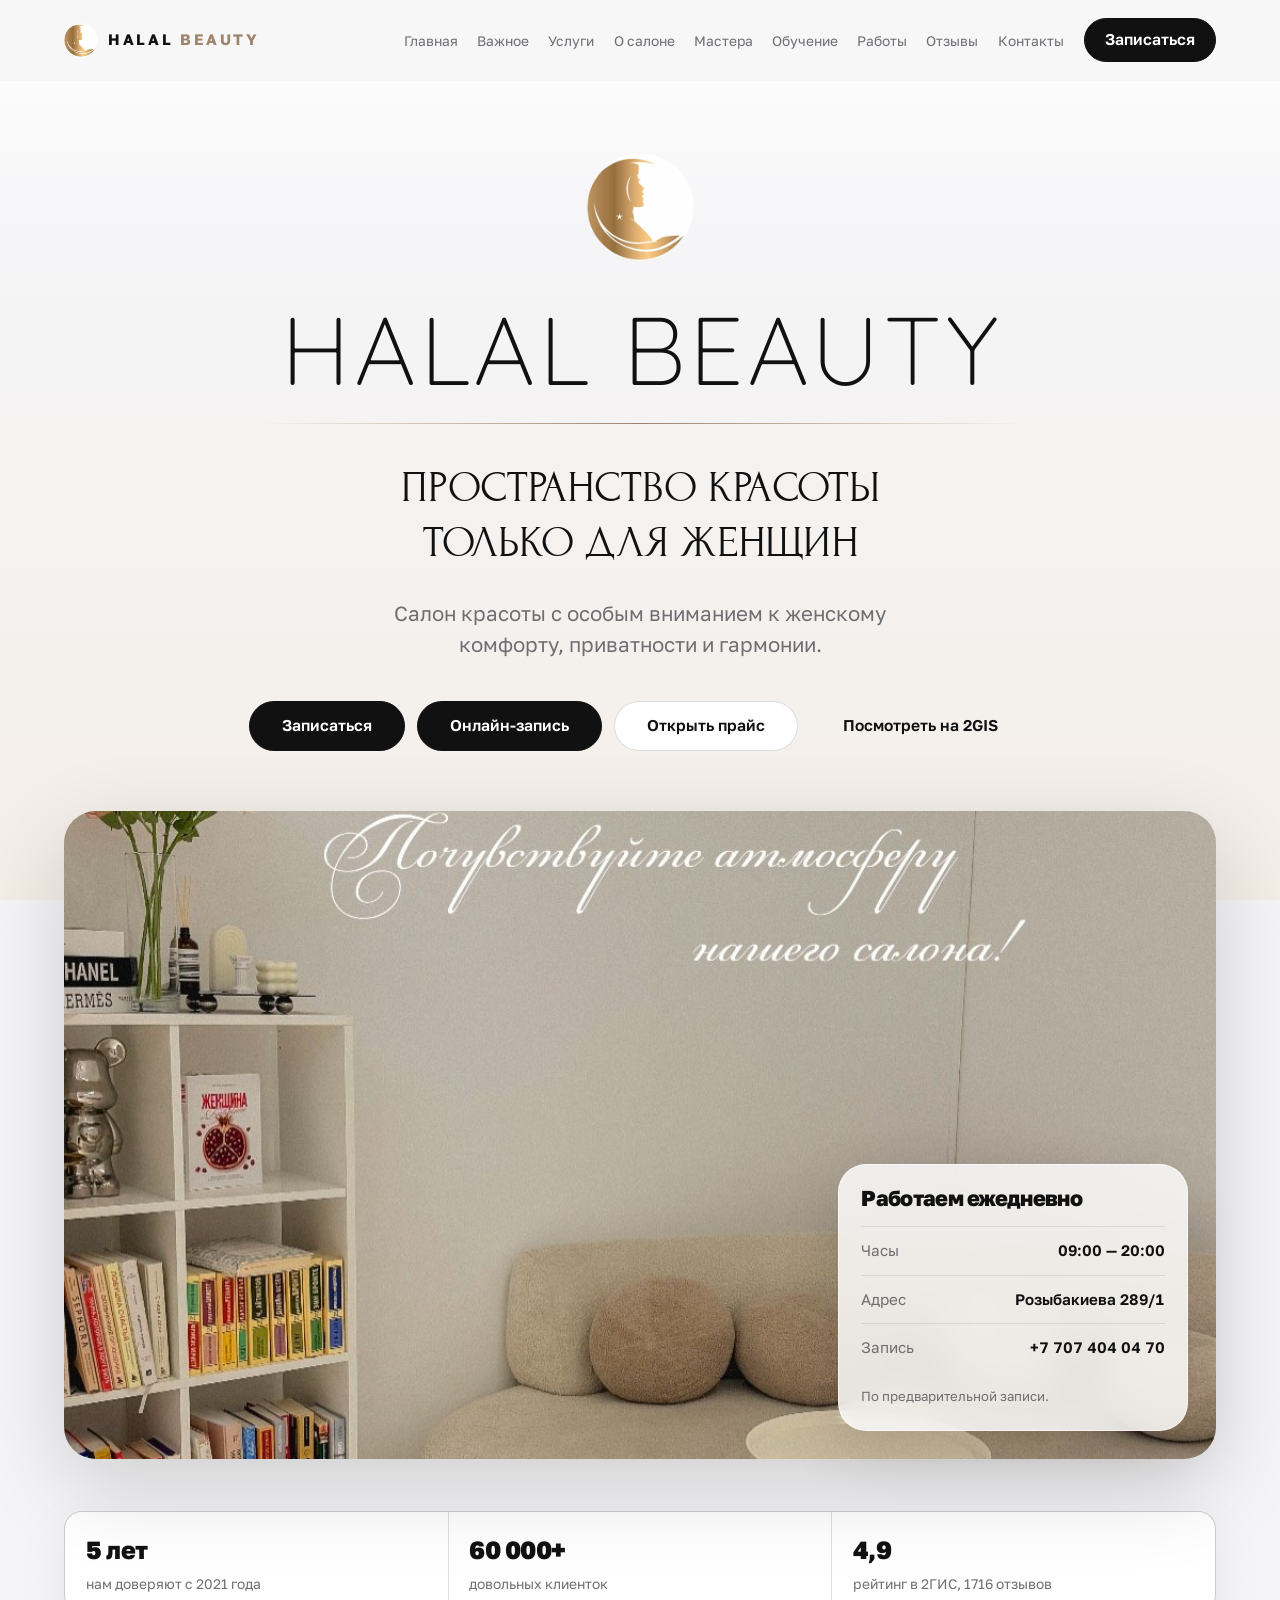
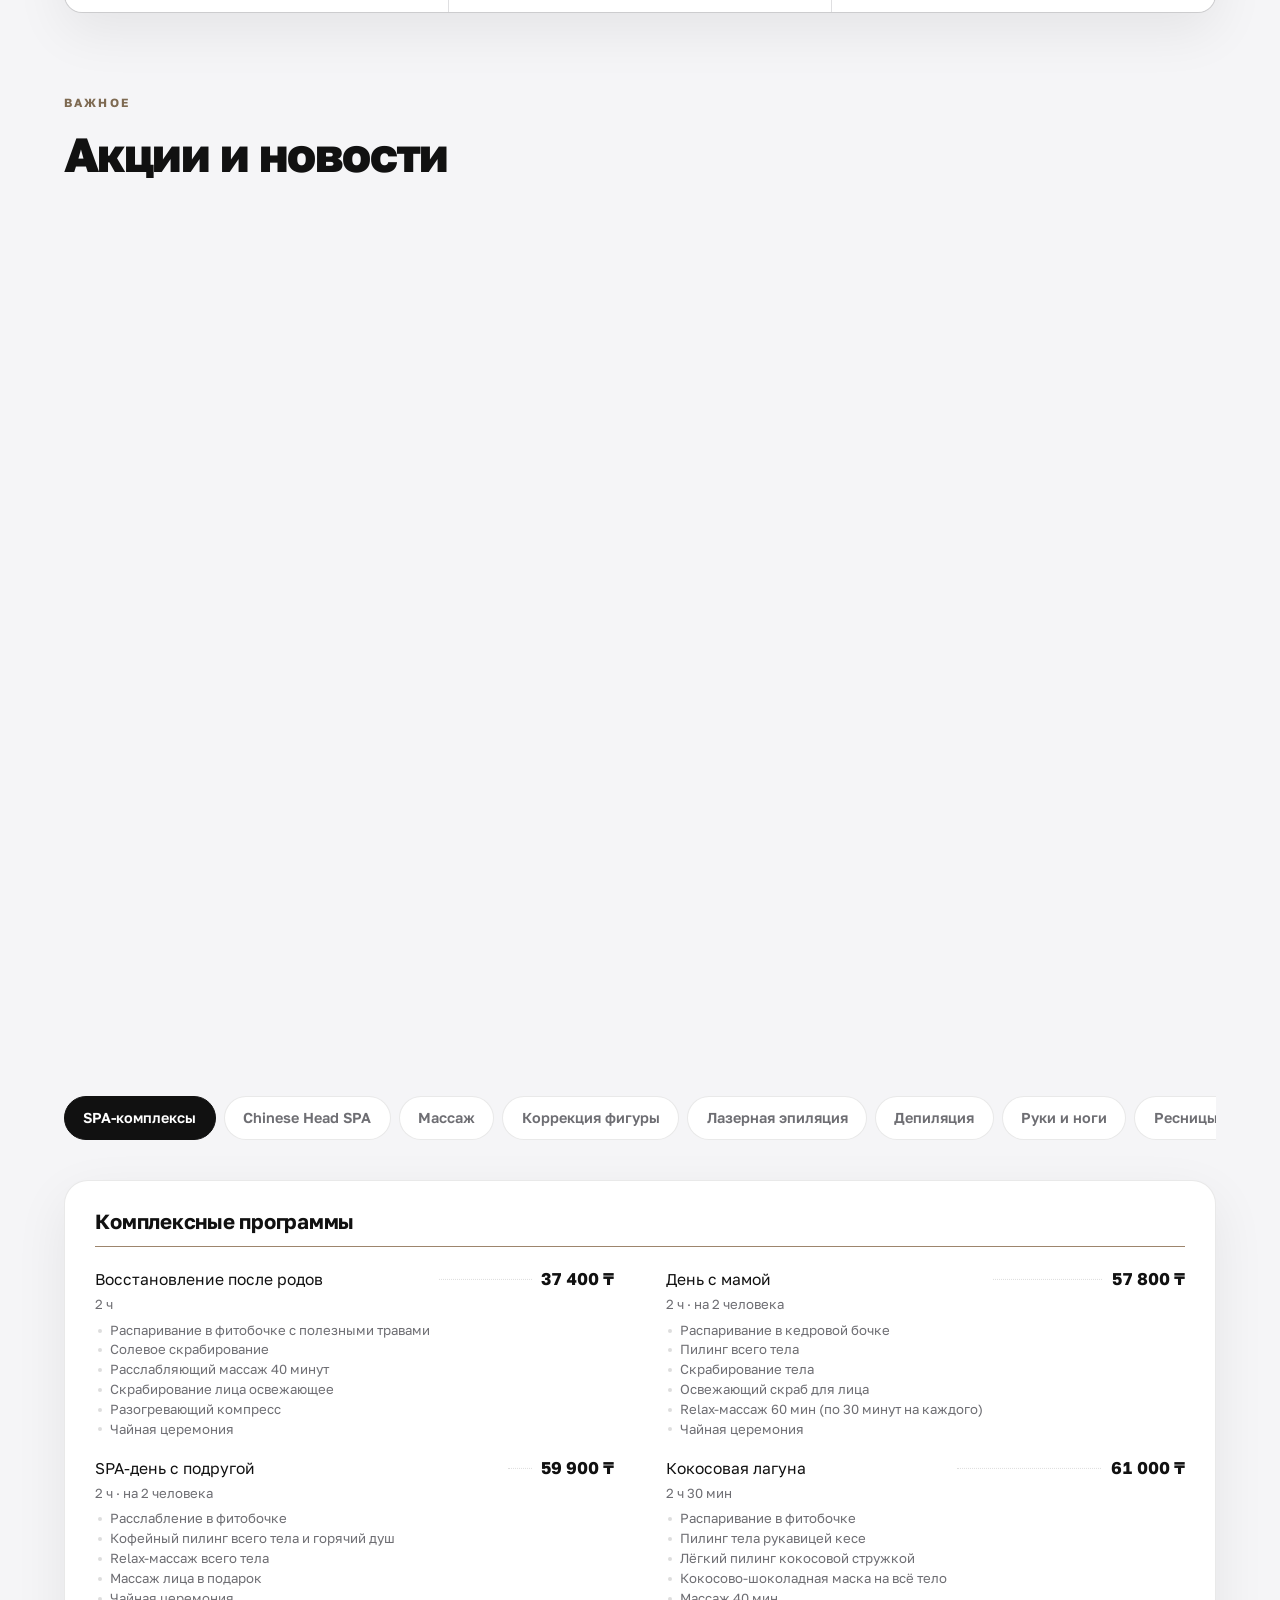
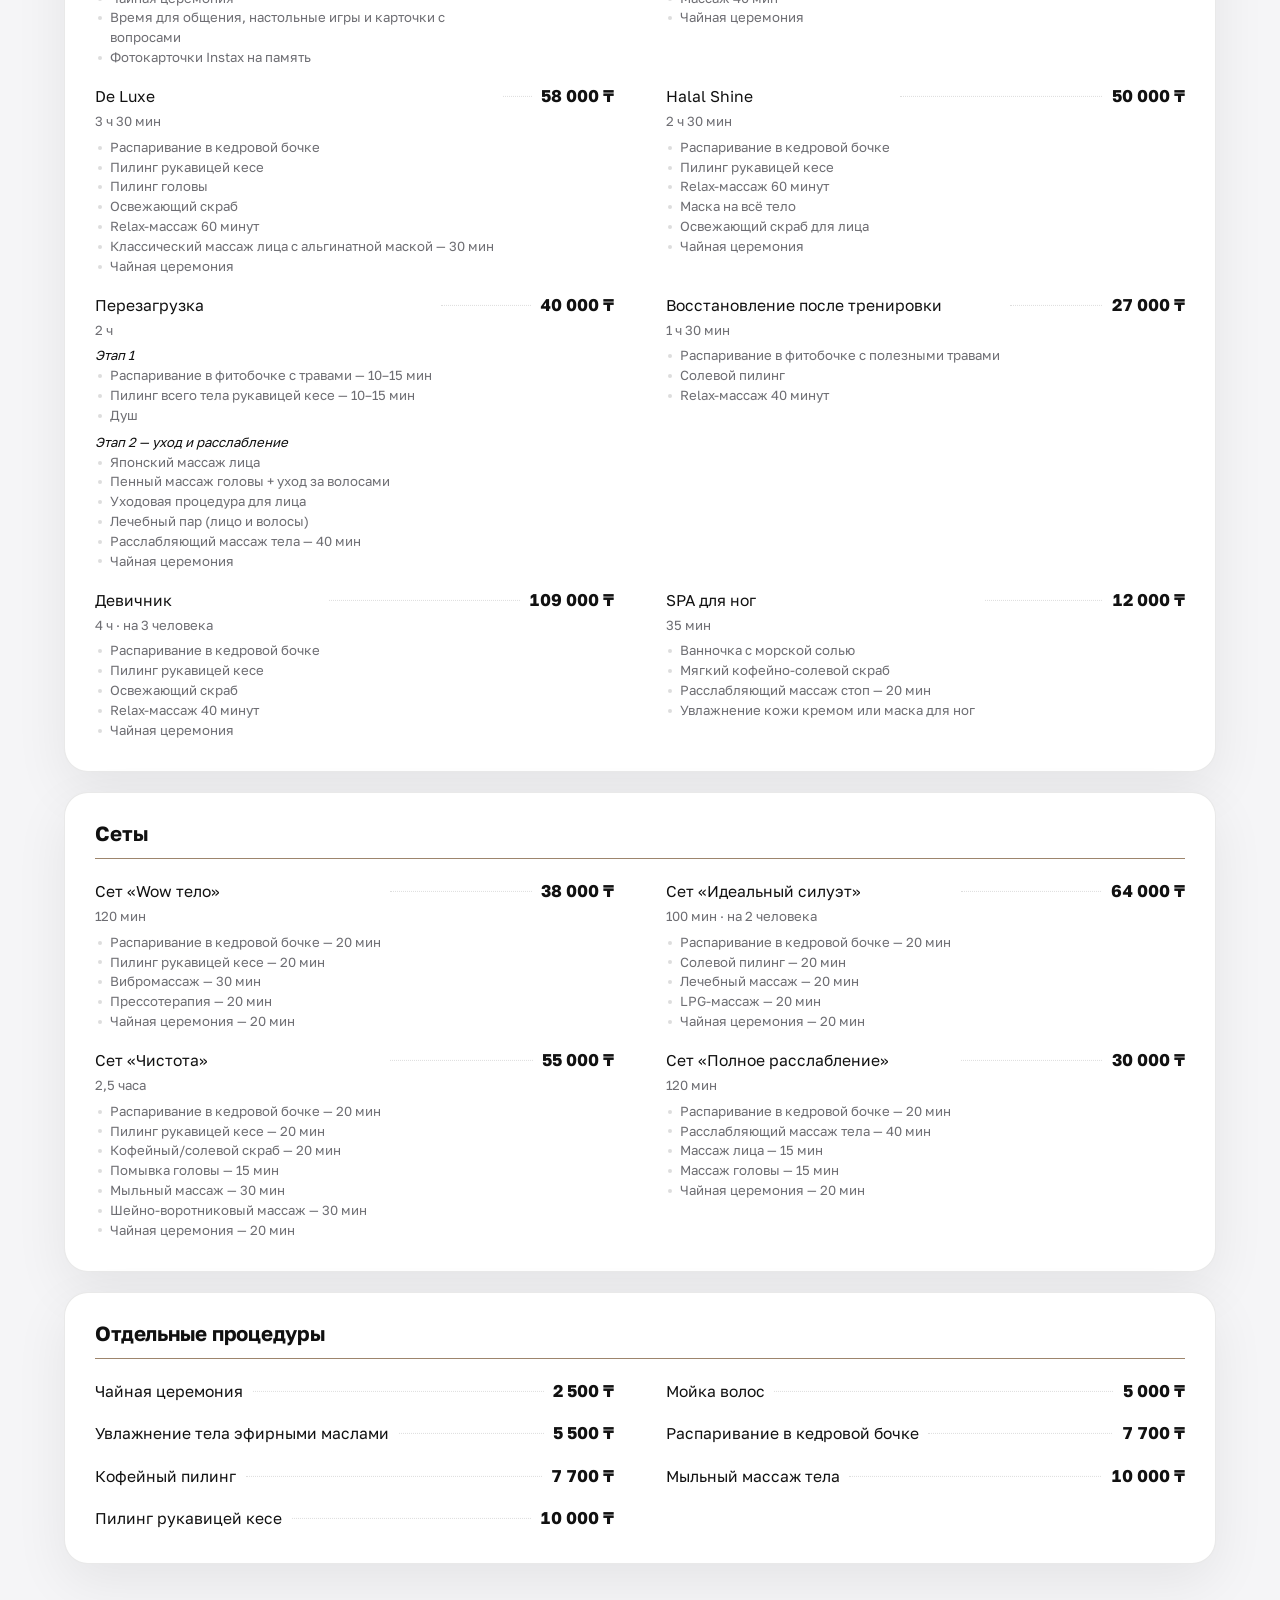
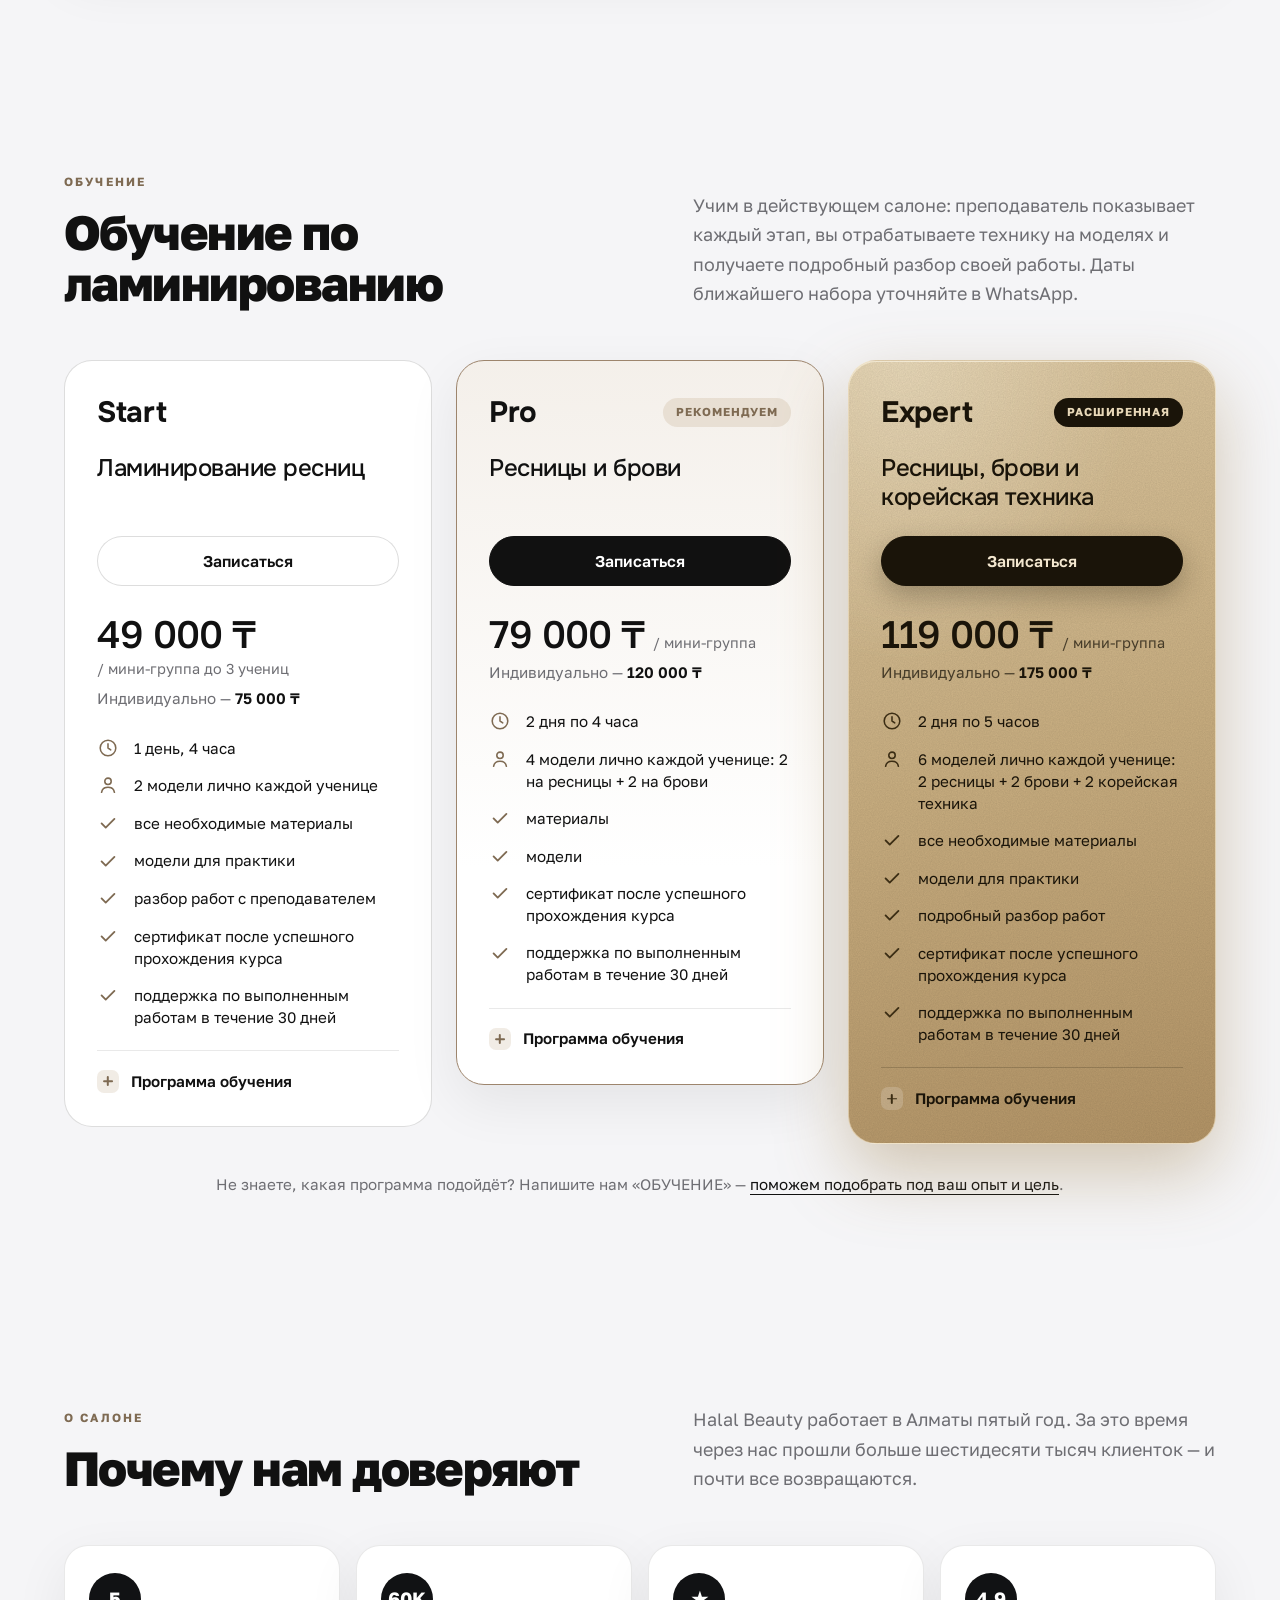
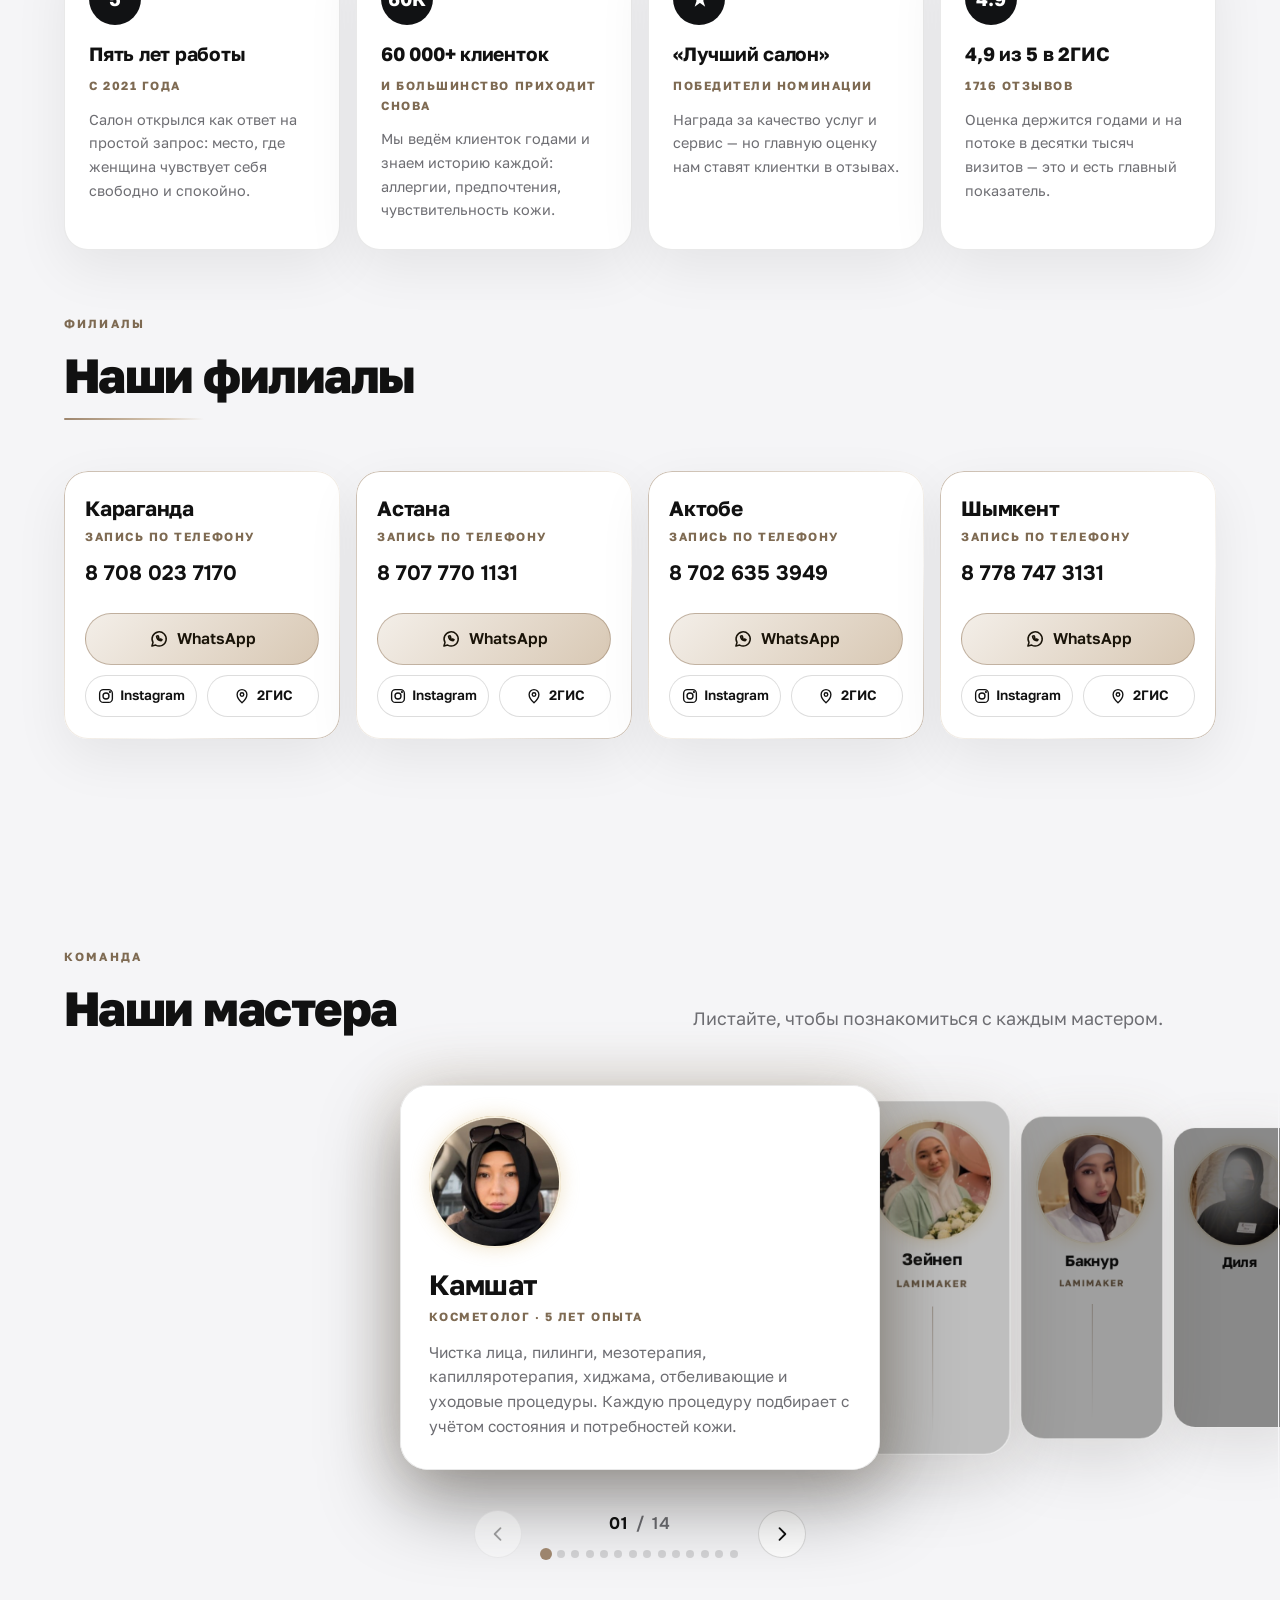
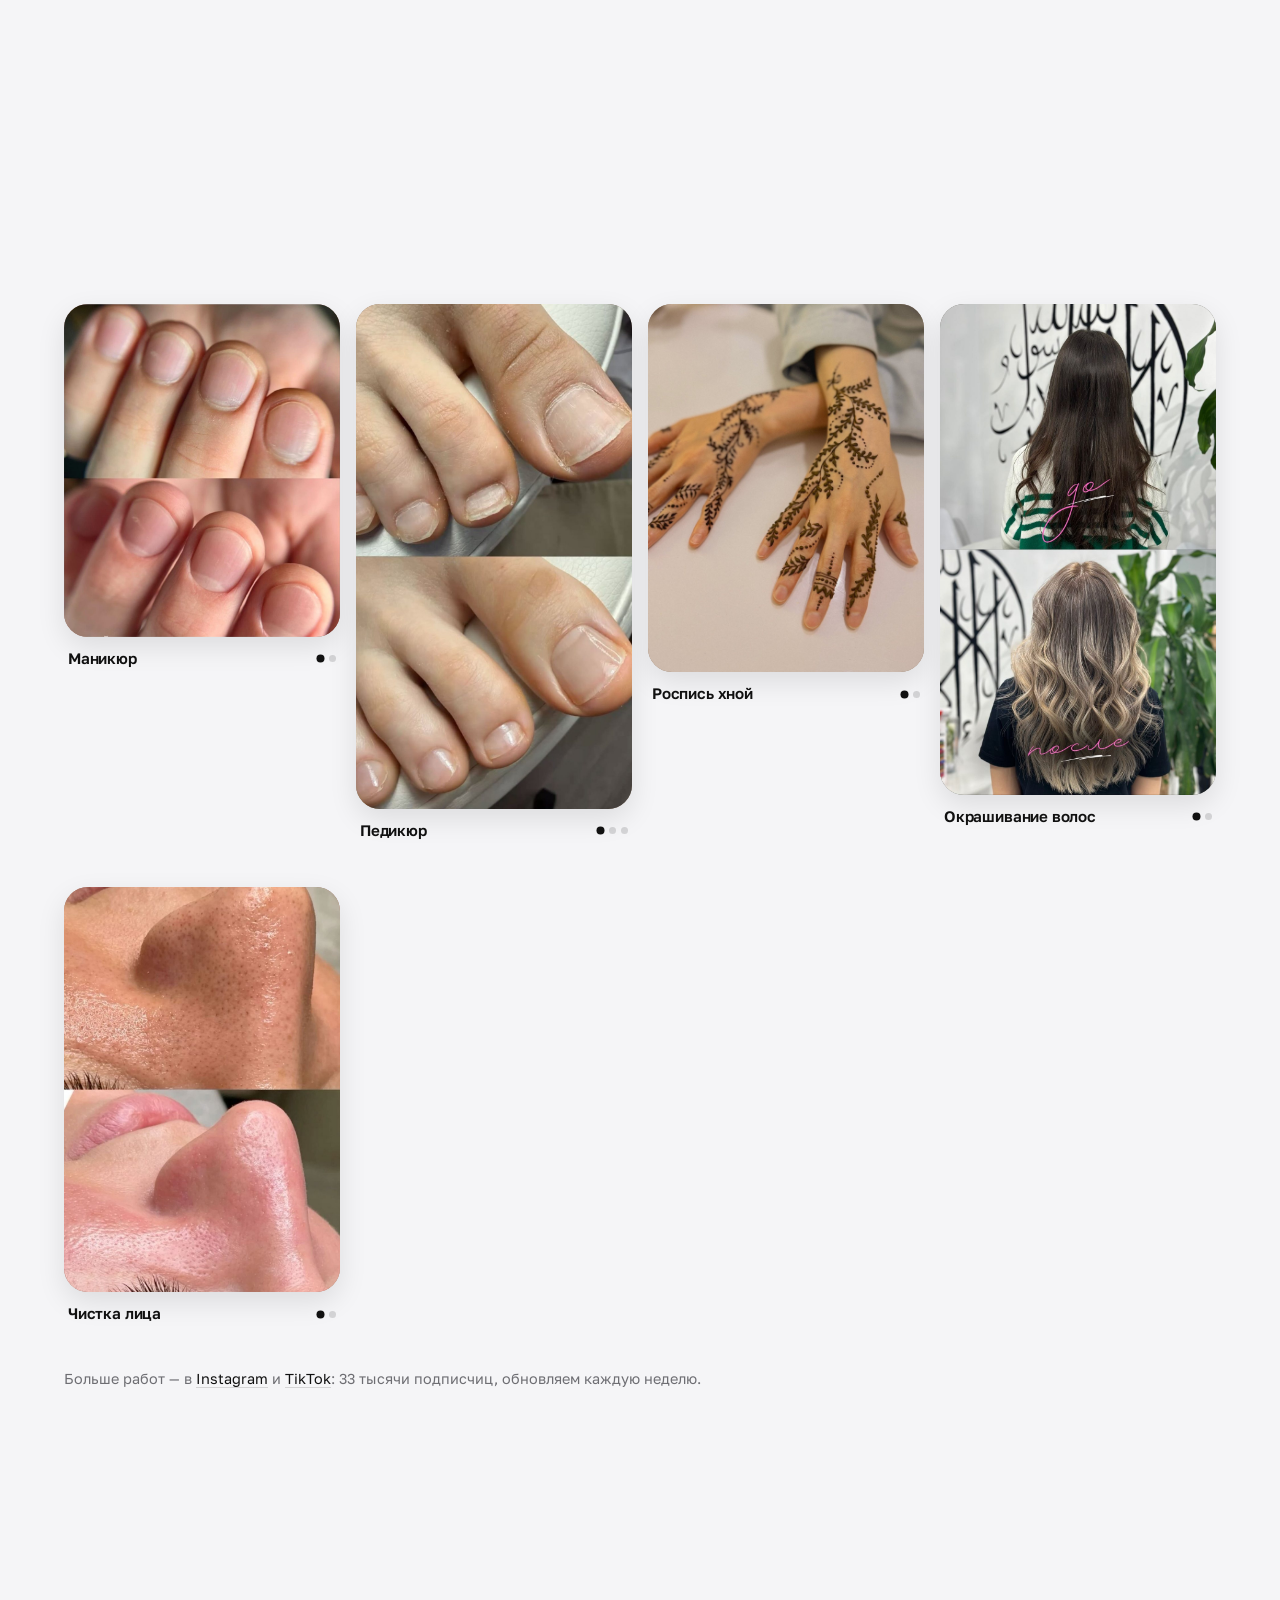
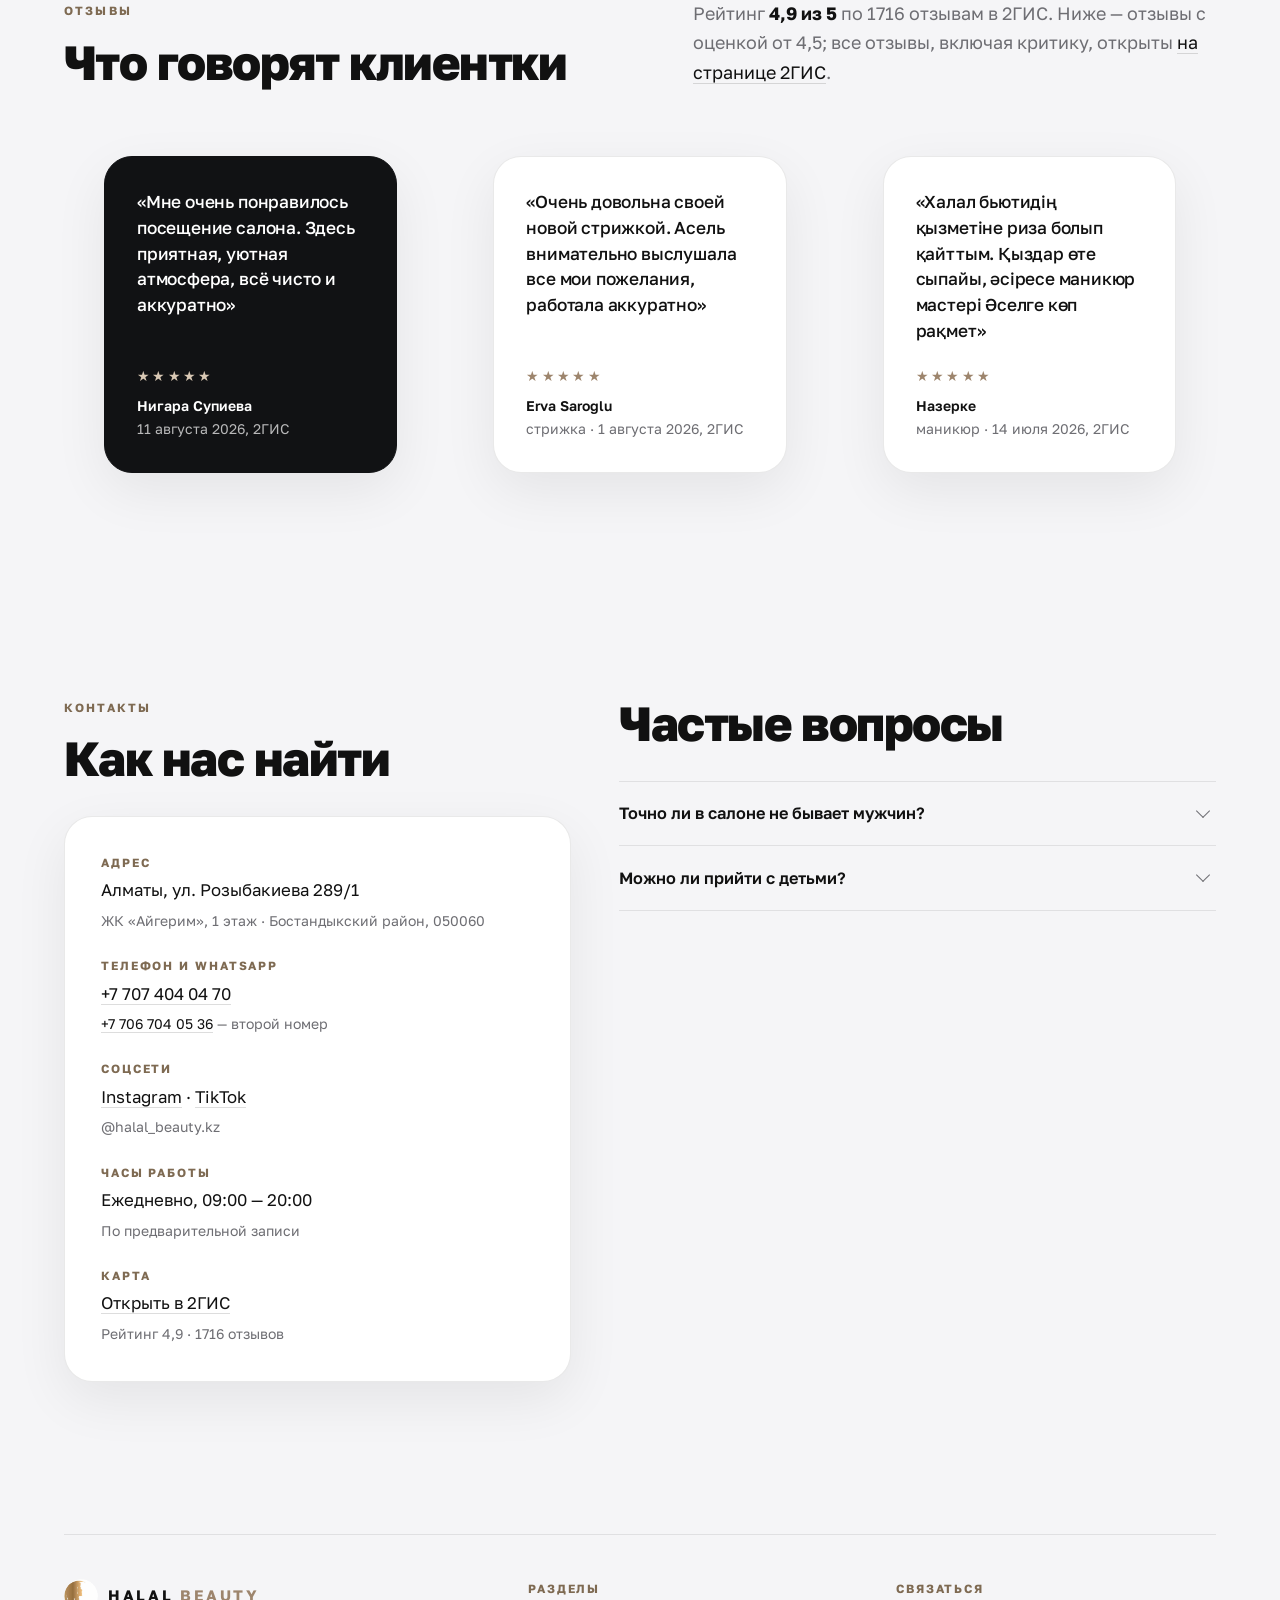
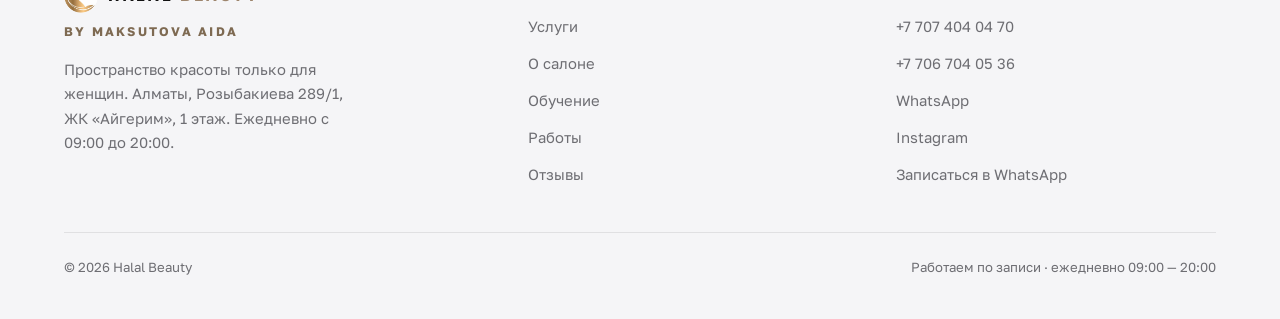
<file: index.html>
<!doctype html>
<html lang="ru">
<head>
<meta charset="utf-8">
<meta name="viewport" content="width=device-width, initial-scale=1, viewport-fit=cover">
<title>Halal Beauty — женский салон красоты в Алматы</title>
<meta name="description" content="Женский салон красоты Halal Beauty в Алматы: лазерная эпиляция, SPA, массаж, маникюр, ресницы и брови, хиджама. Только женский коллектив, 5 лет работы, 60 000+ клиенток.">
<meta name="theme-color" content="#F5F5F7">

<link rel="icon" type="image/png" sizes="64x64" href="favicon.png">
<link rel="icon" type="image/png" sizes="512x512" href="logo.png">
<link rel="apple-touch-icon" sizes="180x180" href="apple-touch-icon.png">

<link rel="preconnect" href="https://fonts.googleapis.com">
<link rel="preconnect" href="https://fonts.gstatic.com" crossorigin>
<link rel="stylesheet" href="https://fonts.googleapis.com/css2?family=Golos+Text:wght@400;500;600;700;800;900&family=Onest:wght@300;400;500;600&family=Forum&family=Quicksand:wght@300&display=swap">
<link rel="stylesheet" href="styles.css?v=20261125d">
<script>document.documentElement.classList.add('js');</script>
</head>
<body>
<!-- BUILD:START -->

<!-- Якорь «наверх». На самой шапке он не работал: она sticky и всегда
     в зоне видимости, поэтому браузер считал цель достигнутой и не скроллил. -->
<span id="top" class="anchor-top"></span>

<header class="header">
  <div class="wrap header-inner">
    <a class="brand" href="#top">
      <img class="brand-mark" src="logo.png" width="512" height="512" alt="Halal Beauty">
      <span>Halal <em>Beauty</em></span>
    </a>

    <button class="burger" type="button" aria-label="Меню" aria-expanded="false" aria-controls="nav">
      <i></i><i></i><i></i>
    </button>

    <nav class="nav" id="nav">
      <ul class="nav-links">
        <li class="nav-home"><a href="#top">Главная</a></li>
        <li data-news-link hidden><a href="#news">Важное</a></li>
        <li><a href="#services">Услуги</a></li>
        <li><a href="#trust">О салоне</a></li>
        <li><a href="#masters">Мастера</a></li>
        <li><a href="#training">Обучение</a></li>
        <li><a href="#works">Работы</a></li>
        <li><a href="#reviews">Отзывы</a></li>
        <li><a href="#contacts">Контакты</a></li>
      </ul>
      <a class="btn btn-primary" data-c-href="wa" href="https://wa.me/77074040470" target="_blank" rel="noopener">Записаться</a>
    </nav>
  </div>
</header>

<main>
  <!-- ---------- Первый экран ---------- -->
  <section class="hero">
    <div class="wrap">
      <div class="hero-copy reveal">
        <img class="hero-logo" src="logo.png" width="512" height="512" alt="Halal Beauty">
        <h1>
          <span class="hero-title">Halal Beauty</span>
          <span class="hero-sub">Пространство красоты <span>только для женщин</span></span>
        </h1>
        <p class="hero-lead">
          Салон красоты с особым вниманием к женскому комфорту, приватности и гармонии.
        </p>
        <div class="hero-actions">
          <a class="btn btn-primary" data-c-href="wa" href="https://wa.me/77074040470" target="_blank" rel="noopener">Записаться</a>
          <a class="btn btn-primary" data-c-href="booking" data-c-if="booking" href="https://widget.sonline.su/ru/services/?placeid=999961112" target="_blank" rel="noopener">Онлайн-запись</a>
          <a class="btn btn-ghost" href="#services">Открыть прайс</a>
          <a class="btn btn-plain" data-c-href="gis" data-c-if="gis" href="https://2gis.kz/almaty/geo/70000001045331437">Посмотреть на 2GIS</a>
        </div>
      </div>

      <!-- Замените на фото интерьера: <img src="..." alt="Интерьер салона" loading="lazy"> -->
      <div class="hero-frame reveal">
        <div class="hero-photo"></div>

        <aside class="hero-glass">
          <h2 data-c="work_days">Работаем ежедневно</h2>
          <ul class="glass-lines">
            <li><span>Часы</span><b data-c="hours">09:00 — 20:00</b></li>
            <li><span>Адрес</span><b data-c="street">Розыбакиева 289/1</b></li>
            <li><span>Запись</span><b data-c="phone">+7 707 404 04 70</b></li>
          </ul>
          <small>По предварительной записи.</small>
        </aside>
      </div>

      <ul class="hero-facts reveal">
        <li><b>5 лет</b><span>нам доверяют с 2021 года</span></li>
        <li><b>60 000+</b><span>довольных клиенток</span></li>
        <li><b data-c="rating">4,9</b><span data-c="rating_fact">рейтинг в 2ГИС, 1716 отзывов</span></li>
      </ul>
    </div>
  </section>

  <!-- ---------- Важное: акции, поздравления, объявления ---------- -->
  <!-- NEWS:START — сгенерировано render.py из data/news.json, руками не править -->
  <section id="news" class="news" hidden>
    <div class="wrap">
      <div class="sec-head reveal">
        <div>
          <p class="eyebrow">Важное</p>
          <h2>Акции и новости</h2>
        </div>
      </div>
      <div class="news-grid reveal">
        <article class="news-card is-promo" data-from="2026-11-25" data-to="2026-11-25" hidden>
          <div class="news-body">
            <p class="news-tag">Акция<span class="news-term"></span></p>
            <h3>Ламинирование комбо+окрашивание бровей хной</h3>
            <p class="news-text">Ламинирование комбо<br>Окрашивание бровей хной</p>
            <p class="news-price"><b>17 500 ₸</b> <s aria-label="Старая цена">21 900 ₸</s></p>
            <a class="btn btn-primary" href="https://wa.me/77074040470?text=%D0%97%D0%B4%D1%80%D0%B0%D0%B2%D1%81%D1%82%D0%B2%D1%83%D0%B9%D1%82%D0%B5%21%20%D0%A5%D0%BE%D1%87%D1%83%20%D0%B7%D0%B0%D0%BF%D0%B8%D1%81%D0%B0%D1%82%D1%8C%D1%81%D1%8F%20%D0%BF%D0%BE%20%D0%B0%D0%BA%D1%86%D0%B8%D0%B8%20%C2%AB%D0%9B%D0%B0%D0%BC%D0%B8%D0%BD%D0%B8%D1%80%D0%BE%D0%B2%D0%B0%D0%BD%D0%B8%D0%B5%20%D0%BA%D0%BE%D0%BC%D0%B1%D0%BE%2B%D0%BE%D0%BA%D1%80%D0%B0%D1%88%D0%B8%D0%B2%D0%B0%D0%BD%D0%B8%D0%B5%20%D0%B1%D1%80%D0%BE%D0%B2%D0%B5%D0%B9%20%D1%85%D0%BD%D0%BE%D0%B9%C2%BB" target="_blank" rel="noopener">Записаться</a>
          </div>
        </article>
        <article class="news-card is-promo">
          <div class="news-body">
            <p class="news-tag">Акция<span class="news-term"></span></p>
            <h3>Сет «Забота о себе»</h3>
            <p class="news-text">Всё, что нужно для красоты, лёгкости и приятного отдыха.<br>— Маникюр<br>— Педикюр<br>— Шейно-воротниковый массаж<br>— Массаж стоп<br>Продолжительность: 2 часа</p>
            <p class="news-price"><b>27 500 ₸</b> <s aria-label="Старая цена">34 400 ₸</s></p>
            <a class="btn btn-primary" href="https://wa.me/77074040470?text=%D0%97%D0%B4%D1%80%D0%B0%D0%B2%D1%81%D1%82%D0%B2%D1%83%D0%B9%D1%82%D0%B5%21%20%D0%A5%D0%BE%D1%87%D1%83%20%D0%B7%D0%B0%D0%BF%D0%B8%D1%81%D0%B0%D1%82%D1%8C%D1%81%D1%8F%20%D0%BF%D0%BE%20%D0%B0%D0%BA%D1%86%D0%B8%D0%B8%20%C2%AB%D0%A1%D0%B5%D1%82%20%C2%AB%D0%97%D0%B0%D0%B1%D0%BE%D1%82%D0%B0%20%D0%BE%20%D1%81%D0%B5%D0%B1%D0%B5%C2%BB%C2%BB" target="_blank" rel="noopener">Записаться</a>
          </div>
        </article>
        <article class="news-card is-promo">
          <div class="news-body">
            <p class="news-tag">Акция<span class="news-term"></span></p>
            <h3>Сет «Гармония»</h3>
            <p class="news-text">Красота, уход и расслабление в одном сете.<br>— Распаривание в кедровой бочке<br>— Пилинг рукавицей кесе<br>— Массаж тела, 30 минут<br>— Маникюр<br>— Ламинирование ресниц или бровей<br>Продолжительность: 2,5 часа</p>
            <p class="news-price"><b>34 000 ₸</b></p>
            <a class="btn btn-primary" href="https://wa.me/77074040470?text=%D0%97%D0%B4%D1%80%D0%B0%D0%B2%D1%81%D1%82%D0%B2%D1%83%D0%B9%D1%82%D0%B5%21%20%D0%A5%D0%BE%D1%87%D1%83%20%D0%B7%D0%B0%D0%BF%D0%B8%D1%81%D0%B0%D1%82%D1%8C%D1%81%D1%8F%20%D0%BF%D0%BE%20%D0%B0%D0%BA%D1%86%D0%B8%D0%B8%20%C2%AB%D0%A1%D0%B5%D1%82%20%C2%AB%D0%93%D0%B0%D1%80%D0%BC%D0%BE%D0%BD%D0%B8%D1%8F%C2%BB%C2%BB" target="_blank" rel="noopener">Записаться</a>
          </div>
        </article>
        <article class="news-card is-promo">
          <div class="news-body">
            <p class="news-tag">Акция<span class="news-term"></span></p>
            <h3>Сет «Полное обновление»</h3>
            <p class="news-text">— Японский массаж лица<br>— Пенный массаж головы<br>— Массаж головы<br>— Уходовая процедура для волос<br>— Расслабляющий мыльный массаж шейно-воротниковой зоны<br>— Уходовая процедура для лица<br>— Лечебный пар<br>— Маникюр<br>— Педикюр<br>Продолжительность: 3 часа</p>
            <p class="news-price"><b>35 000 ₸</b> <s aria-label="Старая цена">43 900 ₸</s></p>
            <a class="btn btn-primary" href="https://wa.me/77074040470?text=%D0%97%D0%B4%D1%80%D0%B0%D0%B2%D1%81%D1%82%D0%B2%D1%83%D0%B9%D1%82%D0%B5%21%20%D0%A5%D0%BE%D1%87%D1%83%20%D0%B7%D0%B0%D0%BF%D0%B8%D1%81%D0%B0%D1%82%D1%8C%D1%81%D1%8F%20%D0%BF%D0%BE%20%D0%B0%D0%BA%D1%86%D0%B8%D0%B8%20%C2%AB%D0%A1%D0%B5%D1%82%20%C2%AB%D0%9F%D0%BE%D0%BB%D0%BD%D0%BE%D0%B5%20%D0%BE%D0%B1%D0%BD%D0%BE%D0%B2%D0%BB%D0%B5%D0%BD%D0%B8%D0%B5%C2%BB%C2%BB" target="_blank" rel="noopener">Записаться</a>
          </div>
        </article>
      </div>
    </div>
  </section>
  <!-- NEWS:END -->

  <!-- ---------- Услуги ---------- -->
  <section id="services">
    <div class="wrap">
      <div class="sec-head reveal">
        <div>
          <p class="eyebrow">Прайс-лист</p>
          <h2>Услуги и цены</h2>
        </div>
        <p class="lead">
          Полный уход в одном месте — от SPA-комплексов и лазерной эпиляции до косметологии
          и хиджамы.
        </p>
      </div>

      <!-- SERVICES:START — сгенерировано render.py из data/services.json, руками не править -->
      <div class="cat-nav reveal" role="tablist" aria-label="Категории услуг">
        <button type="button" role="tab" id="tab-spa" aria-controls="panel-spa" aria-selected="true">SPA-комплексы</button>
        <button type="button" role="tab" id="tab-headspa" aria-controls="panel-headspa" aria-selected="false">Chinese Head SPA</button>
        <button type="button" role="tab" id="tab-massage" aria-controls="panel-massage" aria-selected="false">Массаж</button>
        <button type="button" role="tab" id="tab-figure" aria-controls="panel-figure" aria-selected="false">Коррекция фигуры</button>
        <button type="button" role="tab" id="tab-laser" aria-controls="panel-laser" aria-selected="false">Лазерная эпиляция</button>
        <button type="button" role="tab" id="tab-depil" aria-controls="panel-depil" aria-selected="false">Депиляция</button>
        <button type="button" role="tab" id="tab-hands" aria-controls="panel-hands" aria-selected="false">Руки и ноги</button>
        <button type="button" role="tab" id="tab-lashes" aria-controls="panel-lashes" aria-selected="false">Ресницы и брови</button>
        <button type="button" role="tab" id="tab-hair" aria-controls="panel-hair" aria-selected="false">Волосы</button>
        <button type="button" role="tab" id="tab-cosmo" aria-controls="panel-cosmo" aria-selected="false">Косметология и хиджама</button>
        <button type="button" role="tab" id="tab-other" aria-controls="panel-other" aria-selected="false">Хна, макияж, прокол ушей</button>
      </div>

      <div class="menu cat-panel" id="panel-spa" role="tabpanel" aria-labelledby="tab-spa">
        <div class="menu-group split">
          <h3>Комплексные программы</h3>
          <ul>
            <li class="menu-row">
              <span class="name">Восстановление после родов<small class="meta">2 ч</small><span class="incl">
                <span>Распаривание в фитобочке с полезными травами</span>
                <span>Солевое скрабирование</span>
                <span>Расслабляющий массаж 40 минут</span>
                <span>Скрабирование лица освежающее</span>
                <span>Разогревающий компресс</span>
                <span>Чайная церемония</span>
              </span></span>
              <span class="dots"></span><span class="price">37 400 ₸</span>
            </li>
            <li class="menu-row">
              <span class="name">День с мамой<small class="meta">2 ч · на 2 человека</small><span class="incl">
                <span>Распаривание в кедровой бочке</span>
                <span>Пилинг всего тела</span>
                <span>Скрабирование тела</span>
                <span>Освежающий скраб для лица</span>
                <span>Relax-массаж 60 мин (по 30 минут на каждого)</span>
                <span>Чайная церемония</span>
              </span></span>
              <span class="dots"></span><span class="price">57 800 ₸</span>
            </li>
            <li class="menu-row">
              <span class="name">SPA-день с подругой<small class="meta">2 ч · на 2 человека</small><span class="incl">
                <span>Расслабление в фитобочке</span>
                <span>Кофейный пилинг всего тела и горячий душ</span>
                <span>Relax-массаж всего тела</span>
                <span>Массаж лица в подарок</span>
                <span>Чайная церемония</span>
                <span>Время для общения, настольные игры и карточки с вопросами</span>
                <span>Фотокарточки Instax на память</span>
              </span></span>
              <span class="dots"></span><span class="price">59 900 ₸</span>
            </li>
            <li class="menu-row">
              <span class="name">Кокосовая лагуна<small class="meta">2 ч 30 мин</small><span class="incl">
                <span>Распаривание в фитобочке</span>
                <span>Пилинг тела рукавицей кесе</span>
                <span>Лёгкий пилинг кокосовой стружкой</span>
                <span>Кокосово-шоколадная маска на всё тело</span>
                <span>Массаж 40 мин</span>
                <span>Чайная церемония</span>
              </span></span>
              <span class="dots"></span><span class="price">61 000 ₸</span>
            </li>
            <li class="menu-row">
              <span class="name">De Luxe<small class="meta">3 ч 30 мин</small><span class="incl">
                <span>Распаривание в кедровой бочке</span>
                <span>Пилинг рукавицей кесе</span>
                <span>Пилинг головы</span>
                <span>Освежающий скраб</span>
                <span>Relax-массаж 60 минут</span>
                <span>Классический массаж лица с альгинатной маской — 30 мин</span>
                <span>Чайная церемония</span>
              </span></span>
              <span class="dots"></span><span class="price">58 000 ₸</span>
            </li>
            <li class="menu-row">
              <span class="name">Halal Shine<small class="meta">2 ч 30 мин</small><span class="incl">
                <span>Распаривание в кедровой бочке</span>
                <span>Пилинг рукавицей кесе</span>
                <span>Relax-массаж 60 минут</span>
                <span>Маска на всё тело</span>
                <span>Освежающий скраб для лица</span>
                <span>Чайная церемония</span>
              </span></span>
              <span class="dots"></span><span class="price">50 000 ₸</span>
            </li>
            <li class="menu-row">
              <span class="name">Перезагрузка<small class="meta">2 ч</small><span class="incl">
                <span class="stage">Этап 1</span>
                <span>Распаривание в фитобочке с травами — 10–15 мин</span>
                <span>Пилинг всего тела рукавицей кесе — 10–15 мин</span>
                <span>Душ</span>
                <span class="stage">Этап 2 — уход и расслабление</span>
                <span>Японский массаж лица</span>
                <span>Пенный массаж головы + уход за волосами</span>
                <span>Уходовая процедура для лица</span>
                <span>Лечебный пар (лицо и волосы)</span>
                <span>Расслабляющий массаж тела — 40 мин</span>
                <span>Чайная церемония</span>
              </span></span>
              <span class="dots"></span><span class="price">40 000 ₸</span>
            </li>
            <li class="menu-row">
              <span class="name">Восстановление после тренировки<small class="meta">1 ч 30 мин</small><span class="incl">
                <span>Распаривание в фитобочке с полезными травами</span>
                <span>Солевой пилинг</span>
                <span>Relax-массаж 40 минут</span>
              </span></span>
              <span class="dots"></span><span class="price">27 000 ₸</span>
            </li>
            <li class="menu-row">
              <span class="name">Девичник<small class="meta">4 ч · на 3 человека</small><span class="incl">
                <span>Распаривание в кедровой бочке</span>
                <span>Пилинг рукавицей кесе</span>
                <span>Освежающий скраб</span>
                <span>Relax-массаж 40 минут</span>
                <span>Чайная церемония</span>
              </span></span>
              <span class="dots"></span><span class="price">109 000 ₸</span>
            </li>
            <li class="menu-row">
              <span class="name">SPA для ног<small class="meta">35 мин</small><span class="incl">
                <span>Ванночка с морской солью</span>
                <span>Мягкий кофейно-солевой скраб</span>
                <span>Расслабляющий массаж стоп — 20 мин</span>
                <span>Увлажнение кожи кремом или маска для ног</span>
              </span></span>
              <span class="dots"></span><span class="price">12 000 ₸</span>
            </li>
          </ul>
        </div>
        <div class="menu-group split">
          <h3>Сеты</h3>
          <ul>
            <li class="menu-row">
              <span class="name">Сет «Wow тело»<small class="meta">120 мин</small><span class="incl">
                <span>Распаривание в кедровой бочке — 20 мин</span>
                <span>Пилинг рукавицей кесе — 20 мин</span>
                <span>Вибромассаж — 30 мин</span>
                <span>Прессотерапия — 20 мин</span>
                <span>Чайная церемония — 20 мин</span>
              </span></span>
              <span class="dots"></span><span class="price">38 000 ₸</span>
            </li>
            <li class="menu-row">
              <span class="name">Сет «Идеальный силуэт»<small class="meta">100 мин · на 2 человека</small><span class="incl">
                <span>Распаривание в кедровой бочке — 20 мин</span>
                <span>Солевой пилинг — 20 мин</span>
                <span>Лечебный массаж — 20 мин</span>
                <span>LPG-массаж — 20 мин</span>
                <span>Чайная церемония — 20 мин</span>
              </span></span>
              <span class="dots"></span><span class="price">64 000 ₸</span>
            </li>
            <li class="menu-row">
              <span class="name">Сет «Чистота»<small class="meta">2,5 часа</small><span class="incl">
                <span>Распаривание в кедровой бочке — 20 мин</span>
                <span>Пилинг рукавицей кесе — 20 мин</span>
                <span>Кофейный/солевой скраб — 20 мин</span>
                <span>Помывка головы — 15 мин</span>
                <span>Мыльный массаж — 30 мин</span>
                <span>Шейно-воротниковый массаж — 30 мин</span>
                <span>Чайная церемония — 20 мин</span>
              </span></span>
              <span class="dots"></span><span class="price">55 000 ₸</span>
            </li>
            <li class="menu-row">
              <span class="name">Сет «Полное расслабление»<small class="meta">120 мин</small><span class="incl">
                <span>Распаривание в кедровой бочке — 20 мин</span>
                <span>Расслабляющий массаж тела — 40 мин</span>
                <span>Массаж лица — 15 мин</span>
                <span>Массаж головы — 15 мин</span>
                <span>Чайная церемония — 20 мин</span>
              </span></span>
              <span class="dots"></span><span class="price">30 000 ₸</span>
            </li>
          </ul>
        </div>
        <div class="menu-group split">
          <h3>Отдельные процедуры</h3>
          <ul>
            <li class="menu-row">
              <span class="name">Чайная церемония</span>
              <span class="dots"></span><span class="price">2 500 ₸</span>
            </li>
            <li class="menu-row">
              <span class="name">Мойка волос</span>
              <span class="dots"></span><span class="price">5 000 ₸</span>
            </li>
            <li class="menu-row">
              <span class="name">Увлажнение тела эфирными маслами</span>
              <span class="dots"></span><span class="price">5 500 ₸</span>
            </li>
            <li class="menu-row">
              <span class="name">Распаривание в кедровой бочке</span>
              <span class="dots"></span><span class="price">7 700 ₸</span>
            </li>
            <li class="menu-row">
              <span class="name">Кофейный пилинг</span>
              <span class="dots"></span><span class="price">7 700 ₸</span>
            </li>
            <li class="menu-row">
              <span class="name">Мыльный массаж тела</span>
              <span class="dots"></span><span class="price">10 000 ₸</span>
            </li>
            <li class="menu-row">
              <span class="name">Пилинг рукавицей кесе</span>
              <span class="dots"></span><span class="price">10 000 ₸</span>
            </li>
          </ul>
        </div>
      </div>
      <div class="menu cat-panel" id="panel-headspa" role="tabpanel" aria-labelledby="tab-headspa" hidden>
        <div class="menu-group split">
          <h3>Комплексы</h3>
          <ul>
            <li class="menu-row">
              <span class="name">Обновление<small class="meta">1 ч 30 мин</small><span class="incl">
                <span>Японский массаж лица</span>
                <span>Пенный массаж головы</span>
                <span>Уход за волосами</span>
                <span>Мыльный массаж шейно-воротниковой зоны</span>
                <span>Уход за лицом</span>
                <span>Лечебный пар</span>
              </span></span>
              <span class="dots"></span><span class="price">18 000 ₸</span>
            </li>
            <li class="menu-row">
              <span class="name">Relax<small class="meta">2 ч</small><span class="incl">
                <span>Точечный массаж рук и ног с эфирным маслом</span>
                <span>Японский массаж лица</span>
                <span>Пенный массаж головы</span>
                <span>Уход за волосами</span>
                <span>Уход за лицом</span>
                <span>Лечебный пар</span>
              </span></span>
              <span class="dots"></span><span class="price">25 000 ₸</span>
            </li>
            <li class="menu-row">
              <span class="name">Эйфория<small class="meta">2 ч 30 мин</small><span class="incl">
                <span>Relax-массаж тела — 60 мин</span>
                <span>Пенный массаж головы</span>
                <span>Витаминный комплекс для волос</span>
                <span>Массаж лица с увлажняющей маской — 30 мин</span>
                <span>Лечебный пар</span>
              </span></span>
              <span class="dots"></span><span class="price">37 000 ₸</span>
            </li>
          </ul>
        </div>
      </div>
      <div class="menu cat-panel" id="panel-massage" role="tabpanel" aria-labelledby="tab-massage" hidden>
        <div class="menu-group split">
          <h3>Массаж</h3>
          <ul>
            <li class="menu-row">
              <span class="name">Массаж головы</span>
              <span class="dots"></span><span class="price">9 500 ₸</span>
            </li>
            <li class="menu-row">
              <span class="name">Массаж ног и ступней</span>
              <span class="dots"></span><span class="price">9 500 ₸</span>
            </li>
            <li class="menu-row">
              <span class="name">Шейно-воротниковая зона и спина<small>30 минут</small></span>
              <span class="dots"></span><span class="price">9 500 ₸</span>
            </li>
            <li class="menu-row">
              <span class="name">Массаж лица<small>30 минут</small></span>
              <span class="dots"></span><span class="price">11 000 ₸</span>
            </li>
            <li class="menu-row">
              <span class="name">Массаж для беременных<small>40 минут</small></span>
              <span class="dots"></span><span class="price">13 500 ₸</span>
            </li>
            <li class="menu-row">
              <span class="name">Скульптурный массаж</span>
              <span class="dots"></span><span class="price">16 000 ₸</span>
            </li>
            <li class="menu-row">
              <span class="name">Relax-массаж<small>60 минут</small></span>
              <span class="dots"></span><span class="price">17 000 ₸</span>
            </li>
            <li class="menu-row">
              <span class="name">Стоун-терапия<small>Массаж горячими камнями, 60 минут</small></span>
              <span class="dots"></span><span class="price">17 000 ₸</span>
            </li>
            <li class="menu-row">
              <span class="name">Точечный массаж</span>
              <span class="dots"></span><span class="price">17 000 ₸</span>
            </li>
            <li class="menu-row">
              <span class="name">Комбо: тело и лицо<small>1 час 20 минут</small></span>
              <span class="dots"></span><span class="price">20 000 ₸</span>
            </li>
            <li class="menu-row">
              <span class="name">Огненный массаж<small>30 минут</small></span>
              <span class="dots"></span><span class="price">20 000 ₸</span>
            </li>
            <li class="menu-row">
              <span class="name">Лечебный массаж<small>60 минут</small></span>
              <span class="dots"></span><span class="price">20 000 ₸</span>
            </li>
            <li class="menu-row">
              <span class="name">Антицеллюлитный массаж<small>60 минут</small></span>
              <span class="dots"></span><span class="price">20 000 ₸</span>
            </li>
            <li class="menu-row">
              <span class="name">Мануальная терапия</span>
              <span class="dots"></span><span class="price">20 000 ₸</span>
            </li>
          </ul>
        </div>
        <div class="menu-group split">
          <h3>Массаж у топ-мастера</h3>
          <ul>
            <li class="menu-row">
              <span class="name">Массаж головы</span>
              <span class="dots"></span><span class="price">11 500 ₸</span>
            </li>
            <li class="menu-row">
              <span class="name">Массаж ног и ступней</span>
              <span class="dots"></span><span class="price">11 500 ₸</span>
            </li>
            <li class="menu-row">
              <span class="name">Шейно-воротниковая зона и спина<small>30 минут</small></span>
              <span class="dots"></span><span class="price">11 500 ₸</span>
            </li>
            <li class="menu-row">
              <span class="name">Массаж лица<small>30 минут</small></span>
              <span class="dots"></span><span class="price">13 200 ₸</span>
            </li>
            <li class="menu-row">
              <span class="name">Массаж для беременных<small>40 минут</small></span>
              <span class="dots"></span><span class="price">16 200 ₸</span>
            </li>
            <li class="menu-row">
              <span class="name">Скульптурный массаж</span>
              <span class="dots"></span><span class="price">19 200 ₸</span>
            </li>
            <li class="menu-row">
              <span class="name">Relax-массаж<small>60 минут</small></span>
              <span class="dots"></span><span class="price">20 500 ₸</span>
            </li>
            <li class="menu-row">
              <span class="name">Стоун-терапия<small>Массаж горячими камнями, 60 минут</small></span>
              <span class="dots"></span><span class="price">20 500 ₸</span>
            </li>
            <li class="menu-row">
              <span class="name">Точечный массаж</span>
              <span class="dots"></span><span class="price">20 500 ₸</span>
            </li>
            <li class="menu-row">
              <span class="name">Комбо: тело и лицо<small>1 час 20 минут</small></span>
              <span class="dots"></span><span class="price">24 000 ₸</span>
            </li>
            <li class="menu-row">
              <span class="name">Огненный массаж<small>30 минут</small></span>
              <span class="dots"></span><span class="price">24 000 ₸</span>
            </li>
            <li class="menu-row">
              <span class="name">Лечебный массаж<small>60 минут</small></span>
              <span class="dots"></span><span class="price">24 000 ₸</span>
            </li>
            <li class="menu-row">
              <span class="name">Антицеллюлитный массаж<small>60 минут</small></span>
              <span class="dots"></span><span class="price">24 000 ₸</span>
            </li>
          </ul>
        </div>
      </div>
      <div class="menu cat-panel" id="panel-figure" role="tabpanel" aria-labelledby="tab-figure" hidden>
        <div class="menu-group split">
          <h3>Аппаратные процедуры</h3>
          <ul>
            <li class="menu-row">
              <span class="name">Кавитация</span>
              <span class="dots"></span><span class="price">13 200 ₸</span>
            </li>
            <li class="menu-row">
              <span class="name">Лимфодренажный вибромассаж, 1 зона</span>
              <span class="dots"></span><span class="price">11 000 ₸</span>
            </li>
            <li class="menu-row">
              <span class="name">Лимфодренажный вибромассаж, всё тело</span>
              <span class="dots"></span><span class="price">22 000 ₸</span>
            </li>
            <li class="menu-row">
              <span class="name">LPG-эндермология, 1 зона</span>
              <span class="dots"></span><span class="price">11 000 ₸</span>
            </li>
            <li class="menu-row">
              <span class="name">LPG-эндермология, всё тело</span>
              <span class="dots"></span><span class="price">22 000 ₸</span>
            </li>
            <li class="menu-row">
              <span class="name">Прессотерапия с ИК</span>
              <span class="dots"></span><span class="price">8 000 ₸</span>
            </li>
            <li class="menu-row">
              <span class="name">Вакуумный массаж</span>
              <span class="dots"></span><span class="price">11 000 ₸</span>
            </li>
            <li class="menu-row">
              <span class="name">RF-лифтинг тела</span>
              <span class="dots"></span><span class="price">16 000 ₸</span>
            </li>
          </ul>
        </div>
        <div class="menu-group">
          <h3>Премиум антиотёк</h3>
          <ul>
            <li class="menu-row">
              <span class="name">1 сеанс<small>Прессотерапия с подогревом</small></span>
              <span class="dots"></span><span class="price">8 800 ₸</span>
            </li>
            <li class="menu-row">
              <span class="name">5 сеансов</span>
              <span class="dots"></span><span class="price">39 600 ₸</span>
            </li>
            <li class="menu-row">
              <span class="name">10 сеансов</span>
              <span class="dots"></span><span class="price">79 200 ₸</span>
            </li>
          </ul>
        </div>
        <div class="menu-group">
          <h3>Антицеллюлитный детокс</h3>
          <ul>
            <li class="menu-row">
              <span class="name">1 сеанс<small>Вибромассаж и прессотерапия, LPG можно заменить через сеанс</small></span>
              <span class="dots"></span><span class="price">19 800 ₸</span>
            </li>
            <li class="menu-row">
              <span class="name">5 сеансов<small>2 прессо + 5 вибро</small></span>
              <span class="dots"></span><span class="price">58 000 ₸</span>
            </li>
            <li class="menu-row">
              <span class="name">10 сеансов<small>5 прессо + 10 вибро</small></span>
              <span class="dots"></span><span class="price">123 200 ₸</span>
            </li>
          </ul>
        </div>
        <div class="menu-group">
          <h3>«Минус объёмы VIP»</h3>
          <ul>
            <li class="menu-row">
              <span class="name">1 процедура<small>Дренажный вибромассаж, кавитация, вакуумный массаж, прессотерапия · 60–90 мин</small></span>
              <span class="dots"></span><span class="price">44 000 ₸</span>
            </li>
            <li class="menu-row">
              <span class="name">5 процедур</span>
              <span class="dots"></span><span class="price">176 000 ₸</span>
            </li>
            <li class="menu-row">
              <span class="name">10 процедур</span>
              <span class="dots"></span><span class="price">352 000 ₸</span>
            </li>
          </ul>
        </div>
      </div>
      <div class="menu cat-panel" id="panel-laser" role="tabpanel" aria-labelledby="tab-laser" hidden>
        <div class="menu-group split">
          <h3>По зонам</h3>
          <ul>
            <li class="menu-row">
              <span class="name">Над губой</span>
              <span class="dots"></span><span class="price">3 300 ₸</span>
            </li>
            <li class="menu-row">
              <span class="name">Подбородок</span>
              <span class="dots"></span><span class="price">3 300 ₸</span>
            </li>
            <li class="menu-row">
              <span class="name">Бакенбарды</span>
              <span class="dots"></span><span class="price">3 300 ₸</span>
            </li>
            <li class="menu-row">
              <span class="name">Шея</span>
              <span class="dots"></span><span class="price">4 400 ₸</span>
            </li>
            <li class="menu-row">
              <span class="name">Подмышечные впадины</span>
              <span class="dots"></span><span class="price">6 600 ₸</span>
            </li>
            <li class="menu-row">
              <span class="name">Лицо</span>
              <span class="dots"></span><span class="price">7 700 ₸</span>
            </li>
            <li class="menu-row">
              <span class="name">Руки до локтя</span>
              <span class="dots"></span><span class="price">7 700 ₸</span>
            </li>
            <li class="menu-row">
              <span class="name">Живот</span>
              <span class="dots"></span><span class="price">8 800 ₸</span>
            </li>
            <li class="menu-row">
              <span class="name">Ягодицы</span>
              <span class="dots"></span><span class="price">8 800 ₸</span>
            </li>
            <li class="menu-row">
              <span class="name">Руки полностью</span>
              <span class="dots"></span><span class="price">9 900 ₸</span>
            </li>
            <li class="menu-row">
              <span class="name">Бикини</span>
              <span class="dots"></span><span class="price">9 900 ₸</span>
            </li>
            <li class="menu-row">
              <span class="name">Спина полностью</span>
              <span class="dots"></span><span class="price">11 000 ₸</span>
            </li>
            <li class="menu-row">
              <span class="name">Ноги до колен</span>
              <span class="dots"></span><span class="price">11 000 ₸</span>
            </li>
            <li class="menu-row">
              <span class="name">Ноги полностью</span>
              <span class="dots"></span><span class="price">15 500 ₸</span>
            </li>
          </ul>
        </div>
        <div class="menu-group split">
          <h3>Комплексы</h3>
          <ul>
            <li class="menu-row">
              <span class="name">Бикини и подмышки</span>
              <span class="dots"></span><span class="price">14 000 ₸</span>
            </li>
            <li class="menu-row">
              <span class="name">Подмышки, руки до локтя, ноги до колен</span>
              <span class="dots"></span><span class="price">21 500 ₸</span>
            </li>
            <li class="menu-row">
              <span class="name">Бикини, подмышки, ноги до колен</span>
              <span class="dots"></span><span class="price">23 500 ₸</span>
            </li>
            <li class="menu-row">
              <span class="name">Бикини, руки до локтя, ноги до колен, подмышки<small>Усики в подарок</small></span>
              <span class="dots"></span><span class="price">29 900 ₸</span>
            </li>
            <li class="menu-row">
              <span class="name">Бикини, руки и ноги полностью, подмышки<small>Усики в подарок</small></span>
              <span class="dots"></span><span class="price">35 500 ₸</span>
            </li>
          </ul>
        </div>
      </div>
      <div class="menu cat-panel" id="panel-depil" role="tabpanel" aria-labelledby="tab-depil" hidden>
        <div class="menu-group split">
          <h3>Шугаринг</h3>
          <ul>
            <li class="menu-row">
              <span class="name">Над губой</span>
              <span class="dots"></span><span class="price">1 650 ₸</span>
            </li>
            <li class="menu-row">
              <span class="name">Подбородок</span>
              <span class="dots"></span><span class="price">2 200 ₸</span>
            </li>
            <li class="menu-row">
              <span class="name">Подмышечные впадины</span>
              <span class="dots"></span><span class="price">2 750 ₸</span>
            </li>
            <li class="menu-row">
              <span class="name">Чистка вросших волос</span>
              <span class="dots"></span><span class="price">3 300 ₸</span>
            </li>
            <li class="menu-row">
              <span class="name">Лицо</span>
              <span class="dots"></span><span class="price">4 400 ₸</span>
            </li>
            <li class="menu-row">
              <span class="name">Руки до локтя</span>
              <span class="dots"></span><span class="price">4 400 ₸</span>
            </li>
            <li class="menu-row">
              <span class="name">Руки</span>
              <span class="dots"></span><span class="price">6 600 ₸</span>
            </li>
            <li class="menu-row">
              <span class="name">Ноги до колен</span>
              <span class="dots"></span><span class="price">6 600 ₸</span>
            </li>
            <li class="menu-row">
              <span class="name">Комбо<small>Руки полностью, ноги до колен, подмышечные впадины</small></span>
              <span class="dots"></span><span class="price">14 300 ₸</span>
            </li>
          </ul>
        </div>
        <div class="menu-group split">
          <h3>Депиляция ниткой</h3>
          <ul>
            <li class="menu-row">
              <span class="name">Над губой</span>
              <span class="dots"></span><span class="price">2 200 ₸</span>
            </li>
            <li class="menu-row">
              <span class="name">Щёки</span>
              <span class="dots"></span><span class="price">2 200 ₸</span>
            </li>
            <li class="menu-row">
              <span class="name">Подбородок</span>
              <span class="dots"></span><span class="price">2 200 ₸</span>
            </li>
            <li class="menu-row">
              <span class="name">Лоб</span>
              <span class="dots"></span><span class="price">2 200 ₸</span>
            </li>
            <li class="menu-row">
              <span class="name">Баки</span>
              <span class="dots"></span><span class="price">3 300 ₸</span>
            </li>
            <li class="menu-row">
              <span class="name">Лицо</span>
              <span class="dots"></span><span class="price">5 500 — 7 700 ₸</span>
            </li>
          </ul>
        </div>
      </div>
      <div class="menu cat-panel" id="panel-hands" role="tabpanel" aria-labelledby="tab-hands" hidden>
        <div class="menu-group">
          <h3>Маникюр и педикюр</h3>
          <ul>
            <li class="menu-row">
              <span class="name">Маникюр обрезной или комбинированный</span>
              <span class="dots"></span><span class="price">5 500 ₸</span>
            </li>
            <li class="menu-row">
              <span class="name">Детский педикюр</span>
              <span class="dots"></span><span class="price">5 500 ₸</span>
            </li>
            <li class="menu-row">
              <span class="name">Классический педикюр</span>
              <span class="dots"></span><span class="price">от 10 900 ₸</span>
            </li>
            <li class="menu-row">
              <span class="name">Смарт-педикюр</span>
              <span class="dots"></span><span class="price">от 10 900 ₸</span>
            </li>
            <li class="menu-row">
              <span class="name">Парафинотерапия рук / ног<small>Глубокое увлажнение кожи</small></span>
              <span class="dots"></span><span class="price">3 000 / 4 000 ₸</span>
            </li>
            <li class="menu-row">
              <span class="name">Снятие гель-лака</span>
              <span class="dots"></span><span class="price">3 300 ₸</span>
            </li>
            <li class="menu-row">
              <span class="name">Снятие нарощенных ногтей</span>
              <span class="dots"></span><span class="price">4 400 ₸</span>
            </li>
          </ul>
        </div>
        <div class="menu-group">
          <h3>Подология</h3>
          <ul>
            <li class="menu-row">
              <span class="name">Консультация подолога и диагностика</span>
              <span class="dots"></span><span class="price">5 500 ₸</span>
            </li>
            <li class="menu-row">
              <span class="name">Медицинский педикюр</span>
              <span class="dots"></span><span class="price">от 12 000 ₸</span>
            </li>
            <li class="menu-row">
              <span class="name">Зачистка одного ногтя<small>Работа с грибковыми поражениями</small></span>
              <span class="dots"></span><span class="price">от 5 500 ₸</span>
            </li>
            <li class="menu-row">
              <span class="name">Прижигание бородавки</span>
              <span class="dots"></span><span class="price">от 5 500 ₸</span>
            </li>
            <li class="menu-row">
              <span class="name">Удаление вросшего ногтя</span>
              <span class="dots"></span><span class="price">от 4 400 ₸</span>
            </li>
            <li class="menu-row">
              <span class="name">Стержневые мозоли</span>
              <span class="dots"></span><span class="price">от 4 400 ₸</span>
            </li>
            <li class="menu-row">
              <span class="name">Титановая нить<small>1 ноготь</small></span>
              <span class="dots"></span><span class="price">15 400 ₸</span>
            </li>
            <li class="menu-row">
              <span class="name">Инфинити титаниум<small>Новая методика</small></span>
              <span class="dots"></span><span class="price">16 500 ₸</span>
            </li>
          </ul>
        </div>
        <div class="menu-group split">
          <h3>Экспресс-услуги</h3>
          <ul>
            <li class="menu-row">
              <span class="name">Маникюр и смарт-педикюр<small>45–60 минут</small></span>
              <span class="dots"></span><span class="price">16 400 ₸</span>
            </li>
            <li class="menu-row">
              <span class="name">Маникюр, смарт-педикюр, ламинирование ресниц</span>
              <span class="dots"></span><span class="price">26 300 ₸</span>
            </li>
            <li class="menu-row">
              <span class="name">Маникюр, смарт-педикюр, ламинирование ресниц и бровей</span>
              <span class="dots"></span><span class="price">36 200 ₸</span>
            </li>
            <li class="menu-row">
              <span class="name">То же плюс окрашивание бровей</span>
              <span class="dots"></span><span class="price">40 600 ₸</span>
            </li>
          </ul>
        </div>
      </div>
      <div class="menu cat-panel" id="panel-lashes" role="tabpanel" aria-labelledby="tab-lashes" hidden>
        <div class="menu-group split">
          <h3>Ресницы и брови</h3>
          <ul>
            <li class="menu-row">
              <span class="name">Ламинирование бровей и ресниц</span>
              <span class="dots"></span><span class="price">17 500 ₸</span>
            </li>
            <li class="menu-row">
              <span class="name">Корейское ламинирование ресниц</span>
              <span class="dots"></span><span class="price">11 000 ₸</span>
            </li>
            <li class="menu-row">
              <span class="name">Ламинирование ресниц Elleebana</span>
              <span class="dots"></span><span class="price">9 900 ₸</span>
            </li>
            <li class="menu-row">
              <span class="name">Ламинирование нижних ресниц</span>
              <span class="dots"></span><span class="price">5 500 ₸</span>
            </li>
            <li class="menu-row">
              <span class="name">Долговременная укладка бровей</span>
              <span class="dots"></span><span class="price">9 900 ₸</span>
            </li>
            <li class="menu-row">
              <span class="name">Окрашивание бровей<small>Без осветления</small></span>
              <span class="dots"></span><span class="price">4 400 ₸</span>
            </li>
            <li class="menu-row">
              <span class="name">Снятие нарощенных ресниц</span>
              <span class="dots"></span><span class="price">3 300 ₸</span>
            </li>
          </ul>
        </div>
      </div>
      <div class="menu cat-panel" id="panel-hair" role="tabpanel" aria-labelledby="tab-hair" hidden>
        <div class="menu-group">
          <h3>Стрижка и укладка</h3>
          <ul>
            <li class="menu-row">
              <span class="name">Стрижка</span>
              <span class="dots"></span><span class="price">6 000 — 12 000 ₸</span>
            </li>
            <li class="menu-row">
              <span class="name">Детская стрижка</span>
              <span class="dots"></span><span class="price">4 000 — 11 000 ₸</span>
            </li>
            <li class="menu-row">
              <span class="name">Укладка</span>
              <span class="dots"></span><span class="price">5 500 — 11 000 ₸</span>
            </li>
          </ul>
        </div>
        <div class="menu-group">
          <h3>Окрашивание и уход</h3>
          <ul>
            <li class="menu-row">
              <span class="name">Окрашивание корней<small>Плюс расход материала</small></span>
              <span class="dots"></span><span class="price">от 13 000 ₸</span>
            </li>
            <li class="menu-row">
              <span class="name">Окрашивание полностью<small>Плюс расход материала</small></span>
              <span class="dots"></span><span class="price">от 20 000 ₸</span>
            </li>
            <li class="menu-row">
              <span class="name">Сложное окрашивание<small>Плюс расход материала</small></span>
              <span class="dots"></span><span class="price">от 40 000 ₸</span>
            </li>
            <li class="menu-row">
              <span class="name">Смывка<small>Плюс расход материала</small></span>
              <span class="dots"></span><span class="price">от 25 000 ₸</span>
            </li>
            <li class="menu-row">
              <span class="name">Осветление маслом<small>Плюс расход материала</small></span>
              <span class="dots"></span><span class="price">от 40 000 ₸</span>
            </li>
            <li class="menu-row">
              <span class="name">Лечение волос<small>Плюс расход материала</small></span>
              <span class="dots"></span><span class="price">от 18 000 ₸</span>
            </li>
            <li class="menu-row">
              <span class="name">Пилинг головы<small>Плюс расход материала</small></span>
              <span class="dots"></span><span class="price">от 11 000 ₸</span>
            </li>
          </ul>
        </div>
      </div>
      <div class="menu cat-panel" id="panel-cosmo" role="tabpanel" aria-labelledby="tab-cosmo" hidden>
        <div class="menu-group">
          <h3>Инъекционные методики</h3>
          <ul>
            <li class="menu-row">
              <span class="name">Биоревитализация</span>
              <span class="dots"></span><span class="price">от 45 000 ₸</span>
            </li>
            <li class="menu-row">
              <span class="name">Мезотерапия</span>
              <span class="dots"></span><span class="price">от 20 000 ₸</span>
            </li>
            <li class="menu-row">
              <span class="name">Капилляротерапия</span>
              <span class="dots"></span><span class="price">от 28 000 ₸</span>
            </li>
            <li class="menu-row">
              <span class="name">Капилляротерапия глубокая</span>
              <span class="dots"></span><span class="price">от 35 000 ₸</span>
            </li>
            <li class="menu-row">
              <span class="name">Капилляротерапия и мезотерапия</span>
              <span class="dots"></span><span class="price">40 000 ₸</span>
            </li>
            <li class="menu-row">
              <span class="name">Биоимпедансный анализ состава тела</span>
              <span class="dots"></span><span class="price">5 000 — 10 000 ₸</span>
            </li>
          </ul>
        </div>
        <div class="menu-group">
          <h3>Чистка лица и пилинги</h3>
          <ul>
            <li class="menu-row">
              <span class="name">Ультразвуковая чистка</span>
              <span class="dots"></span><span class="price">15 950 ₸</span>
            </li>
            <li class="menu-row">
              <span class="name">Механическая чистка</span>
              <span class="dots"></span><span class="price">18 700 ₸</span>
            </li>
            <li class="menu-row">
              <span class="name">Комбинированная чистка</span>
              <span class="dots"></span><span class="price">23 550 ₸</span>
            </li>
            <li class="menu-row">
              <span class="name">Пилинг</span>
              <span class="dots"></span><span class="price">35 000 ₸</span>
            </li>
            <li class="menu-row">
              <span class="name">Чистка и пилинг</span>
              <span class="dots"></span><span class="price">40 000 ₸</span>
            </li>
            <li class="menu-row">
              <span class="name">Пилинг PRX-T33 и чистка</span>
              <span class="dots"></span><span class="price">53 700 ₸</span>
            </li>
          </ul>
        </div>
        <div class="menu-group">
          <h3>Хиджама</h3>
          <ul>
            <li class="menu-row">
              <span class="name">Хиджама зональная</span>
              <span class="dots"></span><span class="price">9 000 ₸</span>
            </li>
            <li class="menu-row">
              <span class="name">Женские точки</span>
              <span class="dots"></span><span class="price">9 000 ₸</span>
            </li>
            <li class="menu-row">
              <span class="name">Хиджама на голову</span>
              <span class="dots"></span><span class="price">12 000 ₸</span>
            </li>
            <li class="menu-row">
              <span class="name">Хиджама спины</span>
              <span class="dots"></span><span class="price">15 000 ₸</span>
            </li>
            <li class="menu-row">
              <span class="name">Хиджама общая</span>
              <span class="dots"></span><span class="price">28 000 ₸</span>
            </li>
            <li class="menu-row">
              <span class="name">Фракционная банка и капилляротерапия</span>
              <span class="dots"></span><span class="price">40 000 ₸</span>
            </li>
          </ul>
        </div>
        <div class="menu-group">
          <h3>Аппаратные процедуры</h3>
          <ul>
            <li class="menu-row">
              <span class="name">Карбокситерапия</span>
              <span class="dots"></span><span class="price">от 15 000 ₸</span>
            </li>
            <li class="menu-row">
              <span class="name">Biomatrix Topaz</span>
              <span class="dots"></span><span class="price">80 000 ₸</span>
            </li>
          </ul>
        </div>
      </div>
      <div class="menu cat-panel" id="panel-other" role="tabpanel" aria-labelledby="tab-other" hidden>
        <div class="menu-group">
          <h3>Роспись хной</h3>
          <ul>
            <li class="menu-row">
              <span class="name">Мехенди на руки</span>
              <span class="dots"></span><span class="price">от 2 200 ₸</span>
            </li>
            <li class="menu-row">
              <span class="name">Мехенди на тело</span>
              <span class="dots"></span><span class="price">от 4 400 ₸</span>
            </li>
          </ul>
        </div>
        <div class="menu-group">
          <h3>Макияж</h3>
          <ul>
            <li class="menu-row">
              <span class="name">Дневной макияж</span>
              <span class="dots"></span><span class="price">от 13 000 ₸</span>
            </li>
            <li class="menu-row">
              <span class="name">Вечерний макияж</span>
              <span class="dots"></span><span class="price">от 17 000 ₸</span>
            </li>
            <li class="menu-row">
              <span class="name">Свадебный макияж</span>
              <span class="dots"></span><span class="price">от 19 000 ₸</span>
            </li>
          </ul>
        </div>
        <div class="menu-group">
          <h3>Пирсинг</h3>
          <ul>
            <li class="menu-row">
              <span class="name">Прокол мочек</span>
              <span class="dots"></span><span class="price">5 500 ₸</span>
            </li>
            <li class="menu-row">
              <span class="name">Прокол хряща</span>
              <span class="dots"></span><span class="price">6 600 ₸</span>
            </li>
          </ul>
        </div>
        <div class="menu-group">
          <h3>Удаление</h3>
          <ul>
            <li class="menu-row">
              <span class="name">Удаление татуировок</span>
              <span class="dots"></span><span class="price">от 11 000 ₸</span>
            </li>
            <li class="menu-row">
              <span class="name">Удаление перманента</span>
              <span class="dots"></span><span class="price">от 11 000 ₸</span>
            </li>
          </ul>
        </div>
      </div>
      <!-- SERVICES:END -->
    </div>
  </section>

  <!-- ---------- Обучение ---------- -->
  <section id="training">
    <div class="wrap">
      <!-- TRAINING:START — сгенерировано render.py из data/training.json, руками не править -->
      <div class="sec-head reveal">
        <div>
          <p class="eyebrow">Обучение</p>
          <h2>Обучение по ламинированию</h2>
        </div>
        <p class="lead">Учим в действующем салоне: преподаватель показывает каждый этап, вы отрабатываете технику на моделях и получаете подробный разбор своей работы. Даты ближайшего набора уточняйте в WhatsApp.</p>
      </div>

      <div class="plans">
        <article class="plan reveal">
          <div class="plan-top">
            <p class="plan-code">Start</p>
          </div>
          <h3 class="plan-name">Ламинирование ресниц</h3>
          <a class="btn btn-ghost plan-btn" href="https://wa.me/77074040470?text=%D0%97%D0%B4%D1%80%D0%B0%D0%B2%D1%81%D1%82%D0%B2%D1%83%D0%B9%D1%82%D0%B5%21%20%D0%A5%D0%BE%D1%87%D1%83%20%D0%B7%D0%B0%D0%BF%D0%B8%D1%81%D0%B0%D1%82%D1%8C%D1%81%D1%8F%20%D0%BD%D0%B0%20%D0%BE%D0%B1%D1%83%D1%87%D0%B5%D0%BD%D0%B8%D0%B5%20START" target="_blank" rel="noopener">Записаться</a>
          <p class="plan-price"><b>49 000 ₸</b><small>/ мини-группа до 3 учениц</small></p>
          <p class="plan-solo">Индивидуально — <b>75 000 ₸</b></p>
          <ul class="plan-facts">
            <li class="ic-time"><i aria-hidden="true"></i><span>1 день, 4 часа</span></li>
            <li class="ic-practice"><i aria-hidden="true"></i><span>2 модели лично каждой ученице</span></li>
            <li class="ic-check"><i aria-hidden="true"></i><span>все необходимые материалы</span></li>
            <li class="ic-check"><i aria-hidden="true"></i><span>модели для практики</span></li>
            <li class="ic-check"><i aria-hidden="true"></i><span>разбор работ с преподавателем</span></li>
            <li class="ic-check"><i aria-hidden="true"></i><span>сертификат после успешного прохождения курса</span></li>
            <li class="ic-check"><i aria-hidden="true"></i><span>поддержка по выполненным работам в течение 30 дней</span></li>
          </ul>
          <div class="plan-more">
            <div class="plan-more-wrap" id="more-start">
              <div class="plan-more-inner">
                <p class="plan-h">Вы изучите</p>
                <ul class="plan-list">
                  <li>подготовка к процедуре</li>
                  <li>подбор валика</li>
                  <li>правильная выкладка ресниц</li>
                  <li>работа с составами Elleebana</li>
                  <li>окрашивание ресниц</li>
                  <li>правила безопасности</li>
                  <li>рекомендации по уходу после процедуры</li>
                </ul>
                <p class="plan-note">Демонстративная модель — отдельно.</p>
              </div>
            </div>
            <button class="plan-toggle" type="button" aria-expanded="false" aria-controls="more-start">
              <i aria-hidden="true"></i><span>Программа обучения</span>
            </button>
          </div>
        </article>
        <article class="plan plan-hot reveal">
          <div class="plan-top">
            <p class="plan-code">Pro</p>
            <span class="plan-badge">Рекомендуем</span>
          </div>
          <h3 class="plan-name">Ресницы и брови</h3>
          <a class="btn btn-primary plan-btn" href="https://wa.me/77074040470?text=%D0%97%D0%B4%D1%80%D0%B0%D0%B2%D1%81%D1%82%D0%B2%D1%83%D0%B9%D1%82%D0%B5%21%20%D0%A5%D0%BE%D1%87%D1%83%20%D0%B7%D0%B0%D0%BF%D0%B8%D1%81%D0%B0%D1%82%D1%8C%D1%81%D1%8F%20%D0%BD%D0%B0%20%D0%BE%D0%B1%D1%83%D1%87%D0%B5%D0%BD%D0%B8%D0%B5%20PRO" target="_blank" rel="noopener">Записаться</a>
          <p class="plan-price"><b>79 000 ₸</b><small>/ мини-группа</small></p>
          <p class="plan-solo">Индивидуально — <b>120 000 ₸</b></p>
          <ul class="plan-facts">
            <li class="ic-time"><i aria-hidden="true"></i><span>2 дня по 4 часа</span></li>
            <li class="ic-practice"><i aria-hidden="true"></i><span>4 модели лично каждой ученице: 2 на ресницы + 2 на брови</span></li>
            <li class="ic-check"><i aria-hidden="true"></i><span>материалы</span></li>
            <li class="ic-check"><i aria-hidden="true"></i><span>модели</span></li>
            <li class="ic-check"><i aria-hidden="true"></i><span>сертификат после успешного прохождения курса</span></li>
            <li class="ic-check"><i aria-hidden="true"></i><span>поддержка по выполненным работам в течение 30 дней</span></li>
          </ul>
          <div class="plan-more">
            <div class="plan-more-wrap" id="more-pro">
              <div class="plan-more-inner">
                <p class="plan-h">Ресницы</p>
                <ul class="plan-list">
                  <li>подбор валиков</li>
                  <li>правильная выкладка</li>
                  <li>работа с составами</li>
                  <li>окрашивание</li>
                  <li>разбор частых ошибок</li>
                </ul>
                <p class="plan-h">Брови</p>
                <ul class="plan-list">
                  <li>укладка бровей</li>
                  <li>подбор составов</li>
                  <li>подбор оттенка</li>
                  <li>разбор частых ошибок</li>
                </ul>
                <p class="plan-note">Демонстративная модель — отдельно.</p>
              </div>
            </div>
            <button class="plan-toggle" type="button" aria-expanded="false" aria-controls="more-pro">
              <i aria-hidden="true"></i><span>Программа обучения</span>
            </button>
          </div>
        </article>
        <article class="plan plan-max reveal">
          <div class="plan-top">
            <p class="plan-code">Expert</p>
            <span class="plan-badge">Расширенная</span>
          </div>
          <h3 class="plan-name">Ресницы, брови и корейская техника</h3>
          <a class="btn btn-ghost plan-btn" href="https://wa.me/77074040470?text=%D0%97%D0%B4%D1%80%D0%B0%D0%B2%D1%81%D1%82%D0%B2%D1%83%D0%B9%D1%82%D0%B5%21%20%D0%A5%D0%BE%D1%87%D1%83%20%D0%B7%D0%B0%D0%BF%D0%B8%D1%81%D0%B0%D1%82%D1%8C%D1%81%D1%8F%20%D0%BD%D0%B0%20%D0%BE%D0%B1%D1%83%D1%87%D0%B5%D0%BD%D0%B8%D0%B5%20EXPERT" target="_blank" rel="noopener">Записаться</a>
          <p class="plan-price"><b>119 000 ₸</b><small>/ мини-группа</small></p>
          <p class="plan-solo">Индивидуально — <b>175 000 ₸</b></p>
          <ul class="plan-facts">
            <li class="ic-time"><i aria-hidden="true"></i><span>2 дня по 5 часов</span></li>
            <li class="ic-practice"><i aria-hidden="true"></i><span>6 моделей лично каждой ученице: 2 ресницы + 2 брови + 2 корейская техника</span></li>
            <li class="ic-check"><i aria-hidden="true"></i><span>все необходимые материалы</span></li>
            <li class="ic-check"><i aria-hidden="true"></i><span>модели для практики</span></li>
            <li class="ic-check"><i aria-hidden="true"></i><span>подробный разбор работ</span></li>
            <li class="ic-check"><i aria-hidden="true"></i><span>сертификат после успешного прохождения курса</span></li>
            <li class="ic-check"><i aria-hidden="true"></i><span>поддержка по выполненным работам в течение 30 дней</span></li>
          </ul>
          <div class="plan-more">
            <div class="plan-more-wrap" id="more-expert">
              <div class="plan-more-inner">
                <p class="plan-h">Вы изучите</p>
                <ul class="plan-list">
                  <li>ламинирование и окрашивание ресниц</li>
                  <li>подбор валиков и правильная выкладка</li>
                  <li>ламинирование бровей</li>
                  <li>подбор составов</li>
                  <li>разбор частых ошибок</li>
                  <li>корейская техника ламинирования</li>
                  <li>особенности материалов и этапов работы</li>
                  <li>отличия корейской техники от классической</li>
                </ul>
                <p class="plan-note">Демонстративная модель — отдельно.</p>
              </div>
            </div>
            <button class="plan-toggle" type="button" aria-expanded="false" aria-controls="more-expert">
              <i aria-hidden="true"></i><span>Программа обучения</span>
            </button>
          </div>
        </article>
      </div>

      <p class="plans-foot reveal">
        Не знаете, какая программа подойдёт? Напишите нам «ОБУЧЕНИЕ» —
        <a href="https://wa.me/77074040470?text=%D0%9E%D0%91%D0%A3%D0%A7%D0%95%D0%9D%D0%98%D0%95" target="_blank" rel="noopener">поможем подобрать под ваш опыт и цель</a>.
      </p>
      <!-- TRAINING:END -->
    </div>
  </section>

  <!-- ---------- О салоне ---------- -->
  <section id="trust">
    <div class="wrap">
      <div class="sec-head reveal">
        <div>
          <p class="eyebrow">О салоне</p>
          <h2>Почему нам доверяют</h2>
        </div>
        <p class="lead">
          Halal Beauty работает в Алматы пятый год. За это время через нас прошли больше
          шестидесяти тысяч клиенток — и почти все возвращаются.
        </p>
      </div>

      <div class="masters reveal">
        <article class="master">
          <div class="monogram" aria-hidden="true">5</div>
          <h3>Пять лет работы</h3>
          <p class="role">С 2021 года</p>
          <p>Салон открылся как ответ на простой запрос: место, где женщина чувствует себя свободно и спокойно.</p>
        </article>
        <article class="master">
          <div class="monogram" aria-hidden="true">60K</div>
          <h3>60 000+ клиенток</h3>
          <p class="role">И большинство приходит снова</p>
          <p>Мы ведём клиенток годами и знаем историю каждой: аллергии, предпочтения, чувствительность кожи.</p>
        </article>
        <article class="master">
          <div class="monogram" aria-hidden="true">★</div>
          <h3>«Лучший салон»</h3>
          <p class="role">Победители номинации</p>
          <p>Награда за качество услуг и сервис — но главную оценку нам ставят клиентки в отзывах.</p>
        </article>
        <article class="master">
          <div class="monogram" aria-hidden="true" data-c="rating_dot">4.9</div>
          <h3 data-c="rating_2gis">4,9 из 5 в 2ГИС</h3>
          <p class="role" data-c="count">1716 отзывов</p>
          <p>Оценка держится годами и на потоке в десятки тысяч визитов — это и есть главный показатель.</p>
        </article>
      </div>

      <div class="sec-head branches-head reveal">
        <div>
          <p class="eyebrow">Филиалы</p>
          <h2>Наши филиалы</h2>
          <span class="branch-rule" aria-hidden="true"></span>
        </div>
      </div>

      <div class="branches reveal">
        <article class="branch" style="--i: 0">
          <span class="branch-fx" aria-hidden="true"></span>
          <h3>Караганда</h3>
          <p class="role">Запись по телефону</p>
          <a class="branch-phone" href="tel:+77080237170">8 708 023 7170</a>
          <div class="branch-actions">
            <a class="btn branch-wa" href="https://wa.me/77080237170" target="_blank" rel="noopener" aria-label="WhatsApp салона в г. Караганда"><svg class="br-ic" width="20" height="20" viewBox="0 0 24 24" aria-hidden="true" fill="none" stroke="currentColor" stroke-width="1.8" stroke-linecap="round" stroke-linejoin="round"><path d="M3.5 20.5l1.3-4.4A8.5 8.5 0 1 1 8 19.3z"/><path d="M9 8.6c.2 2.9 2.6 5.3 5.5 5.6l1.2-1.3-1.9-1-.8.7a4.2 4.2 0 0 1-1.9-1.9l.7-.8-1-1.9z"/></svg><span>WhatsApp</span></a>
            <div class="branch-social">
              <a class="btn btn-ghost branch-chip" href="https://www.instagram.com/halal_beauty.krg/" target="_blank" rel="noopener" aria-label="Instagram салона в г. Караганда"><svg class="br-ic" width="20" height="20" viewBox="0 0 24 24" aria-hidden="true" fill="none" stroke="currentColor" stroke-width="1.8" stroke-linecap="round" stroke-linejoin="round"><rect x="3.5" y="3.5" width="17" height="17" rx="5"/><circle cx="12" cy="12" r="4"/><circle cx="17.2" cy="6.8" r=".6" fill="currentColor"/></svg><span>Instagram</span></a>
              <a class="btn btn-ghost branch-chip" href="https://2gis.kz/karaganda/geo/70000001054917253" target="_blank" rel="noopener" aria-label="2ГИС салона в г. Караганда"><svg class="br-ic" width="20" height="20" viewBox="0 0 24 24" aria-hidden="true" fill="none" stroke="currentColor" stroke-width="1.8" stroke-linecap="round" stroke-linejoin="round"><path d="M12 21s-6.5-5.6-6.5-11a6.5 6.5 0 0 1 13 0c0 5.4-6.5 11-6.5 11z"/><circle cx="12" cy="10" r="2.4"/></svg><span>2ГИС</span></a>
            </div>
          </div>
        </article>
        <article class="branch" style="--i: 1">
          <span class="branch-fx" aria-hidden="true"></span>
          <h3>Астана</h3>
          <p class="role">Запись по телефону</p>
          <a class="branch-phone" href="tel:+77077701131">8 707 770 1131</a>
          <div class="branch-actions">
            <a class="btn branch-wa" href="https://wa.me/77077701131" target="_blank" rel="noopener" aria-label="WhatsApp салона в г. Астана"><svg class="br-ic" width="20" height="20" viewBox="0 0 24 24" aria-hidden="true" fill="none" stroke="currentColor" stroke-width="1.8" stroke-linecap="round" stroke-linejoin="round"><path d="M3.5 20.5l1.3-4.4A8.5 8.5 0 1 1 8 19.3z"/><path d="M9 8.6c.2 2.9 2.6 5.3 5.5 5.6l1.2-1.3-1.9-1-.8.7a4.2 4.2 0 0 1-1.9-1.9l.7-.8-1-1.9z"/></svg><span>WhatsApp</span></a>
            <div class="branch-social">
              <a class="btn btn-ghost branch-chip" href="https://www.instagram.com/halal_beauty.astana/" target="_blank" rel="noopener" aria-label="Instagram салона в г. Астана"><svg class="br-ic" width="20" height="20" viewBox="0 0 24 24" aria-hidden="true" fill="none" stroke="currentColor" stroke-width="1.8" stroke-linecap="round" stroke-linejoin="round"><rect x="3.5" y="3.5" width="17" height="17" rx="5"/><circle cx="12" cy="12" r="4"/><circle cx="17.2" cy="6.8" r=".6" fill="currentColor"/></svg><span>Instagram</span></a>
              <a class="btn btn-ghost branch-chip" href="https://2gis.kz/astana/geo/70000001061629126" target="_blank" rel="noopener" aria-label="2ГИС салона в г. Астана"><svg class="br-ic" width="20" height="20" viewBox="0 0 24 24" aria-hidden="true" fill="none" stroke="currentColor" stroke-width="1.8" stroke-linecap="round" stroke-linejoin="round"><path d="M12 21s-6.5-5.6-6.5-11a6.5 6.5 0 0 1 13 0c0 5.4-6.5 11-6.5 11z"/><circle cx="12" cy="10" r="2.4"/></svg><span>2ГИС</span></a>
            </div>
          </div>
        </article>
        <article class="branch" style="--i: 2">
          <span class="branch-fx" aria-hidden="true"></span>
          <h3>Актобе</h3>
          <p class="role">Запись по телефону</p>
          <a class="branch-phone" href="tel:+77026353949">8 702 635 3949</a>
          <div class="branch-actions">
            <a class="btn branch-wa" href="https://wa.me/77026353949" target="_blank" rel="noopener" aria-label="WhatsApp салона в г. Актобе"><svg class="br-ic" width="20" height="20" viewBox="0 0 24 24" aria-hidden="true" fill="none" stroke="currentColor" stroke-width="1.8" stroke-linecap="round" stroke-linejoin="round"><path d="M3.5 20.5l1.3-4.4A8.5 8.5 0 1 1 8 19.3z"/><path d="M9 8.6c.2 2.9 2.6 5.3 5.5 5.6l1.2-1.3-1.9-1-.8.7a4.2 4.2 0 0 1-1.9-1.9l.7-.8-1-1.9z"/></svg><span>WhatsApp</span></a>
            <div class="branch-social">
              <a class="btn btn-ghost branch-chip" href="https://www.instagram.com/halal_beauty.aqtobe/" target="_blank" rel="noopener" aria-label="Instagram салона в г. Актобе"><svg class="br-ic" width="20" height="20" viewBox="0 0 24 24" aria-hidden="true" fill="none" stroke="currentColor" stroke-width="1.8" stroke-linecap="round" stroke-linejoin="round"><rect x="3.5" y="3.5" width="17" height="17" rx="5"/><circle cx="12" cy="12" r="4"/><circle cx="17.2" cy="6.8" r=".6" fill="currentColor"/></svg><span>Instagram</span></a>
              <a class="btn btn-ghost branch-chip" href="https://2gis.kz/aktobe/geo/70000001065078556" target="_blank" rel="noopener" aria-label="2ГИС салона в г. Актобе"><svg class="br-ic" width="20" height="20" viewBox="0 0 24 24" aria-hidden="true" fill="none" stroke="currentColor" stroke-width="1.8" stroke-linecap="round" stroke-linejoin="round"><path d="M12 21s-6.5-5.6-6.5-11a6.5 6.5 0 0 1 13 0c0 5.4-6.5 11-6.5 11z"/><circle cx="12" cy="10" r="2.4"/></svg><span>2ГИС</span></a>
            </div>
          </div>
        </article>
        <article class="branch" style="--i: 3">
          <span class="branch-fx" aria-hidden="true"></span>
          <h3>Шымкент</h3>
          <p class="role">Запись по телефону</p>
          <a class="branch-phone" href="tel:+77787473131">8 778 747 3131</a>
          <div class="branch-actions">
            <a class="btn branch-wa" href="https://wa.me/77787473131" target="_blank" rel="noopener" aria-label="WhatsApp салона в г. Шымкент"><svg class="br-ic" width="20" height="20" viewBox="0 0 24 24" aria-hidden="true" fill="none" stroke="currentColor" stroke-width="1.8" stroke-linecap="round" stroke-linejoin="round"><path d="M3.5 20.5l1.3-4.4A8.5 8.5 0 1 1 8 19.3z"/><path d="M9 8.6c.2 2.9 2.6 5.3 5.5 5.6l1.2-1.3-1.9-1-.8.7a4.2 4.2 0 0 1-1.9-1.9l.7-.8-1-1.9z"/></svg><span>WhatsApp</span></a>
            <div class="branch-social">
              <a class="btn btn-ghost branch-chip" href="https://www.instagram.com/halal_beauty.shym/" target="_blank" rel="noopener" aria-label="Instagram салона в г. Шымкент"><svg class="br-ic" width="20" height="20" viewBox="0 0 24 24" aria-hidden="true" fill="none" stroke="currentColor" stroke-width="1.8" stroke-linecap="round" stroke-linejoin="round"><rect x="3.5" y="3.5" width="17" height="17" rx="5"/><circle cx="12" cy="12" r="4"/><circle cx="17.2" cy="6.8" r=".6" fill="currentColor"/></svg><span>Instagram</span></a>
              <a class="btn btn-ghost branch-chip" href="https://2gis.kz/shymkent/geo/70000001050670856" target="_blank" rel="noopener" aria-label="2ГИС салона в г. Шымкент"><svg class="br-ic" width="20" height="20" viewBox="0 0 24 24" aria-hidden="true" fill="none" stroke="currentColor" stroke-width="1.8" stroke-linecap="round" stroke-linejoin="round"><path d="M12 21s-6.5-5.6-6.5-11a6.5 6.5 0 0 1 13 0c0 5.4-6.5 11-6.5 11z"/><circle cx="12" cy="10" r="2.4"/></svg><span>2ГИС</span></a>
            </div>
          </div>
        </article>
      </div>
    </div>
  </section>

  <!-- ---------- Наши мастера ---------- -->
  <section id="masters">
    <div class="wrap">
      <div class="sec-head reveal">
        <div>
          <p class="eyebrow">Команда</p>
          <h2>Наши мастера</h2>
        </div>
        <p class="lead">Листайте, чтобы познакомиться с каждым мастером.</p>
      </div>
    </div>

    <!-- MASTERS:START — сгенерировано render.py из data/masters.json, руками не править -->
    <script type="application/json" id="masters-data">[{"name": "Камшат", "photo": "images/masters/kamshat.jpg", "role": ["Косметолог"], "exp": "5 лет опыта", "about": "Чистка лица, пилинги, мезотерапия, капилляротерапия, хиджама, отбеливающие и уходовые процедуры. Каждую процедуру подбирает с учётом состояния и потребностей кожи."}, {"name": "Зейнеп", "photo": "images/masters/zeynep.jpg", "role": ["Lamimaker"], "exp": "3 года опыта", "about": "Ламинирование ресниц и бровей, подбор изгиба, укладка и уход. Подбирает форму под индивидуальные особенности, сохраняя естественность и гармонию образа."}, {"name": "Бакнур", "photo": "images/masters/baknur.jpg", "role": ["Lamimaker"], "exp": "3 года опыта", "about": "Ламинирование ресниц и бровей с подбором изгиба под длину и густоту ресниц. В работе ценит естественный результат, аккуратность и выразительный взгляд."}, {"name": "Диля", "photo": "images/masters/dilya.jpg", "role": ["Podolog", "Nail stylist"], "exp": "23 года опыта", "about": "Маникюр, педикюр и подологический уход: работа с проблемными ногтями и стопами, профилактика. Берётся не только за эстетику, но и за сложные случаи."}, {"name": "Карина", "photo": "images/masters/karina.jpg", "role": ["Nail stylist"], "exp": "3 месяца опыта", "about": "Маникюр и педикюр, в том числе гигиенические, холодный парафин для рук и ног, снятие гель-лака. Для неё важны аккуратность, чистота и комфорт клиентки."}, {"name": "Асель", "photo": "images/masters/asel.jpg", "role": ["Hair stylist"], "exp": "9 лет опыта", "about": "Стрижки и окрашивание любой сложности — мелирование, балаяж, AirTouch, а также укладки, уход и биозавивка. Подбирает образ с учётом структуры волос и черт лица."}, {"name": "Салтанат", "photo": "images/masters/saltanat.jpg", "role": ["Lamimaker"], "exp": "2 года опыта", "about": "Ламинирование ресниц и бровей, архитектура, коррекция и окрашивание бровей. Добивается гармоничного, естественного результата и открытого взгляда."}, {"name": "Гульзара", "photo": "images/masters/gulzara.jpg", "role": ["Hair stylist"], "exp": "10 лет опыта", "about": "Стрижки, окрашивание любой сложности, причёски и укладки. Подбирает форму и оттенок, которые действительно подходят, — с учётом структуры волос, стиля и пожеланий."}, {"name": "Айгуль", "photo": "images/masters/aigul.jpg", "role": ["Мастер массажа", "Lamimaker"], "exp": "5 лет опыта", "about": "Массаж тела, ламинирование ресниц и бровей. В ламинировании любит естественный эффект без перегруженности, в массаже — помочь расслабиться и снять напряжение."}, {"name": "Рабия", "photo": "images/masters/rabiya.jpg", "role": ["Массажист"], "exp": "Более 1 года опыта", "about": "Бережно работает с мышечными зажимами, усталостью, напряжением в спине и шее, скованностью после нагрузок. После массажа тело расслабляется, а движения становятся лёгкими."}, {"name": "Балым", "photo": "images/masters/balym.jpg", "role": ["Hair stylist"], "exp": "20 лет опыта", "about": "Женские стрижки, укладки, окрашивание и сложные техники, уход за волосами. Точно подбирает форму, оттенок и образ с учётом особенностей внешности."}, {"name": "Лейла", "photo": "images/masters/leyla.jpg", "role": ["Массажист", "Остеопат"], "exp": "7 лет практики", "about": "Массаж для расслабления, снятия напряжения и восстановления: зажимы, дискомфорт в спине и шее, усталость. Сертифицированный остеопат — дополняет массаж более глубокой работой с телом."}, {"name": "Асем", "photo": "images/masters/asem.jpg", "role": ["Hair stylist"], "exp": "15 лет опыта", "about": "Женские стрижки, окрашивание и сложные техники, укладки и уход. Подбирает стрижку и оттенок с учётом структуры волос, черт лица и желаемого образа."}, {"name": "Сабина", "photo": "images/masters/sabina.jpg", "role": ["Nail stylist", "Лазерная эпиляция"], "exp": "19 лет в beauty-сфере", "about": "Маникюр и педикюр с вниманием к деталям, бережная лазерная эпиляция. Точность на каждом этапе — к Сабине возвращаются и рекомендуют её близким."}]</script>
    <!-- MASTERS:END -->
    <!-- Карточки собирает script.js из этих данных -->
    <div class="team reveal" data-masters role="region" aria-roledescription="карусель" aria-label="Наши мастера">
      <div class="team-track"></div>
      <div class="team-controls">
        <button class="team-nav prev" type="button" aria-label="Предыдущий мастер"><svg width="20" height="20" viewBox="0 0 24 24" aria-hidden="true"><path d="M15 5l-7 7 7 7" fill="none" stroke="currentColor" stroke-width="2.2" stroke-linecap="round" stroke-linejoin="round"/></svg></button>
        <div class="team-meta">
          <p class="team-count" aria-hidden="true"></p>
          <div class="team-dots"></div>
        </div>
        <button class="team-nav next" type="button" aria-label="Следующий мастер"><svg width="20" height="20" viewBox="0 0 24 24" aria-hidden="true"><path d="M9 5l7 7-7 7" fill="none" stroke="currentColor" stroke-width="2.2" stroke-linecap="round" stroke-linejoin="round"/></svg></button>
      </div>
      <p class="team-sr" aria-live="polite"></p>
    </div>
  </section>

  <!-- ---------- Работы ---------- -->
  <section id="works">
    <div class="wrap">
      <div class="sec-head reveal">
        <div>
          <p class="eyebrow">Портфолио</p>
          <h2>Наши работы</h2>
        </div>
      </div>

      <!-- WORKS:START — сгенерировано render.py из data/works.json, руками не править -->
      <div class="works reveal">
        <article class="work" style="--r: 1.2055">
          <div class="work-live">
            <div class="work-media" style="aspect-ratio: 1056 / 1273">
              <div class="work-track" tabindex="0" role="group" aria-roledescription="carousel" aria-label="Маникюр">
                <img class="work-slide" src="photos/works/manikyur-1.jpg" alt="Маникюр, фото 1 из 2" width="1056" height="1273" loading="lazy" decoding="async" draggable="false">
                <img class="work-slide" src="photos/works/manikyur-2.jpg" alt="Маникюр, фото 2 из 2" width="1148" height="1148" loading="lazy" decoding="async" draggable="false">
              </div>
              <button type="button" class="work-nav prev" aria-label="Предыдущее фото" disabled><svg width="18" height="18" viewBox="0 0 24 24" aria-hidden="true"><path d="M15 5l-7 7 7 7" fill="none" stroke="currentColor" stroke-width="2.2" stroke-linecap="round" stroke-linejoin="round"/></svg></button>
              <button type="button" class="work-nav next" aria-label="Следующее фото"><svg width="18" height="18" viewBox="0 0 24 24" aria-hidden="true"><path d="M9 5l7 7-7 7" fill="none" stroke="currentColor" stroke-width="2.2" stroke-linecap="round" stroke-linejoin="round"/></svg></button>
            </div>
            <div class="work-cap">
              <h3 class="work-title">Маникюр</h3>
              <div class="work-bars" aria-hidden="true"><i class="on"></i><i></i></div>
            </div>
          </div>
        </article>
        <article class="work" style="--r: 1.8289">
          <div class="work-live">
            <div class="work-media" style="aspect-ratio: 830 / 1518">
              <div class="work-track" tabindex="0" role="group" aria-roledescription="carousel" aria-label="Педикюр">
                <img class="work-slide" src="photos/works/pedikyur-1.jpg" alt="Педикюр, фото 1 из 3" width="830" height="1518" loading="lazy" decoding="async" draggable="false">
                <img class="work-slide" src="photos/works/pedikyur-2.jpg" alt="Педикюр, фото 2 из 3" width="1077" height="1454" loading="lazy" decoding="async" draggable="false">
                <img class="work-slide" src="photos/works/pedikyur-3.jpg" alt="Педикюр, фото 3 из 3" width="1180" height="1134" loading="lazy" decoding="async" draggable="false">
              </div>
              <button type="button" class="work-nav prev" aria-label="Предыдущее фото" disabled><svg width="18" height="18" viewBox="0 0 24 24" aria-hidden="true"><path d="M15 5l-7 7 7 7" fill="none" stroke="currentColor" stroke-width="2.2" stroke-linecap="round" stroke-linejoin="round"/></svg></button>
              <button type="button" class="work-nav next" aria-label="Следующее фото"><svg width="18" height="18" viewBox="0 0 24 24" aria-hidden="true"><path d="M9 5l7 7-7 7" fill="none" stroke="currentColor" stroke-width="2.2" stroke-linecap="round" stroke-linejoin="round"/></svg></button>
            </div>
            <div class="work-cap">
              <h3 class="work-title">Педикюр</h3>
              <div class="work-bars" aria-hidden="true"><i class="on"></i><i></i><i></i></div>
            </div>
          </div>
        </article>
        <article class="work" style="--r: 1.3333">
          <div class="work-live">
            <div class="work-media" style="aspect-ratio: 1200 / 1600">
              <div class="work-track" tabindex="0" role="group" aria-roledescription="carousel" aria-label="Роспись хной">
                <img class="work-slide" src="photos/works/hna-1.jpg" alt="Роспись хной, фото 1 из 2" width="1200" height="1600" loading="lazy" decoding="async" draggable="false">
                <img class="work-slide" src="photos/works/hna-2.jpg" alt="Роспись хной, фото 2 из 2" width="1206" height="1600" loading="lazy" decoding="async" draggable="false">
              </div>
              <button type="button" class="work-nav prev" aria-label="Предыдущее фото" disabled><svg width="18" height="18" viewBox="0 0 24 24" aria-hidden="true"><path d="M15 5l-7 7 7 7" fill="none" stroke="currentColor" stroke-width="2.2" stroke-linecap="round" stroke-linejoin="round"/></svg></button>
              <button type="button" class="work-nav next" aria-label="Следующее фото"><svg width="18" height="18" viewBox="0 0 24 24" aria-hidden="true"><path d="M9 5l7 7-7 7" fill="none" stroke="currentColor" stroke-width="2.2" stroke-linecap="round" stroke-linejoin="round"/></svg></button>
            </div>
            <div class="work-cap">
              <h3 class="work-title">Роспись хной</h3>
              <div class="work-bars" aria-hidden="true"><i class="on"></i><i></i></div>
            </div>
          </div>
        </article>
        <article class="work" style="--r: 1.7778">
          <div class="work-live">
            <div class="work-media" style="aspect-ratio: 900 / 1600">
              <div class="work-track" tabindex="0" role="group" aria-roledescription="carousel" aria-label="Окрашивание волос">
                <img class="work-slide" src="photos/works/volosy-1.jpg" alt="Окрашивание волос, фото 1 из 2" width="900" height="1600" loading="lazy" decoding="async" draggable="false">
                <img class="work-slide" src="photos/works/volosy-2.jpg" alt="Окрашивание волос, фото 2 из 2" width="625" height="840" loading="lazy" decoding="async" draggable="false">
              </div>
              <button type="button" class="work-nav prev" aria-label="Предыдущее фото" disabled><svg width="18" height="18" viewBox="0 0 24 24" aria-hidden="true"><path d="M15 5l-7 7 7 7" fill="none" stroke="currentColor" stroke-width="2.2" stroke-linecap="round" stroke-linejoin="round"/></svg></button>
              <button type="button" class="work-nav next" aria-label="Следующее фото"><svg width="18" height="18" viewBox="0 0 24 24" aria-hidden="true"><path d="M9 5l7 7-7 7" fill="none" stroke="currentColor" stroke-width="2.2" stroke-linecap="round" stroke-linejoin="round"/></svg></button>
            </div>
            <div class="work-cap">
              <h3 class="work-title">Окрашивание волос</h3>
              <div class="work-bars" aria-hidden="true"><i class="on"></i><i></i></div>
            </div>
          </div>
        </article>
        <article class="work" style="--r: 1.4691">
          <div class="work-live">
            <div class="work-media" style="aspect-ratio: 972 / 1428">
              <div class="work-track" tabindex="0" role="group" aria-roledescription="carousel" aria-label="Чистка лица">
                <img class="work-slide" src="photos/works/lico-1.jpg" alt="Чистка лица, фото 1 из 2" width="972" height="1428" loading="lazy" decoding="async" draggable="false">
                <img class="work-slide" src="photos/works/lico-2.jpg" alt="Чистка лица, фото 2 из 2" width="1070" height="1336" loading="lazy" decoding="async" draggable="false">
              </div>
              <button type="button" class="work-nav prev" aria-label="Предыдущее фото" disabled><svg width="18" height="18" viewBox="0 0 24 24" aria-hidden="true"><path d="M15 5l-7 7 7 7" fill="none" stroke="currentColor" stroke-width="2.2" stroke-linecap="round" stroke-linejoin="round"/></svg></button>
              <button type="button" class="work-nav next" aria-label="Следующее фото"><svg width="18" height="18" viewBox="0 0 24 24" aria-hidden="true"><path d="M9 5l7 7-7 7" fill="none" stroke="currentColor" stroke-width="2.2" stroke-linecap="round" stroke-linejoin="round"/></svg></button>
            </div>
            <div class="work-cap">
              <h3 class="work-title">Чистка лица</h3>
              <div class="work-bars" aria-hidden="true"><i class="on"></i><i></i></div>
            </div>
          </div>
        </article>
      </div>
      <!-- WORKS:END -->

      <p class="gallery-note">
        Больше работ — в <a data-c-href="instagram" data-c-if="instagram" href="https://www.instagram.com/halal_beauty.kz">Instagram</a>
        и <a href="https://www.tiktok.com/@halal_beauty.kz">TikTok</a>: 33 тысячи подписчиц,
        обновляем каждую неделю.
      </p>
    </div>
  </section>

  <!-- ---------- Отзывы ---------- -->
  <section id="reviews">
    <div class="wrap">
      <div class="sec-head reveal">
        <div>
          <p class="eyebrow">Отзывы</p>
          <h2>Что говорят клиентки</h2>
        </div>
        <p class="lead">
          Рейтинг <b data-c="rating_of">4,9 из 5</b> <span data-c="count_by">по 1716 отзывам</span> в 2ГИС.
          Ниже — отзывы с оценкой от 4,5; все отзывы, включая критику, открыты
          <a data-c-href="gisReviews" href="https://2gis.kz/almaty/firm/70000001045331437/tab/reviews">на странице 2ГИС</a>.
        </p>
      </div>

      <!-- REVIEWS:START — сгенерировано render.py из data/reviews.json, руками не править -->
      <div class="reviews reveal">
        <figure class="review">
          <blockquote>«Мне очень понравилось посещение салона. Здесь приятная, уютная атмосфера, всё чисто и аккуратно»</blockquote>
          <figcaption><span class="stars" role="img" aria-label="5 из 5">★★★★★</span><b>Нигара Супиева</b>11 августа 2026, 2ГИС</figcaption>
        </figure>
        <figure class="review">
          <blockquote>«Очень довольна своей новой стрижкой. Асель внимательно выслушала все мои пожелания, работала аккуратно»</blockquote>
          <figcaption><span class="stars" role="img" aria-label="5 из 5">★★★★★</span><b>Erva Saroglu</b>стрижка · 1 августа 2026, 2ГИС</figcaption>
        </figure>
        <figure class="review">
          <blockquote lang="kk">«Халал бьютидің қызметіне риза болып қайттым. Қыздар өте сыпайы, әсіресе маникюр мастері Әселге көп рақмет»</blockquote>
          <figcaption><span class="stars" role="img" aria-label="5 из 5">★★★★★</span><b>Назерке</b>маникюр · 14 июля 2026, 2ГИС</figcaption>
        </figure>
      </div>
      <!-- REVIEWS:END -->
    </div>
  </section>

  <!-- ---------- Контакты ---------- -->
  <section id="contacts">
    <div class="wrap">
      <div class="contact-grid">
        <div class="reveal">
          <p class="eyebrow">Контакты</p>
          <h2 style="margin-bottom: 2rem;">Как нас найти</h2>

          <div class="contact-card">
          <dl class="contact-list">
            <div>
              <dt>Адрес</dt>
              <dd>
                <span data-c="address">Алматы, ул. Розыбакиева 289/1</span>
                <small data-c="address_more" data-c-if="address_more">ЖК «Айгерим», 1 этаж · Бостандыкский район, 050060</small>
              </dd>
            </div>
            <div>
              <dt>Телефон и WhatsApp</dt>
              <dd>
                <a data-c="phone" data-c-href="tel" href="tel:+77074040470">+7 707 404 04 70</a>
                <small data-c-if="phone2"><a data-c="phone2" data-c-href="tel2" href="tel:+77067040536">+7 706 704 05 36</a> — второй номер</small>
              </dd>
            </div>
            <div>
              <dt>Соцсети</dt>
              <dd>
                <a data-c-href="instagram" data-c-if="instagram" href="https://www.instagram.com/halal_beauty.kz">Instagram</a>
                <span data-c-if="tiktok">· <a data-c-href="tiktok" href="https://www.tiktok.com/@halal_beauty.kz">TikTok</a></span>
                <small data-c="handle" data-c-if="handle">@halal_beauty.kz</small>
              </dd>
            </div>
            <div>
              <dt>Часы работы</dt>
              <dd>
                <span data-c="days_hours">Ежедневно, 09:00 — 20:00</span>
                <small>По предварительной записи</small>
              </dd>
            </div>
            <div>
              <dt>Карта</dt>
              <dd><a data-c-href="gis" data-c-if="gis" href="https://2gis.kz/almaty/geo/70000001045331437">Открыть в 2ГИС</a>
                <small data-c="rating_line">Рейтинг 4,9 · 1716 отзывов</small>
              </dd>
            </div>
          </dl>
          </div>
        </div>

        <div class="reveal">
          <h2 style="margin-bottom: 2rem;">Частые вопросы</h2>

          <div class="faq">
            <!-- FAQ:START — сгенерировано render.py из data/contacts.json, руками не править -->
            <details>
              <summary>Точно ли в салоне не бывает мужчин?</summary>
              <p>Да. Весь персонал салона — женщины, включая администраторов.</p>
            </details>
            <details>
              <summary>Можно ли прийти с детьми?</summary>
              <p>Для вашего комфорта и спокойного отдыха мы рекомендуем посещать салон без детей. Так вы сможете полноценно расслабиться, а также не будете отвлекать других гостей от их отдыха.</p>
            </details>
            <!-- FAQ:END -->
          </div>
        </div>
      </div>
    </div>
  </section>
</main>

<footer class="footer">
  <div class="wrap">
    <div class="footer-grid">
      <div>
        <a class="brand" href="#top">
          <img class="brand-mark" src="logo.png" width="512" height="512" alt="Halal Beauty">
          <span>Halal <em>Beauty</em></span>
        </a>
        <p class="footer-tagline">by Maksutova Aida</p>
        <p>Пространство красоты только для женщин. <span data-c="footer_line">Алматы, Розыбакиева 289/1, ЖК «Айгерим», 1 этаж. Ежедневно с 09:00 до 20:00.</span></p>
      </div>

      <div>
        <h4>Разделы</h4>
        <ul>
          <li><a href="#services">Услуги</a></li>
          <li><a href="#trust">О салоне</a></li>
          <li><a href="#training">Обучение</a></li>
          <li><a href="#works">Работы</a></li>
          <li><a href="#reviews">Отзывы</a></li>
        </ul>
      </div>

      <div>
        <h4>Связаться</h4>
        <ul>
          <li><a data-c="phone" data-c-href="tel" href="tel:+77074040470">+7 707 404 04 70</a></li>
          <li data-c-if="phone2"><a data-c="phone2" data-c-href="tel2" href="tel:+77067040536">+7 706 704 05 36</a></li>
          <li><a data-c-href="wa" href="https://wa.me/77074040470">WhatsApp</a></li>
          <li><a data-c-href="instagram" data-c-if="instagram" href="https://www.instagram.com/halal_beauty.kz">Instagram</a></li>
          <li><a data-c-href="wa" href="https://wa.me/77074040470">Записаться в WhatsApp</a></li>
        </ul>
      </div>
    </div>

    <div class="copy">
      <span>© 2026 Halal Beauty</span>
      <span data-c="copy_line">Работаем по записи · ежедневно 09:00 — 20:00</span>
    </div>
  </div>
</footer>
<!-- BUILD:END -->
<script src="script.js?v=20261125d"></script>
</body>
</html>
</file>
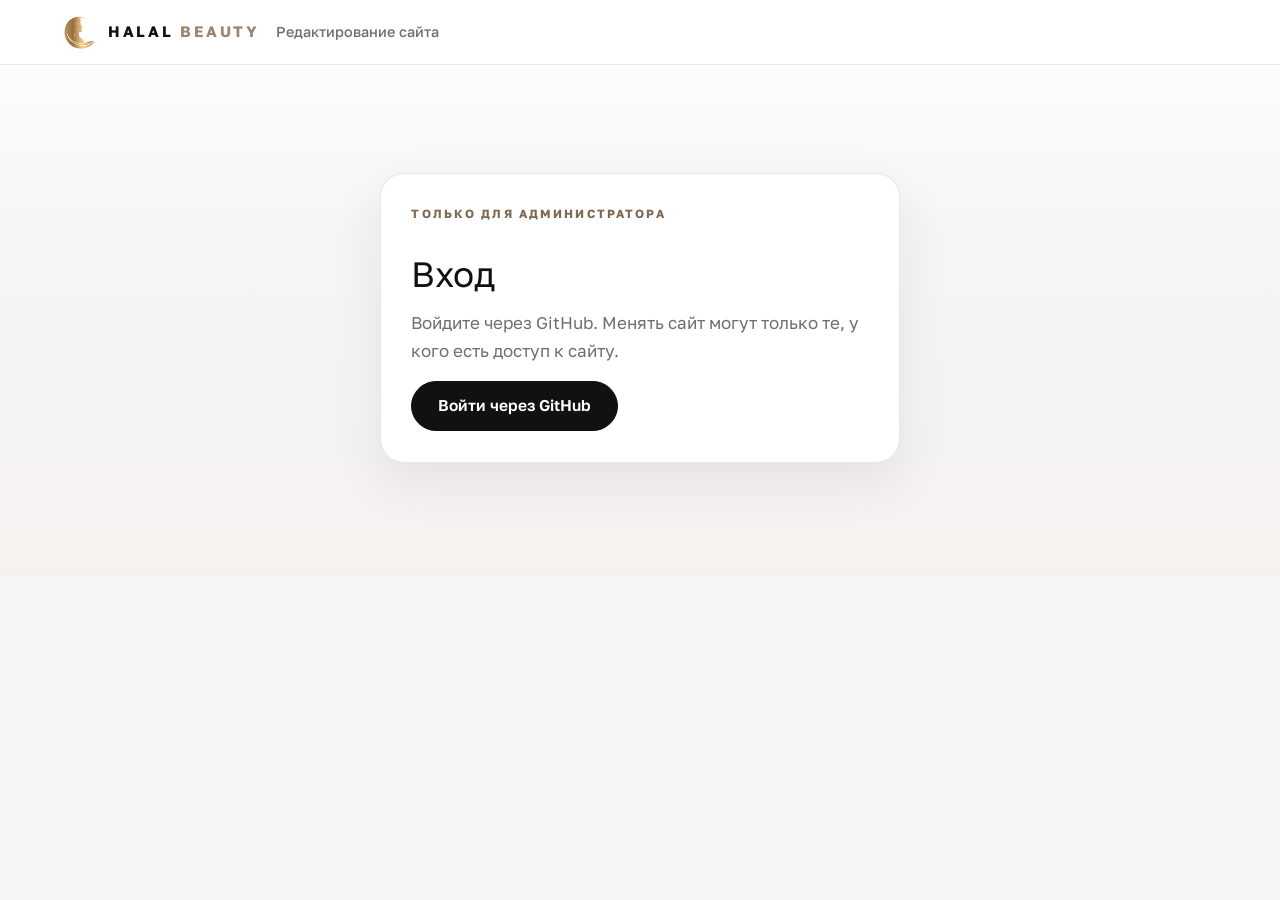
<file: admin/index.html>
<!doctype html>
<html lang="ru">
<head>
<meta charset="utf-8">
<meta name="viewport" content="width=device-width, initial-scale=1, viewport-fit=cover">
<meta name="robots" content="noindex, nofollow">
<meta name="theme-color" content="#F5F5F7">
<title>Halal Beauty — редактирование сайта</title>
<link rel="icon" type="image/png" sizes="64x64" href="../favicon.png">
<link rel="preconnect" href="https://fonts.googleapis.com">
<link rel="preconnect" href="https://fonts.gstatic.com" crossorigin>
<link rel="stylesheet" href="https://fonts.googleapis.com/css2?family=Golos+Text:wght@400;500;600;700;800;900&family=Onest:wght@300;400;500;600&display=swap">
<link rel="stylesheet" href="../styles.css?v=20261125d">
<link rel="stylesheet" href="admin.css?v=20261125d">
</head>
<body class="adm">

<header class="adm-bar">
  <div class="wrap adm-bar-inner">
    <a class="brand" href="../" title="Открыть сайт">
      <img class="brand-mark" src="../logo-128.png" width="128" height="128" alt="">
      <span>Halal <em>Beauty</em></span>
    </a>
    <span class="adm-bar-title">Редактирование сайта</span>
    <div class="adm-bar-actions" id="bar-actions" hidden>
      <a class="btn btn-plain" href="../" target="_blank" rel="noopener">Открыть сайт</a>
      <button class="btn btn-ghost" type="button" id="logout">Выйти</button>
    </div>
  </div>
</header>

<main class="wrap adm-main">

  <!-- Вход -->
  <section class="adm-screen" id="screen-login" hidden>
    <div class="menu-group adm-card">
      <p class="eyebrow">Только для администратора</p>
      <h1 class="adm-h1">Вход</h1>
      <p class="adm-muted">Войдите через GitHub. Менять сайт могут только те, у кого есть доступ к сайту.</p>
      <button class="btn btn-primary" type="button" id="login">Войти через GitHub</button>
      <p class="adm-error" id="login-error" hidden></p>
    </div>
  </section>

  <!-- Загрузка / нет доступа / ошибка -->
  <section class="adm-screen" id="screen-loading">
    <div class="menu-group adm-card"><p class="adm-muted" id="loading-text">Загружаем данные…</p></div>
  </section>

  <section class="adm-screen" id="screen-denied" hidden>
    <div class="menu-group adm-card">
      <h1 class="adm-h1">Нет доступа</h1>
      <p class="adm-muted" id="denied-text">У этого аккаунта GitHub нет прав на изменение сайта. Войдите под другим аккаунтом.</p>
      <button class="btn btn-ghost" type="button" id="denied-logout">Выйти</button>
    </div>
  </section>

  <!-- Редактор -->
  <section class="adm-screen" id="screen-editor" hidden>
    <div class="adm-switch" id="views" role="tablist" aria-label="Раздел сайта">
      <button type="button" role="tab" data-view="news" aria-selected="true">Важное</button>
      <button type="button" role="tab" data-view="price" aria-selected="false">Услуги</button>
      <button type="button" role="tab" data-view="masters" aria-selected="false">Мастера</button>
      <button type="button" role="tab" data-view="training" aria-selected="false">Обучение</button>
      <button type="button" role="tab" data-view="works" aria-selected="false">Работы</button>
      <button type="button" role="tab" data-view="reviews" aria-selected="false">Отзывы</button>
      <button type="button" role="tab" data-view="contacts" aria-selected="false">Контакты</button>
    </div>

    <!-- Важное -->
    <div id="view-news">
      <p class="adm-hint">
        Акции, поздравления и объявления. Запись видна на сайте с первой по последнюю дату
        включительно (время Алматы), потом пропадает сама; без дат — висит постоянно.
        Верхняя запись в списке — первая на сайте. Не забудьте нажать <b>«Сохранить»</b> внизу.
      </p>
      <button type="button" class="adm-add adm-add-group adm-news-add" id="add-news">+ Новая запись</button>
      <div class="adm-works" id="news-list"></div>
    </div>

    <!-- Мастера, обучение, отзывы, контакты: содержимое собирает admin.js -->
    <div id="view-masters" hidden></div>
    <div id="view-training" hidden></div>
    <div id="view-reviews" hidden></div>
    <div id="view-contacts" hidden></div>

    <!-- Прайс -->
    <div id="view-price" hidden>
      <p class="adm-hint">
        Нажмите на название или цену и поправьте. Изменения попадут на сайт только после кнопки
        <b>«Сохранить»</b> внизу; на сайте они появятся через 1–2 минуты.
      </p>
      <div class="adm-tabs-row">
        <div class="cat-nav" id="tabs" role="tablist" aria-label="Категории"></div>
        <button class="adm-pill" type="button" id="add-tab">+ Категория</button>
      </div>
      <div id="tab-tools"></div>
      <div class="menu cat-panel" id="panel"></div>
    </div>

    <!-- Наши работы -->
    <div id="view-works" hidden>
      <p class="adm-hint">
        Каждый блок — карточка на сайте с названием; если в нём несколько фото, их можно листать
        свайпом. Фото сжимаются сами. Первое фото — обложка. Галочка <b>«Показывать»</b> временно
        убирает блок с сайта, не удаляя его. Изменения попадут на сайт после <b>«Сохранить»</b>.
      </p>
      <div class="adm-works" id="works-list"></div>
      <button type="button" class="adm-add adm-add-group" id="add-block">+ Добавить блок</button>
    </div>
  </section>
</main>

<div class="adm-save" id="savebar" hidden>
  <div class="wrap adm-save-inner">
    <span class="adm-save-status" id="save-status">Нет изменений</span>
    <button class="btn btn-primary" type="button" id="save" disabled>Сохранить</button>
  </div>
</div>

<div class="adm-toast" id="toast" role="status" aria-live="polite" hidden></div>

<script src="admin.js?v=20261125d"></script>
</body>
</html>
</file>
<file: styles.css>
/* ============================================================
   HALAL BEAUTY — студия красоты
   Палитра снята с renome-site: светло-серый фон с бежевым
   переходом, чёрный текст, беж как акцент, одна тёмная секция.
   ============================================================ */

:root {
  /* Поверхности */
  --ground:    #F5F5F7;
  --ground-top:#FFFFFF;
  --ground-bot:#F4EEE7;
  --surface:   #FFFFFF;
  --surface-2: #F4EEE7;
  --line:        rgba(17, 17, 17, .09);
  --line-strong: rgba(17, 17, 17, .14);

  /* Текст */
  --ink:   #111111;
  --ink-2: #6E6E73;

  /* Бежевый акцент */
  --beige:      #D8C8B4;
  --beige-dark: #9D856D;   /* декор: линии, звёзды, точки */
  --accent-ink: #7E6A52;   /* тот же беж, но читаемый в мелком тексте */
  --tint:       #E7E1D8;   /* бежевая подложка под фото */

  /* Кнопка-пилюля */
  --cta:       #111111;
  --cta-hover: #000000;
  --on-cta:    #FFFFFF;

  /* Тёмная секция */
  --panel:    #111214;
  --panel-2:  #1B1C20;
  --on-panel: #FFFFFF;
  --on-panel-muted: rgba(255, 255, 255, .7);
  --on-panel-line:  rgba(255, 255, 255, .12);

  --shadow: 0 18px 54px rgba(0, 0, 0, .07);

  /* Ритм */
  --pad: clamp(1.25rem, 5vw, 4rem);
  --header-h: 68px;
  --radius: 18px;

  /* Фактура тёмных панелей: тонкие диагональные штрихи */
  --texture: url("data:image/svg+xml,%3Csvg xmlns='http://www.w3.org/2000/svg' width='36' height='36' viewBox='0 0 36 36'%3E%3Cg stroke='%23D8C8B4' stroke-opacity='.16' stroke-width='1'%3E%3Cpath d='M-4 4L4 -4M-4 40L40 -4M32 40L40 32'/%3E%3C/g%3E%3C/svg%3E");

  color-scheme: light;
}

@media (prefers-color-scheme: dark) {
  :root:not([data-theme="light"]) {
    --ground:    #111214;
    --ground-top:#16171B;
    --ground-bot:#1B1A18;
    --surface:   #1B1C20;
    --surface-2: #23211E;
    --line:        rgba(255, 255, 255, .11);
    --line-strong: rgba(255, 255, 255, .18);

    --ink:   #F5F5F7;
    --ink-2: #A1A1A6;

    --beige:      #D8C8B4;
    --beige-dark: #C6AD90;
    --accent-ink: #D8C8B4;
    --tint:       #2A2724;

    --cta:       #F5F5F7;
    --cta-hover: #FFFFFF;
    --on-cta:    #111214;

    --panel:    #08080A;
    --panel-2:  #131418;
    --on-panel: #FFFFFF;
    --on-panel-muted: rgba(255, 255, 255, .7);
    --on-panel-line:  rgba(255, 255, 255, .12);

    --shadow: 0 18px 54px rgba(0, 0, 0, .5);

    color-scheme: dark;
  }
}

:root[data-theme="dark"] {
  --ground:    #111214;
  --ground-top:#16171B;
  --ground-bot:#1B1A18;
  --surface:   #1B1C20;
  --surface-2: #23211E;
  --line:        rgba(255, 255, 255, .11);
  --line-strong: rgba(255, 255, 255, .18);

  --ink:   #F5F5F7;
  --ink-2: #A1A1A6;

  --beige:      #D8C8B4;
  --beige-dark: #C6AD90;
  --accent-ink: #D8C8B4;
  --tint:       #2A2724;

  --cta:       #F5F5F7;
  --cta-hover: #FFFFFF;
  --on-cta:    #111214;

  --panel:    #08080A;
  --panel-2:  #131418;
  --on-panel: #FFFFFF;
  --on-panel-muted: rgba(255, 255, 255, .7);
  --on-panel-line:  rgba(255, 255, 255, .12);

  --shadow: 0 18px 54px rgba(0, 0, 0, .5);

  color-scheme: dark;
}

/* ---------- База ---------- */

*, *::before, *::after { box-sizing: border-box; }

html {
  overflow-x: clip;
  -webkit-text-size-adjust: 100%;
  background: var(--ground);
}

@media (prefers-reduced-motion: no-preference) {
  html { scroll-behavior: smooth; }
}

body {
  margin: 0;
  background: var(--ground);
  background: linear-gradient(180deg, var(--ground-top) 0%, var(--ground) 26%, var(--ground-bot) 100%);
  background-attachment: fixed;
  color: var(--ink);
  font-family: "Golos Text", "Helvetica Neue", Arial, sans-serif;
  font-size: clamp(1rem, 0.98rem + 0.12vw, 1.0625rem);
  line-height: 1.65;
  overflow-x: clip;
  -webkit-font-smoothing: antialiased;
}

img, svg { max-width: 100%; display: block; }

h1, h2, h3 {
  font-weight: 800;
  text-wrap: balance;
  margin: 0;
  line-height: 1.06;
}

/* Заголовок первого экрана — как на обложке прайса: тонкий гротеск
   (Quicksand — веб-замена Mazzard Soft Light), линия и строка шрифтом Forum. */
h1 { font-weight: 400; }

.hero-title {
  display: block;
  font-family: "Quicksand", "Onest", "Helvetica Neue", Arial, sans-serif;
  font-weight: 300;
  font-size: clamp(2.1rem, 10vw, 6rem);
  line-height: 1.1;
  letter-spacing: .04em;
  margin-right: -.04em;
  text-transform: uppercase;
  white-space: nowrap;
}

.hero-title::after {
  content: "";
  display: block;
  height: 1px;
  margin-top: clamp(.8rem, 2vw, 1.25rem);
  background: linear-gradient(90deg, transparent, var(--beige-dark), transparent);
}

.hero-sub {
  display: block;
  margin-top: clamp(1.4rem, 3.5vw, 2.25rem);
  font-family: "Forum", "Times New Roman", serif;
  font-size: clamp(1.4rem, 5.6vw, 2.75rem);
  line-height: 1.25;
  text-transform: uppercase;
}

.hero-sub span { display: block; }

h2 { font-size: clamp(1.9rem, 4.6vw, 3rem); letter-spacing: -0.032em; }
h3 { font-size: clamp(1.1rem, 1.6vw, 1.3rem); font-weight: 700; letter-spacing: -0.012em; }

p { margin: 0; }
ul { margin: 0; padding: 0; list-style: none; }

a { color: inherit; }

:focus-visible {
  outline: 2px solid var(--ink);
  outline-offset: 3px;
  border-radius: 3px;
}

.wrap {
  width: min(100% - var(--pad) * 2, 1180px);
  margin-inline: auto;
}

section { padding-block: clamp(3.75rem, 8.5vw, 6.5rem); }

.eyebrow {
  font-size: .74rem;
  letter-spacing: .18em;
  text-transform: uppercase;
  color: var(--accent-ink);
  font-weight: 700;
  margin: 0 0 1rem;
}

.lead {
  color: var(--ink-2);
  font-size: clamp(1.02rem, 1.4vw, 1.15rem);
  max-width: 58ch;
}

.lead b { color: var(--ink); font-weight: 700; }
.lead a {
  color: var(--ink);
  text-decoration: none;
  border-bottom: 1px solid var(--line-strong);
}
.lead a:hover { border-bottom-color: var(--ink); }

.rule {
  height: 1px;
  background: var(--line);
  border: 0;
  margin: 0;
}

/* Заголовок секции: колонкой на телефоне, две колонки на широком экране */
.sec-head {
  display: grid;
  gap: 1.25rem;
  margin-bottom: clamp(2.25rem, 4vw, 3.5rem);
}

@media (min-width: 900px) {
  .sec-head {
    grid-template-columns: minmax(0, 1fr) minmax(0, 0.9fr);
    align-items: end;
    gap: 3rem;
  }
}

/* ---------- Кнопки ---------- */

.btn {
  display: inline-flex;
  align-items: center;
  justify-content: center;
  gap: .5rem;
  min-height: 50px;
  padding: 0 1.6rem;
  border-radius: 999px;
  border: 1px solid var(--line-strong);
  background: var(--surface);
  color: var(--ink);
  font: inherit;
  font-weight: 600;
  font-size: .975rem;
  text-decoration: none;
  cursor: pointer;
  transition: transform .22s ease, box-shadow .22s ease, background-color .22s ease, color .22s ease, border-color .22s ease;
}

.btn:hover { transform: translateY(-1px); box-shadow: var(--shadow); }
.btn:active { transform: translateY(0); }

.btn-primary {
  background: var(--cta);
  border-color: var(--cta);
  color: var(--on-cta);
}
.btn-primary:hover { background: var(--cta-hover); border-color: var(--cta-hover); }

.btn-ghost {
  background: var(--surface);
  border-color: var(--line-strong);
  color: var(--ink);
}

.btn-plain {
  background: transparent;
  border-color: transparent;
  color: var(--ink);
}
.btn-plain:hover { box-shadow: none; transform: none; text-decoration: underline; text-underline-offset: 5px; }

.btn-on-panel {
  background: transparent;
  border-color: rgba(255, 255, 255, .3);
  color: var(--on-panel);
}
.btn-on-panel:hover { background: rgba(255, 255, 255, .1); box-shadow: none; }

/* ---------- Шапка ---------- */

.header {
  position: sticky;
  top: 0;
  z-index: 100;
  background: var(--ground);
  background: color-mix(in srgb, var(--ground) 78%, transparent);
  backdrop-filter: blur(18px);
  border-bottom: 1px solid transparent;
  transition: background-color .25s ease, box-shadow .25s ease, border-color .25s ease;
}

.header.scrolled {
  border-bottom-color: var(--line);
  box-shadow: 0 10px 30px rgba(0, 0, 0, .04);
}

.header-inner {
  display: flex;
  align-items: center;
  justify-content: space-between;
  gap: 1rem;
  min-height: 68px;
}

@media (min-width: 980px) {
  .header-inner { min-height: 80px; }
}

.brand {
  display: flex;
  align-items: center;
  gap: .625rem;
  text-decoration: none;
  font-size: .95rem;
  font-weight: 700;
  text-transform: uppercase;
  letter-spacing: .18em;
  white-space: nowrap;
}

.brand-mark {
  width: 34px;
  height: 34px;
  flex: none;
  border-radius: 50%;
  object-fit: cover;
}

/* На тёмном фоне белый диск логотипа получает мягкое кольцо */
:root[data-theme="dark"] .brand-mark { box-shadow: 0 0 0 1px rgba(255, 255, 255, .14); }
@media (prefers-color-scheme: dark) {
  :root:not([data-theme="light"]) .brand-mark { box-shadow: 0 0 0 1px rgba(255, 255, 255, .14); }
}

.brand span { color: var(--ink); }
.brand em { font-style: normal; color: var(--beige-dark); }

.nav-links {
  display: flex;
  align-items: center;
  gap: clamp(.8rem, 1.5vw, 1.75rem);
}

.nav-links a {
  text-decoration: none;
  font-size: clamp(.86rem, 1.05vw, .94rem);
  color: var(--ink-2);
  transition: color .2s ease;
}
.nav-links a:hover { color: var(--ink); }

.header .btn { min-height: 44px; padding: 0 1.25rem; }
.header .btn:hover { transform: none; box-shadow: none; }

.burger {
  position: relative;
  z-index: 2; /* выше оверлея меню, иначе крестик не нажимается */
  display: inline-flex;
  flex-direction: column;
  justify-content: center;
  gap: 5px;
  width: 46px;
  height: 46px;
  padding: 0 11px;
  border: 0;
  background: transparent;
  cursor: pointer;
  flex: none;
}

.burger i {
  display: block;
  height: 2px;
  border-radius: 3px;
  background: var(--ink);
  transition: transform .25s ease, opacity .2s ease;
}

body.nav-open .burger i:nth-child(1) { transform: translateY(7px) rotate(45deg); }
body.nav-open .burger i:nth-child(2) { opacity: 0; }
body.nav-open .burger i:nth-child(3) { transform: translateY(-7px) rotate(-45deg); }

/* Мобильное меню */
@media (max-width: 979px) {
  /* Панель открывается ПОД шапкой, а не поверх неё — кнопка бургера
     остаётся доступной для закрытия при любом порядке наложения.
     Высота задана явно: из-за backdrop-filter шапка может быть containing
     block для fixed, тогда bottom: 0 схлопнул бы панель. */
  .nav {
    position: fixed;
    top: calc(var(--header-h) + 1px);
    left: 0;
    right: 0;
    height: calc(100dvh - var(--header-h) - 1px);
    z-index: 1;
    background: var(--ground);
    padding: 1.25rem var(--pad) 2.5rem;
    display: grid;
    align-content: start;
    gap: .25rem;
    opacity: 0;
    visibility: hidden;
    pointer-events: none;
    transform: translateY(-8px);
    transition: opacity .25s ease, transform .25s ease, visibility .25s;
    overflow-y: auto;
    overscroll-behavior: contain;
  }

  body.nav-open .nav { opacity: 1; visibility: visible; pointer-events: auto; transform: none; }

  .nav-links {
    flex-direction: column;
    align-items: stretch;
    gap: 0;
  }

  .nav-links a {
    font-weight: 700;
    letter-spacing: -.02em;
    font-size: 1.5rem;
    color: var(--ink);
    padding: .7rem 0;
    border-bottom: 1px solid var(--line);
  }

  .nav .btn { margin-top: 1.75rem; }
}

@media (min-width: 980px) {
  .burger { display: none; }
  .nav { display: flex; align-items: center; gap: clamp(.9rem, 1.6vw, 1.75rem); }
}

/* ---------- Герой ---------- */

.hero { padding-block: clamp(2.5rem, 7vw, 4.5rem) clamp(3rem, 7vw, 5rem); }

.hero-copy {
  text-align: center;
  max-width: 760px;
  margin-inline: auto;
}

.hero-logo {
  width: clamp(74px, 19vw, 108px);
  height: auto;
  margin: 0 auto clamp(1.5rem, 4vw, 2.25rem);
  border-radius: 50%;
}

.hero-lead {
  margin: clamp(1.25rem, 3vw, 1.75rem) auto 0;
  color: var(--ink-2);
  font-size: clamp(1.05rem, 1.6vw, 1.3rem);
  line-height: 1.55;
  max-width: 34ch;
}

.hero-actions {
  display: grid;
  gap: .7rem;
  margin-top: clamp(1.75rem, 4vw, 2.5rem);
}

.hero-actions .btn { width: 100%; }

@media (min-width: 620px) {
  .hero-lead { max-width: 46ch; }
  .hero-actions {
    display: flex;
    flex-wrap: wrap;
    justify-content: center;
    gap: .75rem;
  }
  .hero-actions .btn { width: auto; padding-inline: 2rem; }
}

/* Четыре кнопки в один ряд — шире текстовой колонки */
@media (min-width: 960px) {
  .hero-actions { margin-inline: -60px; }
}

/* Кадр с фото и стеклянная карточка поверх */
.hero-frame {
  position: relative;
  margin-top: clamp(2.5rem, 6vw, 3.75rem);
}

.hero-photo {
  aspect-ratio: 4 / 5;
  border-radius: calc(var(--radius) + 14px);
  /* Фото интерьера; если файла нет — остаётся бежевый градиент */
  background:
    url("hero.jpg") center 42% / cover no-repeat,
    linear-gradient(150deg, var(--tint), var(--surface-2) 55%, var(--tint)),
    var(--surface-2);
  box-shadow: 0 28px 90px rgba(0, 0, 0, .16);
  overflow: hidden;
}

.hero-frame img {
  width: 100%;
  height: 100%;
  object-fit: cover;
  border-radius: inherit;
}

.hero-glass {
  margin-top: 1rem;
  border: 1px solid var(--line);
  background: var(--surface);
  border-radius: calc(var(--radius) + 10px);
  padding: 1.4rem;
  box-shadow: var(--shadow);
}

.hero-glass h2 { font-size: 1.35rem; }

.glass-lines {
  display: grid;
  gap: 0;
  margin: 1rem 0 .9rem;
}

.glass-lines li {
  display: flex;
  align-items: baseline;
  justify-content: space-between;
  gap: 1rem;
  padding: .7rem 0;
  border-top: 1px solid var(--line);
  font-size: .95rem;
}

.glass-lines span { color: var(--ink-2); }
.glass-lines b { font-weight: 600; font-variant-numeric: tabular-nums; text-align: right; }

.hero-glass small { color: var(--ink-2); font-size: .825rem; display: block; }

@media (min-width: 860px) {
  .hero-photo { aspect-ratio: 16 / 9; }

  .hero-glass {
    position: absolute;
    right: 1.75rem;
    bottom: 1.75rem;
    z-index: 2;
    margin-top: 0;
    width: min(350px, calc(100% - 3.5rem));
    background: color-mix(in srgb, var(--surface) 82%, transparent);
    backdrop-filter: blur(18px);
    border-color: color-mix(in srgb, var(--surface) 60%, transparent);
    box-shadow: 0 20px 60px rgba(0, 0, 0, .14);
  }
}

.hero-facts {
  display: grid;
  gap: 1px;
  margin-top: clamp(2.5rem, 5vw, 3.25rem);
  background: var(--line);
  border: 1px solid var(--line);
  border-radius: var(--radius);
  overflow: hidden;
  box-shadow: var(--shadow);
}

@media (min-width: 560px) {
  .hero-facts { grid-template-columns: repeat(3, 1fr); }
}

.hero-facts li {
  background: var(--surface);
  padding: 1.15rem 1.3rem;
}

.hero-facts b {
  display: block;
  font-weight: 800;
  font-size: 1.55rem;
  letter-spacing: -.03em;
  color: var(--ink);
}

.hero-facts span {
  font-size: .865rem;
  color: var(--ink-2);
  line-height: 1.45;
  display: block;
  margin-top: .15rem;
}

/* Поле контактов пустое — элемент скрыт (render.py) */
[data-c-if][hidden] { display: none !important; }

/* ---------- Важное: акции, поздравления, объявления ---------- */

.news { padding-top: 0; }
.news[hidden], .news-card[hidden], .nav-links [hidden] { display: none; }

/* С пунктом «Важное» меню на узком десктопе не помещается: наверх ведёт и логотип */
@media (min-width: 980px) and (max-width: 1180px) {
  .nav-links .nav-home { display: none; }
  .nav-links { gap: .7rem; }
  .nav-links a { font-size: .84rem; white-space: nowrap; }
}

.news-grid {
  display: grid;
  gap: 1rem;
  align-items: start;
  grid-template-columns: repeat(auto-fill, minmax(min(100%, 300px), 1fr));
}

.news-card {
  background: var(--surface);
  border: 1px solid var(--line);
  border-radius: calc(var(--radius) + 10px);
  box-shadow: var(--shadow);
  overflow: hidden;
}

/* Афиша показывается целиком: на ней часто есть текст */
.news-photo { width: 100%; height: auto; }

.news-body { padding: clamp(1.5rem, 2.6vw, 2rem); overflow-wrap: anywhere; }
.news-body h3 { font-size: 1.3rem; line-height: 1.2; }

.news-tag {
  display: flex;
  flex-wrap: wrap;
  justify-content: space-between;
  gap: .3rem 1rem;
  margin-bottom: .8rem;
  font-size: .74rem;
  letter-spacing: .12em;
  text-transform: uppercase;
  font-weight: 700;
  color: var(--accent-ink);
}

.news-term { color: var(--ink-2); font-weight: 600; letter-spacing: 0; text-transform: none; font-size: .825rem; }
.news-text { margin-top: .7rem; color: var(--ink-2); font-size: .95rem; line-height: 1.55; }
.news-price { margin-top: 1rem; display: flex; flex-wrap: wrap; align-items: baseline; gap: .7rem; }
.news-price b { font-size: 1.5rem; font-weight: 700; letter-spacing: -.02em; }
.news-price s { color: var(--ink-2); }
.news-card .btn { width: 100%; margin-top: 1.25rem; }

/* ---------- Услуги ---------- */

/* Переключатель категорий: на телефоне прокручивается вбок */
.cat-nav {
  display: flex;
  gap: .5rem;
  overflow-x: auto;
  overscroll-behavior-x: contain;
  -webkit-overflow-scrolling: touch;
  padding-bottom: .75rem;
  margin-bottom: clamp(1.25rem, 2.5vw, 1.75rem);
  scrollbar-width: thin;
}

.cat-nav::-webkit-scrollbar { height: 4px; }
.cat-nav::-webkit-scrollbar-thumb { background: var(--line-strong); border-radius: 999px; }

.cat-nav button {
  flex: none;
  min-height: 44px;
  padding: 0 1.15rem;
  border-radius: 999px;
  border: 1px solid var(--line);
  background: var(--surface);
  color: var(--ink-2);
  font: inherit;
  font-size: .9rem;
  font-weight: 600;
  white-space: nowrap;
  cursor: pointer;
  transition: background-color .2s ease, color .2s ease, border-color .2s ease;
}

.cat-nav button:hover { color: var(--ink); }

.cat-nav button[aria-selected="true"] {
  background: var(--cta);
  border-color: var(--cta);
  color: var(--on-cta);
}

.menu {
  display: grid;
  gap: clamp(1rem, 2vw, 1.25rem);
}

.cat-panel[hidden] { display: none; }

@media (min-width: 860px) {
  .menu { grid-template-columns: repeat(2, minmax(0, 1fr)); }
  .menu-group.split { grid-column: 1 / -1; }
}

/* Длинные списки внутри широкой карточки — в две колонки */
@media (min-width: 760px) {
  .menu-group.split ul {
    grid-template-columns: repeat(2, minmax(0, 1fr));
    column-gap: clamp(2rem, 4vw, 3.5rem);
  }
}

.menu-group {
  background: var(--surface);
  border: 1px solid var(--line);
  border-radius: calc(var(--radius) + 6px);
  box-shadow: var(--shadow);
  padding: clamp(1.5rem, 2.6vw, 1.9rem);
}

.menu-group h3 {
  padding-bottom: .85rem;
  border-bottom: 1px solid var(--beige-dark);
}

.menu-group ul { margin-top: 1.1rem; display: grid; gap: .9rem; }

.menu-row {
  display: flex;
  align-items: baseline;
  gap: .6rem;
}

.menu-row .name { color: var(--ink); font-size: .975rem; }
.menu-row .name small { display: block; color: var(--ink-2); font-size: .825rem; line-height: 1.45; }
.menu-row .name .meta { margin-top: .15rem; }

/* Состав комплекса — списком, по пункту на строку */
.menu-row .incl {
  display: block;
  margin-top: .4rem;
  color: var(--ink-2);
  font-size: .825rem;
  line-height: 1.5;
}

.menu-row .incl > span {
  display: block;
  position: relative;
  padding-left: .9rem;
}

.menu-row .incl > span::before {
  content: "";
  position: absolute;
  left: .15rem;
  top: .6em;
  width: 4px;
  height: 4px;
  border-radius: 50%;
  background: var(--line-strong);
}

.menu-row .incl .stage {
  padding-left: 0;
  margin-top: .45rem;
  font-style: italic;
  color: var(--ink);
}

.menu-row .incl .stage:first-child { margin-top: 0; }
.menu-row .incl .stage::before { display: none; }

.menu-row .dots {
  flex: 1 1 1.5rem;
  min-width: 1.5rem;
  border-bottom: 1px dotted var(--line-strong);
  transform: translateY(-.3em);
}

.menu-row .price {
  position: relative;
  flex: none;
  font-variant-numeric: tabular-nums;
  font-weight: 700;
  white-space: nowrap;
  text-align: right;
  color: var(--ink);
}

.menu-note b { color: var(--ink); font-weight: 600; }

.menu-note {
  margin-top: clamp(1.5rem, 3vw, 2rem);
  padding: 1.35rem 1.5rem;
  background: var(--surface-2);
  border-radius: calc(var(--radius) + 6px);
  color: var(--ink-2);
  font-size: .925rem;
  max-width: 70ch;
}

/* ---------- Обучение ---------- */

/* Три программы в духе тарифов ChatGPT: тёмно-нейтральные карточки, название и бейдж
   сверху, крупный заголовок, сразу кнопка, ниже цена и список с иконками.
   Средняя карточка выделена бежевой подсветкой. */
.plans {
  display: grid;
  gap: 1.25rem;
  align-items: start;
}

@media (min-width: 900px) {
  .plans { grid-template-columns: repeat(3, minmax(0, 1fr)); gap: 1.5rem; }
}

.plan {
  display: flex;
  flex-direction: column;
  padding: clamp(1.4rem, 3vw, 2rem);
  background: var(--surface);
  border: 1px solid var(--line-strong);
  border-radius: 28px;
}

.plan-hot {
  border: 1.5px solid var(--beige-dark);
  background: linear-gradient(180deg, color-mix(in srgb, var(--beige) 28%, var(--surface)) 0%, var(--surface) 70%);
  box-shadow: var(--shadow);
}

/* Expert — старшая программа: матовое золото без глянца (мягкий градиент + едва заметное зерно).
   Цвета текста переопределены локально: на золоте он тёмный в любой теме. */
.plan-max {
  --ink: #1A1409;
  --ink-2: rgba(26, 20, 9, .74);
  --line: rgba(26, 20, 9, .2);
  --accent-ink: #3B2D14;
  position: relative;
  color: var(--ink);
  border: 1.5px solid rgba(255, 244, 220, .55);
  background:
    url("data:image/svg+xml,%3Csvg xmlns='http://www.w3.org/2000/svg' width='160' height='160'%3E%3Cfilter id='n'%3E%3CfeTurbulence type='fractalNoise' baseFrequency='.85' numOctaves='2' stitchTiles='stitch'/%3E%3CfeColorMatrix values='0 0 0 0 0 0 0 0 0 0 0 0 0 0 0 0 0 0 .1 0'/%3E%3C/filter%3E%3Crect width='100%25' height='100%25' filter='url(%23n)'/%3E%3C/svg%3E"),
    radial-gradient(90% 55% at 15% 0%, rgba(255, 247, 226, .38) 0%, rgba(255, 247, 226, 0) 70%),
    linear-gradient(165deg, #DCC7A0 0%, #C9AE80 52%, #B39466 100%);
  box-shadow:
    0 28px 70px rgba(150, 118, 62, .38),
    inset 0 1px 0 rgba(255, 250, 235, .6);
}

.plan-max .plan-badge { background: #1A1409; color: #E8D8B8; }

.plan-max .plan-btn {
  background: #1A1409;
  border-color: #1A1409;
  color: #F3E7CF;
  box-shadow: 0 10px 26px rgba(26, 20, 9, .28);
}
.plan-max .plan-btn:hover { background: #000000; border-color: #000000; }

.plan-top {
  display: flex;
  align-items: center;
  justify-content: space-between;
  gap: .75rem;
  min-height: 2.4rem;
}

.plan-code {
  font-family: "Onest", "Golos Text", "Helvetica Neue", Arial, sans-serif;
  font-weight: 700;
  font-size: clamp(1.5rem, 2.3vw, 1.85rem);
  line-height: 1;
  letter-spacing: -0.01em;
}

.plan-badge {
  padding: .3rem .8rem;
  border-radius: 999px;
  background: color-mix(in srgb, var(--beige) 45%, transparent);
  color: var(--accent-ink);
  font-size: .72rem;
  font-weight: 700;
  letter-spacing: .08em;
  text-transform: uppercase;
}

.plan-name {
  margin: 1.4rem 0 1.4rem;
  min-height: 2.5em;
  font-family: "Onest", "Golos Text", "Helvetica Neue", Arial, sans-serif;
  font-weight: 500;
  font-size: clamp(1.25rem, 1.9vw, 1.5rem);
  line-height: 1.2;
  letter-spacing: -0.02em;
}

.plan-btn { width: 100%; }

.plan-price {
  display: flex;
  flex-wrap: wrap;
  align-items: baseline;
  gap: .2rem .6rem;
  margin-top: 1.6rem;
}
.plan-price b {
  font-size: clamp(2rem, 3vw, 2.4rem);
  font-weight: 500;
  letter-spacing: -0.02em;
  line-height: 1.1;
}
.plan-price small { color: var(--ink-2); font-size: .9rem; }

.plan-solo { margin-top: .3rem; color: var(--ink-2); font-size: .95rem; }
.plan-solo b { color: var(--ink); font-weight: 600; }

/* Список с иконками */
.plan-facts {
  display: grid;
  gap: .95rem;
  margin-top: 1.6rem;
}
.plan-facts li {
  display: grid;
  grid-template-columns: 1.5rem minmax(0, 1fr);
  gap: .8rem;
  align-items: start;
  font-size: .95rem;
  line-height: 1.45;
}

.plan-facts li > i {
  width: 1.4rem;
  height: 1.4rem;
  background-color: var(--accent-ink);
  -webkit-mask: var(--ic) center / contain no-repeat;
  mask: var(--ic) center / contain no-repeat;
}
.ic-check { --ic: url("data:image/svg+xml,%3Csvg xmlns='http://www.w3.org/2000/svg' viewBox='0 0 24 24' fill='none' stroke='%23000' stroke-width='2' stroke-linecap='round' stroke-linejoin='round'%3E%3Cpath d='M5 12.5l4.5 4.5L19 7.5'/%3E%3C/svg%3E"); }
.ic-time  { --ic: url("data:image/svg+xml,%3Csvg xmlns='http://www.w3.org/2000/svg' viewBox='0 0 24 24' fill='none' stroke='%23000' stroke-width='1.7' stroke-linecap='round' stroke-linejoin='round'%3E%3Ccircle cx='12' cy='12' r='8.5'/%3E%3Cpath d='M12 7.5V12l3 2'/%3E%3C/svg%3E"); }
.ic-practice { --ic: url("data:image/svg+xml,%3Csvg xmlns='http://www.w3.org/2000/svg' viewBox='0 0 24 24' fill='none' stroke='%23000' stroke-width='1.7' stroke-linecap='round' stroke-linejoin='round'%3E%3Ccircle cx='12' cy='8' r='3.5'/%3E%3Cpath d='M5 20c.6-3.6 3.4-5.5 7-5.5s6.4 1.9 7 5.5'/%3E%3C/svg%3E"); }

/* Раскрывающаяся программа — как в тарифах JUZQ: список выезжает над строкой «+ Программа обучения»,
   пункты появляются по очереди, плюс поворачивается в крестик. Высота анимируется через
   grid-template-rows (0fr → 1fr), поэтому не нужен хак с max-height. Без JS список виден всегда. */
.plan-more {
  margin-top: auto;
  padding-top: 1.4rem;
}

.plan-more-wrap { display: block; }

.js .plan-more-wrap {
  display: grid;
  grid-template-rows: 0fr;
  opacity: 0;
  transform: translateY(-10px);
  visibility: hidden;
  transition:
    grid-template-rows .6s cubic-bezier(.4, 0, .2, 1),
    opacity .45s cubic-bezier(.4, 0, .2, 1),
    transform .6s cubic-bezier(.4, 0, .2, 1),
    visibility 0s linear .6s;
}
.js .plan-more.is-open .plan-more-wrap {
  grid-template-rows: 1fr;
  opacity: 1;
  transform: none;
  visibility: visible;
  transition-delay: 0s, 0s, 0s, 0s;
}
.js .plan-more-inner { min-height: 0; overflow: hidden; }

/* Заголовки, пункты и примечание: поочерёдное появление */
.js .plan-more-inner > p,
.js .plan-list li {
  opacity: 0;
  transform: translateY(-10px);
  transition: opacity .25s ease, transform .25s ease;
}
.js .plan-more.is-open .plan-more-inner > p,
.js .plan-more.is-open .plan-list li {
  opacity: 1;
  transform: none;
  transition: opacity .45s cubic-bezier(.4, 0, .2, 1), transform .45s cubic-bezier(.4, 0, .2, 1);
}
.js .plan-more.is-open .plan-more-inner > p:nth-child(1) { transition-delay: .08s; }
.js .plan-more.is-open .plan-list li:nth-child(1)  { transition-delay: .12s; }
.js .plan-more.is-open .plan-list li:nth-child(2)  { transition-delay: .17s; }
.js .plan-more.is-open .plan-list li:nth-child(3)  { transition-delay: .22s; }
.js .plan-more.is-open .plan-list li:nth-child(4)  { transition-delay: .27s; }
.js .plan-more.is-open .plan-list li:nth-child(5)  { transition-delay: .32s; }
.js .plan-more.is-open .plan-list li:nth-child(6)  { transition-delay: .37s; }
.js .plan-more.is-open .plan-list li:nth-child(7)  { transition-delay: .42s; }
.js .plan-more.is-open .plan-list li:nth-child(n+8) { transition-delay: .47s; }
.js .plan-more.is-open .plan-note { transition-delay: .5s; }

/* Строка-переключатель */
.plan-toggle {
  display: none;
  width: 100%;
  align-items: center;
  gap: .7rem;
  padding: 1.1rem 0 0;
  border: 0;
  border-top: 1px solid var(--line);
  background: none;
  color: inherit;
  font: inherit;
  font-size: .95rem;
  font-weight: 600;
  text-align: left;
  cursor: pointer;
  user-select: none;
  -webkit-tap-highlight-color: transparent;
  transition: transform .3s ease;
}
.js .plan-toggle { display: flex; }
.plan-toggle:active { transform: scale(.98); }

.plan-toggle > i {
  position: relative;
  flex: none;
  width: 1.4rem;
  height: 1.4rem;
  border-radius: 7px;
  background: color-mix(in srgb, var(--beige) 35%, transparent);
  transition: transform .3s ease, background-color .3s ease;
}
.plan-toggle > i::before,
.plan-toggle > i::after {
  content: "";
  position: absolute;
  left: 50%;
  top: 50%;
  width: .62rem;
  height: 1.6px;
  border-radius: 1px;
  background: var(--accent-ink);
  transform: translate(-50%, -50%);
  transition: background-color .3s ease;
}
.plan-toggle > i::after { transform: translate(-50%, -50%) rotate(90deg); }

.plan-toggle:hover > i { background: var(--beige); transform: scale(1.1); }
.plan-toggle:hover > i::before,
.plan-toggle:hover > i::after { background: #111111; }
.plan-more.is-open .plan-toggle > i { transform: rotate(45deg); }
.plan-more.is-open .plan-toggle:hover > i { transform: rotate(45deg) scale(1.1); }

.plan-toggle:focus-visible { outline: 2px solid var(--accent-ink); outline-offset: 4px; border-radius: 8px; }

/* Отступ под списком появляется вместе с раскрытием */
.plan-more-inner { transition: padding-bottom .6s cubic-bezier(.4, 0, .2, 1); }
.plan-more.is-open .plan-more-inner { padding-bottom: 1.1rem; }

.plan-h {
  margin: 0 0 .55rem;
  font-size: .8rem;
  letter-spacing: .08em;
  text-transform: uppercase;
  color: var(--ink-2);
  font-weight: 600;
}
.plan-list + .plan-h { margin-top: 1.1rem; }

@media (prefers-reduced-motion: reduce) {
  .js .plan-more-wrap,
  .js .plan-more-inner,
  .js .plan-more-inner > p,
  .js .plan-list li,
  .plan-toggle,
  .plan-toggle > i { transition: none !important; }
}

.plan-list { display: grid; gap: .45rem; }
.plan-list li {
  position: relative;
  padding-left: 1.1rem;
  color: var(--ink-2);
  font-size: .9rem;
  line-height: 1.5;
}
.plan-list li::before {
  content: "";
  position: absolute;
  left: .1rem;
  top: .62em;
  width: .3rem;
  height: .3rem;
  border-radius: 50%;
  background-color: var(--beige-dark);
}

.plan-note {
  margin-top: .9rem;
  color: var(--ink-2);
  font-size: .85rem;
  line-height: 1.55;
  font-style: italic;
}

.plans-foot {
  margin-top: 1.75rem;
  text-align: center;
  color: var(--ink-2);
  font-size: .95rem;
}
.plans-foot a { color: var(--ink); text-underline-offset: 4px; }

/* ---------- Мастера ---------- */

.masters {
  display: grid;
  gap: 1rem;
  grid-template-columns: repeat(auto-fit, minmax(min(100%, 230px), 1fr));
}

.master {
  background: var(--surface);
  border: 1px solid var(--line);
  border-radius: calc(var(--radius) + 6px);
  box-shadow: var(--shadow);
  padding: 1.7rem 1.5rem;
  display: grid;
  gap: .45rem;
  align-content: start;
}

.monogram {
  width: 52px;
  height: 52px;
  border-radius: 50%;
  display: grid;
  place-items: center;
  background: var(--panel);
  color: #FFF;
  font-weight: 700;
  font-size: 1.2rem;
  margin-bottom: .7rem;
}

.master h3 { font-size: 1.2rem; }
.master .role {
  color: var(--accent-ink);
  font-size: .74rem;
  letter-spacing: .13em;
  text-transform: uppercase;
  font-weight: 700;
}
.master p { color: var(--ink-2); font-size: .9rem; margin-top: .3rem; }

/* ---------- Филиалы ---------- */

.branches-head { margin-top: clamp(2.5rem, 6vw, 4rem); }

/* Тонкая золотая линия под заголовком: рисуется слева направо */
.branch-rule {
  display: block;
  width: clamp(72px, 14vw, 140px);
  height: 2px;
  margin-top: 1.1rem;
  border-radius: 2px;
  background: linear-gradient(90deg, var(--beige-dark), var(--beige) 70%, transparent);
  transform-origin: left center;
  transition: transform .9s cubic-bezier(.22, .61, .36, 1) .25s;
}
.js .branches-head:not(.in) .branch-rule { transform: scaleX(0); }

.branches {
  display: grid;
  gap: 1rem;
  grid-template-columns: 1fr; /* телефон: один столбец */
}
@media (min-width: 620px)  { .branches { grid-template-columns: repeat(2, 1fr); } }
@media (min-width: 1240px) { .branches { grid-template-columns: repeat(4, 1fr); } }

.branch {
  position: relative;
  isolation: isolate;
  background: var(--surface);
  border: 1px solid transparent; /* вместо неё — градиентная рамка ::before */
  border-radius: calc(var(--radius) + 6px);
  box-shadow: var(--shadow);
  padding: 1.6rem 1.25rem 1.35rem;
  display: grid;
  gap: .45rem;
  align-content: start;
  transition: transform .45s cubic-bezier(.22, .61, .36, 1);
}

/* Тонкая градиентная рамка в золотом акценте */
.branch::before {
  content: "";
  position: absolute;
  inset: -1px;
  padding: 1px;
  border-radius: calc(var(--radius) + 6px);
  background: linear-gradient(135deg, var(--beige-dark) 0%, var(--beige) 38%, color-mix(in srgb, var(--beige) 22%, transparent) 68%, var(--beige-dark) 100%);
  -webkit-mask: linear-gradient(#000 0 0) content-box, linear-gradient(#000 0 0);
  -webkit-mask-composite: xor;
  mask: linear-gradient(#000 0 0) content-box exclude, linear-gradient(#000 0 0);
  opacity: .55;
  pointer-events: none;
  z-index: 2;
  transition: opacity .45s ease;
}

/* Глубокая тень для hover: заранее нарисована, при наведении проявляется через opacity */
.branch::after {
  content: "";
  position: absolute;
  inset: 0;
  border-radius: inherit;
  box-shadow: 0 30px 70px rgba(126, 106, 82, .26);
  opacity: 0;
  z-index: -1;
  pointer-events: none;
  transition: opacity .45s ease;
}

/* Слой декора: свечение. Обрезан по скруглению карточки */
.branch-fx {
  position: absolute;
  inset: 0;
  border-radius: inherit;
  overflow: hidden;
  pointer-events: none;
  z-index: 0;
}

/* Мягкое золотистое свечение за курсором (двигается только transform) */
.branch-fx::before {
  content: "";
  position: absolute;
  left: 0;
  top: 0;
  width: 360px;
  height: 360px;
  margin: -180px 0 0 -180px;
  background: radial-gradient(circle, color-mix(in srgb, var(--beige) 55%, transparent) 0%, transparent 65%);
  opacity: 0;
  display: none;
  transform: translate3d(var(--mx, -400px), var(--my, -400px), 0);
  transition: opacity .45s ease, transform .35s cubic-bezier(.22, .61, .36, 1);
}

.branch > :not(.branch-fx) { position: relative; z-index: 1; }

.branch h3 { font-size: 1.3rem; }
.branch .role {
  color: var(--accent-ink);
  font-size: .74rem;
  letter-spacing: .13em;
  text-transform: uppercase;
  font-weight: 700;
}

/* Номер: золотая подсветка проявляется под цифрами и линией */
.branch-phone {
  position: relative;
  justify-self: start;
  color: var(--ink);
  font-family: "Onest", "Golos Text", "Helvetica Neue", Arial, sans-serif;
  font-weight: 700;
  font-size: 1.3rem;
  text-decoration: none;
  white-space: nowrap;
  margin-top: .1rem;
}
.branch-phone::before {
  content: "";
  position: absolute;
  inset: -.35rem -.9rem;
  z-index: -1;
  border-radius: 999px;
  background: radial-gradient(closest-side, color-mix(in srgb, var(--beige) 45%, transparent), transparent);
  opacity: 0;
  transition: opacity .45s ease;
}
.branch-phone::after {
  content: "";
  position: absolute;
  left: 0;
  right: 0;
  bottom: -3px;
  height: 2px;
  border-radius: 2px;
  background: linear-gradient(90deg, var(--beige-dark), var(--beige));
  transform: scaleX(0);
  transform-origin: left center;
  transition: transform .45s cubic-bezier(.22, .61, .36, 1);
}
.branch-phone:hover::after,
.branch-phone:focus-visible::after { transform: scaleX(1); }
.branch-phone:hover::before,
.branch-phone:focus-visible::before { opacity: 1; }
.branch-phone:hover { text-decoration: none; }

/* Кнопки: WhatsApp — главная, Instagram и 2ГИС — компактные в одну строку */
.branch-actions {
  display: grid;
  gap: .6rem;
  margin-top: 1rem;
}

.branch-social {
  display: grid;
  grid-template-columns: 1fr 1fr;
  gap: .6rem;
}

.branch-wa {
  position: relative;
  overflow: hidden;
  isolation: isolate;
  width: 100%;
  min-height: 52px;
  background: linear-gradient(135deg, color-mix(in srgb, var(--beige) 30%, #fff) 0%, var(--beige) 100%);
  border-color: color-mix(in srgb, var(--beige-dark) 55%, transparent);
  color: #1A1409;
}
.branch-wa:hover { box-shadow: none; }
/* Блик, пробегающий по кнопке */
.branch-wa::after {
  content: "";
  position: absolute;
  top: 0;
  bottom: 0;
  left: 0;
  width: 55%;
  background: linear-gradient(105deg, transparent 0%, rgba(255, 255, 255, .75) 50%, transparent 100%);
  transform: translateX(-130%) skewX(-18deg);
  pointer-events: none;
  z-index: 1;
}

.branch-chip {
  min-height: 42px;
  padding: 0 .4rem;
  gap: .35rem;
  font-size: .85rem;
  white-space: nowrap;
}
.branch-chip:hover { box-shadow: none; }

.branch .br-ic { flex: none; width: 18px; height: 18px; }
.branch-wa .br-ic { width: 20px; height: 20px; }

/* Появление при прокрутке: карточки выезжают снизу с лёгким размытием, по очереди.
   Анимация (а не transition) — чтобы задержка не влияла на hover-подъём. */
.js .branches.reveal { opacity: 1; transform: none; transition: none; }
.js .branches.reveal:not(.in) .branch { opacity: 0; transform: translateY(30px); }
.js .branches.reveal.in .branch {
  animation: branch-in .8s cubic-bezier(.22, .61, .36, 1) calc(var(--i, 0) * 120ms) backwards;
}
@keyframes branch-in {
  from { opacity: 0; transform: translateY(30px); filter: blur(8px); }
  to   { opacity: 1; transform: none;             filter: blur(0); }
}

@media (hover: hover) and (pointer: fine) {
  .branch-fx::before { display: block; }
  .branch:hover { transform: translateY(-6px); }
  .branch:hover::before { opacity: 1; }
  .branch:hover::after { opacity: 1; }
  .branch:hover .branch-fx::before { opacity: 1; }

  .branch-wa:hover { transform: translateY(-2px); }
  .branch-wa:hover::after { transform: translateX(300%) skewX(-18deg); transition: transform .8s cubic-bezier(.22, .61, .36, 1); }
  .branch-chip:hover { transform: translateY(-2px); }

  .branch .br-ic { transition: transform .35s cubic-bezier(.22, .61, .36, 1); }
  .branch-wa:hover .br-ic { transform: rotate(-10deg) scale(1.15); }
  .branch-chip:hover .br-ic { transform: translateY(-1px) scale(1.18); }
}

.branch:focus-within::before { opacity: 1; }

@media (prefers-reduced-motion: reduce) {
  .branch, .branch::before, .branch::after, .branch-rule,
  .branch-phone::before, .branch-phone::after, .branch .br-ic { transition: none; }
  .js .branches.reveal:not(.in) .branch { opacity: 1; transform: none; }
  .js .branches.reveal.in .branch { animation: none; }
  .js .branches-head:not(.in) .branch-rule { transform: none; }
  .branch-fx::before { display: none; }
  .branch:hover, .branch-wa:hover, .branch-chip:hover,
  .branch-wa:hover .br-ic, .branch-chip:hover .br-ic { transform: none; }
  .branch-wa:hover::after { transform: translateX(-130%) skewX(-18deg); transition: none; }
}

/* ---------- Наши мастера ---------- */

.team {
  --E: 560px;                       /* ширина раскрытой карточки (JS подставляет по ширине экрана) */
  --c: 170px;                       /* ширина свёрнутой */
  --mh: 660px;                      /* высота всех карточек — по самой длинной раскрытой */
  --dim-a: .75;                     /* сила затемнения боковых карточек */
  --sh-a: .42;                      /* прозрачность большой тени */
  --tm-ink: #4B3F35;
  --tm-ink-2: #5B4F45;
  --tm-gold-1: #F1E2BC;
  --tm-gold-2: #C9AE80;
  --tm-gold-3: #B39466;
  position: relative;
}
@media (prefers-color-scheme: dark) {
  :root:not([data-theme="light"]) .team { --dim-a: 1; --sh-a: .55; }
}
:root[data-theme="dark"] .team { --dim-a: 1; --sh-a: .55; }

/* ---- Ряд ----
   Никакого scroll-snap и прокрутки: положение каждой карточки считает script.js
   каждый кадр от дробной позиции ряда (transform, opacity). Вертикальный жест пальцем
   по ряду листает страницу (touch-action: pan-y), горизонтальный — ряд. */
.team-track {
  position: relative;
  isolation: isolate;               /* z-index карточек не выходит за пределы ряда (шапка остаётся выше) */
  height: var(--mh);
  overflow-x: clip;
  touch-action: pan-y;
  overscroll-behavior-x: contain;
  cursor: grab;
  user-select: none;
  -webkit-user-select: none;
  -webkit-tap-highlight-color: transparent;
}
.team-track.is-drag { cursor: grabbing; }

/* Карточка лежит абсолютно; ширину, transform, opacity, z-index ставит скрипт */
.tm-item {
  position: absolute;
  top: 0;
  left: 50%;
  width: var(--c);
  height: 100%;
  border-radius: 28px;
  transform-origin: 50% 50%;
  will-change: transform;
  outline-offset: 5px;
  cursor: pointer;
  visibility: hidden;               /* пока скрипт не расставил */
}
.tm-item.is-center { cursor: default; }

/* Большая мягкая тень: сама рисуется один раз, а меняется только opacity */
.tm-shadow {
  position: absolute;
  inset: 0;
  border-radius: 28px;
  pointer-events: none;
  opacity: 0;
  box-shadow:
    0 30px 80px rgba(0, 0, 0, var(--sh-a)),
    0 0 60px rgba(201, 174, 128, .28);
}

.tm-card {
  position: absolute;
  inset: 0;
  isolation: isolate;
  border-radius: 28px;
  overflow: hidden;
  background: var(--surface);
  border: 1px solid var(--line);
}

/* Затемнение карточки: чем дальше от центра, тем темнее (opacity ставит скрипт) */
.tm-dim {
  position: absolute;
  inset: 0;
  z-index: 5;
  background: rgba(0, 0, 0, var(--dim-a));
  opacity: 0;
  pointer-events: none;
}

/* ---- Свёрнутая карточка ---- (внутренняя раскладка не зависит от текущей ширины карточки) */
.tm-mini {
  --ph: 64px;
  position: absolute;
  top: 0;
  bottom: 0;
  left: 50%;
  width: var(--c);
  margin-left: calc(var(--c) / -2);
  display: flex;
  flex-direction: column;
  align-items: center;
  gap: .55rem;
  padding: 1.25rem .8rem 1.35rem;
  text-align: center;
  opacity: 0;
}
/* тонкая золотая нить вниз — как у вешалки */
.tm-mini::after {
  content: "";
  flex: 1;
  width: 1px;
  margin-top: .5rem;
  background: linear-gradient(to bottom, var(--beige-dark), transparent);
  opacity: calc(.55 * var(--ro, 1));
}
@media (min-width: 640px) { .tm-mini { --ph: 84px; } }
@media (min-width: 900px) { .tm-mini { --ph: 96px; } }

.tm-mini-name {
  font-size: 1.05rem;
  line-height: 1.15;
  letter-spacing: -.01em;
  overflow-wrap: anywhere;
}
.tm-mini-role {
  color: var(--accent-ink);
  font-size: .64rem;
  font-weight: 700;
  letter-spacing: .1em;
  line-height: 1.45;
  text-transform: uppercase;
  overflow-wrap: anywhere;
  opacity: var(--ro, 1);
}
@media (min-width: 640px) { .tm-mini-name { font-size: 1.12rem; } .tm-mini-role { font-size: .68rem; } }
.tm-rl { display: block; }

/* ---- Фото в золотом кольце ----
   Круг под фото — мягкий бежево-золотистый градиент (как верхний блок раскрытой карточки): он
   подчёркивает PNG/WebP с прозрачным фоном и делает любое фото одинаково аккуратным.
   Кольцо тонкое, золотое, с лёгким свечением. Фото кладётся поверх. */
.tm-ring {
  --ph: 132px;
  position: relative;
  isolation: isolate;
  flex: none;
  width: var(--ph);
  aspect-ratio: 1;
  padding: 2px;
  border-radius: 50%;
  background: conic-gradient(from 200deg, #F4E7C2, #C9AE80, #A98B5C, #E9D9AE, #F4E7C2);
}
.tm-ring--arch {
  width: calc(var(--ph) * .82);
  aspect-ratio: 3 / 4;
  border-radius: 999px 999px 22px 22px;
}
.tm-ph {
  position: relative;
  display: block;
  width: 100%;
  height: 100%;
  border-radius: 50%;
  overflow: hidden;
  background:
    radial-gradient(120% 90% at 30% 15%, rgba(255, 252, 244, .75), rgba(255, 252, 244, 0) 60%),
    linear-gradient(160deg, #F3EADB 0%, #E5DED6 48%, #D4BD94 100%);
  box-shadow: 0 0 0 2px #F6EEDC;
}
.tm-ring--arch .tm-ph { border-radius: 999px 999px 19px 19px; }
.tm-ph img {
  position: absolute;
  inset: 0;
  display: block;
  width: 100%;
  height: 100%;
  object-fit: cover;
  object-position: center top;
  opacity: 0;
}
.tm-ph.has-photo img { opacity: 1; }
.team.is-ready .tm-ph img { transition: opacity .4s ease; }
/* Заглушка — только если файла с фото нет; пока ищем файл, круг просто пустой */
.tm-letter {
  position: absolute;
  inset: 0;
  display: none;
  place-items: center;
  color: var(--tm-ink);
  font: 600 calc(var(--ph) * .42)/1 "Onest", "Golos Text", "Helvetica Neue", Arial, sans-serif;
}
.tm-ph.is-empty .tm-letter { display: grid; }
/* Лёгкое свечение кольца. Пульсирует только у центральной карточки — только opacity */
.tm-ring::before {
  content: "";
  position: absolute;
  inset: 0;
  border-radius: inherit;
  box-shadow: 0 0 16px 3px rgba(214, 178, 106, .5);
  opacity: .5;
  pointer-events: none;
}
.tm-item.is-center .tm-full .tm-ring::before { animation: tm-glow 3.6s ease-in-out infinite alternate; }
@keyframes tm-glow { from { opacity: .25; } to { opacity: .95; } }

/* ---- Раскрытая карточка ----
   Как карточки «Почему нам доверяют» (.master): круг сверху, имя, строка капсом, абзац.
   Фон и рамка — из темы сайта. */
.tm-full {
  position: absolute;
  top: 0;
  bottom: 0;
  left: 50%;
  width: var(--E);
  margin-left: calc(var(--E) / -2);
  background: var(--surface);
  color: var(--ink);
  opacity: 0;
}
.tm-inner {
  --ph: 112px;
  display: grid;
  justify-items: start;
  gap: .45rem;
  padding: 1.9rem 1.8rem 2rem;
}
.tm-inner > .tm-ring { margin-bottom: .9rem; }
.tm-name {
  font-size: clamp(1.45rem, 2.4vw, 1.75rem);
  line-height: 1.1;
  letter-spacing: -0.02em;
  overflow-wrap: anywhere;
}
.tm-role {
  color: var(--accent-ink);
  font-size: .74rem;
  font-weight: 700;
  letter-spacing: .13em;
  line-height: 1.45;
  text-transform: uppercase;
}
.tm-about {
  margin-top: .45rem;
  color: var(--ink-2);
  font-size: .97rem;
  line-height: 1.6;
}
@media (max-width: 639px) {
  .tm-inner { --ph: 96px; padding: 1.5rem 1.3rem 1.6rem; }
}

/* Элементы раскрытой карточки проявляются по мере приближения к центру (opacity/transform ставит скрипт) */
.tm-a { opacity: 0; }

/* ---- Управление ---- */
.team-controls {
  display: flex;
  align-items: center;
  justify-content: center;
  gap: 1.25rem;
  margin-top: 2.5rem;
  padding-inline: var(--pad);
}
.team-nav {
  display: grid;
  place-items: center;
  flex: none;
  width: 48px;
  height: 48px;
  padding: 0;
  border-radius: 50%;
  border: 1px solid var(--line-strong);
  background: var(--surface);
  color: var(--ink);
  cursor: pointer;
  transition: transform .22s ease, opacity .22s ease, box-shadow .22s ease;
}
.team-nav:hover:not(:disabled) { transform: translateY(-1px); box-shadow: var(--shadow); }
.team-nav:disabled { opacity: .35; cursor: default; }
.team-meta { display: grid; justify-items: center; gap: .8rem; }
.team-count {
  font-family: "Onest", "Golos Text", "Helvetica Neue", Arial, sans-serif;
  font-weight: 600;
  font-size: 1.05rem;
  letter-spacing: .08em;
  color: var(--ink-2);
}
.team-count b { color: var(--ink); font-weight: 700; }
.team-dots { display: flex; flex-wrap: wrap; justify-content: center; gap: .4rem; max-width: 17rem; }
.team-dot {
  position: relative;
  width: 8px;
  height: 8px;
  padding: 0;
  border: 0;
  border-radius: 50%;
  background: var(--line-strong);
  cursor: pointer;
  transition: transform .3s cubic-bezier(.22, 1, .36, 1), background-color .3s ease;
}
.team-dot::before { content: ""; position: absolute; inset: -8px; }
.team-dot[aria-current="true"] { background: var(--beige-dark); transform: scale(1.5); }

.team-sr {
  position: absolute;
  width: 1px;
  height: 1px;
  overflow: hidden;
  clip-path: inset(50%);
  white-space: nowrap;
}

@media (prefers-reduced-motion: reduce) {
  .team *, .team *::before, .team *::after { transition: none !important; animation: none !important; }
}

/* ---------- Работы ---------- */

.works {
  display: grid;
  gap: 1.5rem 1rem;
  align-items: start; /* у карточек разные пропорции — каждая своей высоты */
  /* auto-fill, а не auto-fit: один-два блока не растягиваются на всю ширину */
  grid-template-columns: repeat(auto-fill, minmax(min(100%, 240px), 1fr));
  margin-bottom: 1.25rem;
}

/* Карточка-карусель: фото листаются свайпом (scroll-snap), как в TikTok.
   Устройство нарочно такое, чтобы при свайпе ничего тяжёлого не пересчитывалось:
   · .work резервирует место под самое высокое фото (--r — его высота/ширина), поэтому
     когда окно меняет высоту, остальная страница не двигается;
   · .work-track всегда одного размера (по самому высокому фото) — лента не меняется
     под пальцем, и Safari не пересчитывает точки «прилипания»;
   · .work-media — окно с пропорциями текущего фото; script.js плавно меняет его высоту,
     а фото в ленте стоят по центру и не масштабируются, окно просто открывает их целиком. */
.work {
  position: relative;
  padding-bottom: calc(100% * var(--r, 1.25) + 3.4rem); /* лента + подпись в одну-две строки */
  contain: layout style;
  overflow-anchor: none; /* окно меняет высоту — браузер не должен «поправлять» прокрутку страницы */
}

.work-live {
  position: absolute;
  top: 0;
  left: 0;
  right: 0;
}

.work-media {
  position: relative;
  display: flex;
  align-items: center; /* лента выше окна — лишнее обрезается поровну сверху и снизу */
  aspect-ratio: 4 / 5; /* запасной вариант; render.py подставляет пропорции первого фото */
  border-radius: calc(var(--radius) + 6px);
  overflow: hidden;
  background: var(--panel);
  box-shadow: 0 10px 28px rgba(0, 0, 0, .1); /* лёгкая: тяжёлую тень пришлось бы перерисовывать на каждом кадре */
  isolation: isolate;
  /* За краем ленты (iPhone «пружинит» при сильном свайпе) и в полях над коротким фото
     виден фон окна. script.js красит его в средний цвет текущего фото — вместо чёрной дыры. */
  transition: background-color .35s ease;
}

.work-track {
  flex: none;
  width: 100%;
  aspect-ratio: 1 / var(--r, 1.25);
  display: flex;
  overflow-x: auto;
  overscroll-behavior-x: none; /* не «пружинить» за краем и не передавать жест странице */
  scroll-snap-type: x mandatory;
  scrollbar-width: none;
  -webkit-overflow-scrolling: touch;
}
.work-track::-webkit-scrollbar { display: none; }
.work-track:focus-visible { outline: 2px solid var(--beige); outline-offset: -4px; }

.work-slide {
  flex: 0 0 100%;
  width: 100%;
  height: 100%;
  object-fit: contain; /* фото целиком, по центру ленты */
  scroll-snap-align: center;
  scroll-snap-stop: always; /* за один свайп — одно фото */
  -webkit-user-select: none;
  user-select: none;
}

/* Подпись и индикатор — под фото */
.work-cap {
  display: flex;
  align-items: flex-start;
  justify-content: space-between;
  gap: .75rem;
  padding: .75rem .25rem 0;
}

.work-title {
  font-size: .95rem;
  font-weight: 600;
  line-height: 1.3;
  color: var(--ink);
}

.work-bars {
  flex: none;
  display: flex;
  gap: 5px;
  margin-top: .42rem; /* по центру первой строки названия */
}
.work-bars i {
  width: 7px;
  height: 7px;
  border-radius: 50%;
  background: var(--line-strong);
  transition: background-color .2s ease, transform .2s ease;
}
.work-bars i.on { background: var(--ink); transform: scale(1.15); }

/* Стрелки нужны только мышке; на телефоне листают пальцем */
.work-nav {
  display: none;
  position: absolute;
  top: 50%;
  z-index: 3;
  width: 38px;
  height: 38px;
  margin-top: -19px;
  padding: 0;
  place-items: center;
  border: 0;
  border-radius: 50%;
  background: rgba(255, 255, 255, .92);
  color: #111;
  cursor: pointer;
  opacity: 0;
  transition: opacity .2s ease;
}
.work-nav.prev { left: .6rem; }
.work-nav.next { right: .6rem; }
.work-nav[disabled] { visibility: hidden; }

@media (hover: hover) and (pointer: fine) {
  .js .work-nav { display: grid; }
  .work-media:hover .work-nav,
  .work:focus-within .work-nav { opacity: 1; }
}

.gallery-note {
  margin-top: 1.25rem;
  color: var(--ink-2);
  font-size: .9rem;
}

.gallery-note a {
  color: var(--ink);
  text-decoration: none;
  border-bottom: 1px solid var(--line-strong);
}
.gallery-note a:hover { border-bottom-color: var(--ink); }

/* ---------- Отзывы ---------- */

.reviews {
  display: grid;
  gap: 1rem;
  grid-template-columns: repeat(auto-fit, minmax(min(100%, 280px), 1fr));
}

.review {
  background: var(--surface);
  border: 1px solid var(--line);
  border-radius: calc(var(--radius) + 10px);
  box-shadow: var(--shadow);
  padding: clamp(1.6rem, 2.6vw, 2rem);
  display: grid;
  gap: 1.25rem;
  align-content: space-between;
}

.review blockquote {
  margin: 0;
  font-size: 1.08rem;
  font-weight: 500;
  letter-spacing: -.011em;
  line-height: 1.5;
  color: var(--ink);
}

.review figcaption { font-size: .875rem; color: var(--ink-2); }
.review figcaption b { display: block; color: var(--ink); font-weight: 600; margin-top: .35rem; }

.stars { color: var(--beige-dark); letter-spacing: .16em; font-size: .9rem; }

/* Первый отзыв — чёрная карточка, как акцент в сетке */
.review:first-child {
  background: var(--panel);
  border-color: var(--panel);
}
.review:first-child blockquote { color: #FFF; }
.review:first-child figcaption { color: var(--on-panel-muted); }
.review:first-child figcaption b { color: #FFF; }
.review:first-child .stars { color: var(--beige); }

/* ---------- Контакты и вопросы ---------- */

.contact-grid {
  display: grid;
  gap: clamp(2rem, 4vw, 3rem);
}

@media (min-width: 900px) {
  .contact-grid { grid-template-columns: minmax(0, .85fr) minmax(0, 1fr); }
}

.contact-card {
  background: var(--surface);
  border: 1px solid var(--line);
  border-radius: calc(var(--radius) + 10px);
  box-shadow: var(--shadow);
  padding: clamp(1.6rem, 3vw, 2.25rem);
}

.contact-list { display: grid; gap: 1.5rem; margin: 0; }

.contact-list dt {
  font-size: .74rem;
  letter-spacing: .16em;
  text-transform: uppercase;
  color: var(--accent-ink);
  font-weight: 700;
  margin-bottom: .3rem;
}

.contact-list dd { margin: 0; font-size: 1.05rem; }
.contact-list dd a { color: var(--ink); text-decoration: none; border-bottom: 1px solid var(--line-strong); }
.contact-list dd a:hover { border-bottom-color: var(--ink); }
.contact-list dd small { display: block; color: var(--ink-2); font-size: .875rem; margin-top: .25rem; }

.faq details { border-bottom: 1px solid var(--line); }
.faq details:first-of-type { border-top: 1px solid var(--line); }

.faq summary {
  list-style: none;
  cursor: pointer;
  padding: 1.15rem 2.5rem 1.15rem 0;
  position: relative;
  font-weight: 600;
  font-size: 1.02rem;
}

.faq summary::-webkit-details-marker { display: none; }

.faq summary::after {
  content: "";
  position: absolute;
  right: .5rem;
  top: 1.5rem;
  width: 10px;
  height: 10px;
  border-right: 1.5px solid var(--ink-2);
  border-bottom: 1.5px solid var(--ink-2);
  transform: rotate(45deg);
  transition: transform .2s ease;
}

.faq details[open] summary::after { transform: rotate(-135deg); top: 1.7rem; }

.faq p {
  color: var(--ink-2);
  padding-bottom: 1.35rem;
  max-width: 62ch;
  font-size: .95rem;
}

/* ---------- Подвал ---------- */

.footer {
  padding-block: clamp(2rem, 4vw, 3rem) 2.5rem;
}

.footer-grid {
  display: grid;
  gap: 2rem;
  align-items: start;
  padding-top: clamp(2rem, 4vw, 2.75rem);
  border-top: 1px solid var(--line);
}

@media (min-width: 760px) {
  .footer-grid { grid-template-columns: 1.3fr 1fr 1fr; gap: 3rem; }
}

.footer p { color: var(--ink-2); font-size: .925rem; max-width: 34ch; margin-top: .875rem; }

.footer-tagline {
  margin-top: .6rem !important;
  font-size: .78rem !important;
  letter-spacing: .18em;
  text-transform: uppercase;
  color: var(--accent-ink) !important;
  font-weight: 700;
}

.footer h4 {
  margin: 0 0 .875rem;
  font-size: .74rem;
  letter-spacing: .16em;
  text-transform: uppercase;
  color: var(--accent-ink);
  font-weight: 700;
}

.footer ul { display: grid; gap: .55rem; }
.footer ul a { color: var(--ink-2); text-decoration: none; font-size: .925rem; }
.footer ul a:hover { color: var(--ink); }

.copy {
  margin-top: clamp(2rem, 4vw, 2.75rem);
  padding-top: 1.5rem;
  border-top: 1px solid var(--line);
  color: var(--ink-2);
  font-size: .825rem;
  display: flex;
  flex-wrap: wrap;
  gap: .5rem 1.5rem;
  justify-content: space-between;
}

/* ---------- Появление при прокрутке ---------- */

.js .reveal {
  opacity: 0;
  transform: translateY(16px);
  transition: opacity .6s ease, transform .6s ease;
}

.js .reveal.in { opacity: 1; transform: none; }

@media (prefers-reduced-motion: reduce) {
  .js .reveal { opacity: 1; transform: none; transition: none; }
  .btn, .burger i, .nav { transition: none; }
  .btn:hover { transform: none; }
}

/* Отступ под липкой шапкой при переходе по якорю */
[id] { scroll-margin-top: 88px; }

/* Якорь «наверх»: нулевая точка документа, без отступа под шапку */
.anchor-top { display: block; height: 0; scroll-margin-top: 0; }
</file>
<file: admin/admin.css>
/* Админка прайса — поверх styles.css сайта, поэтому выглядит как сайт */

[hidden] { display: none !important; }

:root { --adm-danger: #B3261E; }
@media (prefers-color-scheme: dark) { :root:not([data-theme="light"]) { --adm-danger: #FF8F86; } }
:root[data-theme="dark"] { --adm-danger: #FF8F86; }

.adm-bar {
  position: sticky;
  top: 0;
  z-index: 20;
  background: var(--surface);
  background: color-mix(in srgb, var(--surface) 86%, transparent);
  -webkit-backdrop-filter: saturate(1.4) blur(14px);
  backdrop-filter: saturate(1.4) blur(14px);
  border-bottom: 1px solid var(--line);
}

.adm-bar-inner {
  display: flex;
  align-items: center;
  gap: 1rem;
  min-height: 64px;
}

.adm-bar-title { color: var(--ink-2); font-size: .9rem; font-weight: 500; }
.adm-bar-actions { margin-left: auto; display: flex; align-items: center; gap: .5rem; }
.adm-bar .btn { min-height: 42px; padding: 0 1.2rem; font-size: .9rem; }

@media (max-width: 640px) {
  .adm-bar-title { display: none; }
  .adm-bar-actions .btn-plain { display: none; }
}

.adm-main { padding-block: clamp(1.5rem, 4vw, 2.75rem) 7rem; }

.adm-screen { padding: 0; }

.adm-card { max-width: 520px; margin: clamp(1rem, 6vw, 4rem) auto 0; display: grid; gap: 1rem; justify-items: start; }
.adm-h1 { font-size: clamp(1.7rem, 4vw, 2.2rem); }
.adm-muted { color: var(--ink-2); margin: 0; }
.adm-error { color: var(--adm-danger); margin: 0; font-size: .9rem; }

.adm-hint {
  margin: 0 0 1.25rem;
  padding: .9rem 1.1rem;
  border-radius: var(--radius);
  background: var(--surface-2);
  color: var(--ink-2);
  font-size: .9rem;
}
.adm-hint b { color: var(--ink); font-weight: 600; }

/* Категории */
.adm-tabs-row { display: flex; align-items: flex-start; gap: .75rem; }
.adm-tabs-row .cat-nav { flex: 1 1 auto; min-width: 0; }

.adm-pill {
  flex: none;
  min-height: 44px;
  padding: 0 1.1rem;
  border-radius: 999px;
  border: 1px dashed var(--beige-dark);
  background: transparent;
  color: var(--accent-ink);
  font: inherit;
  font-size: .9rem;
  font-weight: 600;
  white-space: nowrap;
  cursor: pointer;
  transition: background-color .2s ease;
}
.adm-pill:hover { background: var(--surface-2); }

.adm-tab-tools {
  display: flex;
  align-items: center;
  gap: .5rem;
  flex-wrap: wrap;
  margin-bottom: 1.25rem;
}
.adm-tab-tools .adm-field { flex: 1 1 14rem; max-width: 22rem; font-weight: 600; }

/* Поля ввода выглядят как текст, пока на них не нажали */
.adm input[type="text"],
.adm input[type="date"],
.adm select,
.adm textarea {
  width: 100%;
  min-width: 0;
  font: inherit;
  color: var(--ink);
  background: transparent;
  border: 1px solid transparent;
  border-radius: 10px;
  padding: .4rem .6rem;
  transition: border-color .15s ease, background-color .15s ease, box-shadow .15s ease;
}
.adm input[type="text"]:hover,
.adm textarea:hover { border-color: var(--line-strong); }
.adm input[type="text"]:focus,
.adm textarea:focus {
  outline: none;
  background: var(--surface);
  border-color: var(--beige-dark);
  box-shadow: 0 0 0 3px rgba(157, 133, 109, .18);
}
.adm input.bad, .adm textarea.bad { border-color: var(--adm-danger); background: rgba(179, 38, 30, .1); }
.adm ::placeholder { color: rgba(110, 110, 115, .6); }

.adm-field-title {
  font-size: clamp(1.1rem, 1.6vw, 1.3rem);
  font-weight: 700;
  letter-spacing: -0.012em;
}

/* Блок (группа) */
.adm .menu-group h3 { padding-bottom: .6rem; }
.adm-group-head { display: flex; flex-wrap: wrap; align-items: center; gap: .4rem; padding-bottom: .6rem; border-bottom: 1px solid var(--beige-dark); }
.adm-group-head .adm-field-title { flex: 1 1 12rem; }
.adm-ico-row { display: flex; align-items: center; gap: .3rem; flex: none; }

.adm-ico {
  display: inline-grid;
  place-items: center;
  width: 34px;
  height: 34px;
  padding: 0;
  border-radius: 50%;
  border: 1px solid var(--line);
  background: var(--surface);
  color: var(--ink-2);
  font: inherit;
  font-size: .95rem;
  line-height: 1;
  cursor: pointer;
  transition: background-color .15s ease, color .15s ease, border-color .15s ease;
}
.adm-ico:hover { color: var(--ink); border-color: var(--line-strong); background: var(--surface-2); }
.adm-ico.danger:hover { color: var(--adm-danger); border-color: var(--adm-danger); background: rgba(179, 38, 30, .1); }
.adm-ico[aria-pressed="true"] { background: var(--cta); border-color: var(--cta); color: var(--on-cta); }
.adm-ico .dot { position: absolute; }

.adm-wide {
  display: inline-flex;
  align-items: center;
  gap: .4rem;
  font-size: .8rem;
  color: var(--ink-2);
  cursor: pointer;
  white-space: nowrap;
}

/* Строка услуги */
.adm-list { margin-top: .9rem; display: grid; gap: .5rem; }
/* styles.css делает списки широких блоков двухколоночными; в админке нужна одна колонка */
.menu-group.split .adm-list { grid-template-columns: minmax(0, 1fr); }

.adm-row {
  display: grid;
  grid-template-columns: minmax(0, 1fr) 8.5rem auto;
  align-items: center;
  gap: .25rem .35rem;
  padding: .15rem 0;
}
.adm-row .f-price { text-align: right; font-weight: 700; font-variant-numeric: tabular-nums; }

@media (max-width: 560px) {
  .adm-row { grid-template-columns: minmax(0, 1fr) auto; }
  .adm-row .f-name { grid-column: 1 / -1; }
  .adm-row .f-price { text-align: left; }
}

.adm-details {
  grid-column: 1 / -1;
  display: grid;
  gap: .4rem;
  margin: .1rem 0 .5rem;
  padding: .75rem .85rem;
  border-radius: 14px;
  background: var(--ground);
  border: 1px solid var(--line);
}
.adm-details label { display: grid; gap: .15rem; font-size: .75rem; font-weight: 600; letter-spacing: .02em; color: var(--ink-2); }
.adm-details input[type="text"], .adm-details textarea { background: var(--surface); border-color: var(--line); font-size: .875rem; font-weight: 400; color: var(--ink); }
.adm-details textarea { resize: vertical; min-height: 7rem; line-height: 1.5; }
.adm-details small { color: var(--ink-2); font-weight: 400; font-size: .75rem; letter-spacing: 0; }

.adm-add {
  margin-top: .75rem;
  justify-self: start;
  min-height: 38px;
  padding: 0 1rem;
  border-radius: 999px;
  border: 1px dashed var(--line-strong);
  background: transparent;
  color: var(--ink-2);
  font: inherit;
  font-size: .85rem;
  font-weight: 600;
  cursor: pointer;
}
.adm-add:hover { color: var(--ink); border-color: var(--beige-dark); }
.adm-add-group { grid-column: 1 / -1; min-height: 52px; border-radius: calc(var(--radius) + 6px); width: 100%; margin: 0; }

/* Панель сохранения */
.adm-save {
  position: fixed;
  left: 0; right: 0; bottom: 0;
  z-index: 20;
  padding-bottom: env(safe-area-inset-bottom);
  background: var(--surface);
  background: color-mix(in srgb, var(--surface) 92%, transparent);
  -webkit-backdrop-filter: saturate(1.4) blur(14px);
  backdrop-filter: saturate(1.4) blur(14px);
  border-top: 1px solid var(--line);
}
.adm-save-inner { display: flex; align-items: center; justify-content: space-between; gap: 1rem; min-height: 68px; }
.adm-save-status { color: var(--ink-2); font-size: .9rem; }
.adm-save-status.dirty { color: var(--ink); font-weight: 600; }
.adm-save .btn[disabled] { opacity: .4; cursor: default; transform: none; box-shadow: none; }

.adm-toast {
  position: fixed;
  left: 50%;
  bottom: calc(86px + env(safe-area-inset-bottom));
  transform: translateX(-50%);
  z-index: 30;
  max-width: min(92vw, 520px);
  padding: .8rem 1.2rem;
  border-radius: 999px;
  background: var(--cta);
  color: var(--on-cta);
  font-size: .9rem;
  box-shadow: var(--shadow);
  text-align: center;
}
.adm-toast.err { background: #B3261E; color: #fff; }

@media (max-width: 560px) {
  .adm-group-head .adm-field-title { flex-basis: 100%; }
}

/* Переключатель разделов: прайс / работы */
.adm-switch {
  display: inline-flex;
  gap: 4px;
  padding: 4px;
  margin-bottom: 1.25rem;
  border-radius: 999px;
  background: var(--surface-2);
  border: 1px solid var(--line);
}
.adm-switch button {
  position: relative;
  min-height: 40px;
  padding: 0 1.3rem;
  border: 0;
  border-radius: 999px;
  background: transparent;
  color: var(--ink-2);
  font: inherit;
  font-size: .9rem;
  font-weight: 600;
  cursor: pointer;
  transition: background-color .15s ease, color .15s ease;
}
.adm-switch button:hover { color: var(--ink); }
.adm-switch button[aria-selected="true"] { background: var(--cta); color: var(--on-cta); }
/* Точка: в этом разделе есть несохранённые правки */
.adm-switch button.dirty::after {
  content: "";
  position: absolute;
  top: 9px;
  right: 10px;
  width: 7px;
  height: 7px;
  border-radius: 50%;
  background: #E0A23A;
}

/* Вкладок семь: на узком экране ряд листается вбок */
.adm-switch { max-width: 100%; overflow-x: auto; scrollbar-width: none; }
.adm-switch::-webkit-scrollbar { display: none; }
.adm-switch button { flex: none; padding: 0 1.1rem; }
.adm-sec-add { margin: 1rem 0 !important; }
.adm-sec-title { margin: 1.5rem 0 1rem; font-size: 1.2rem; }
.adm-news-form small { font-weight: 400; }

/* Важное */
.adm .adm-news-add { margin-bottom: 1rem; }
.adm-news-form { display: grid; gap: .8rem; margin-top: .9rem; grid-template-columns: repeat(2, minmax(0, 1fr)); }
@media (max-width: 560px) { .adm-news-form { grid-template-columns: minmax(0, 1fr); } }
.adm-news-form > .full { grid-column: 1 / -1; }
.adm-news-form > label { display: grid; gap: .25rem; font-size: .78rem; font-weight: 600; color: var(--ink-2); }
.adm .adm-news-form input[type="text"],
.adm .adm-news-form input[type="date"],
.adm .adm-news-form select,
.adm .adm-news-form textarea { min-height: 42px; border-color: var(--line-strong); background: var(--surface); font-size: 1rem; font-weight: 400; }
.adm .adm-news-form textarea { min-height: 6rem; resize: vertical; }
.adm-chips { display: flex; flex-wrap: wrap; gap: .4rem; }
.adm-chips .adm-add { margin: 0; }
.adm-state { margin: .7rem 0 0; font-size: .85rem; font-weight: 600; color: var(--accent-ink); }
.adm-state.off { color: var(--ink-2); }
.adm-news-form .adm-photos { margin: 0; }

/* Наши работы */
.adm-works { display: grid; gap: 1rem; margin-bottom: 1rem; }
.adm-empty { padding: 1.25rem 0; }
.adm-block.is-hidden { opacity: .62; }
.adm-hidden-note { margin: .6rem 0 0; font-size: .85rem; }

.adm-photos {
  list-style: none;
  margin: .9rem 0 0;
  padding: 0;
  display: grid;
  grid-template-columns: repeat(auto-fill, minmax(112px, 1fr));
  gap: .6rem;
}
.adm-photo,
.adm-photo-add {
  position: relative;
  aspect-ratio: 4 / 5;
  border-radius: 12px;
  overflow: hidden;
  background: var(--surface-2);
}
.adm-photo img { width: 100%; height: 100%; object-fit: cover; }
.adm-photo-tag {
  position: absolute;
  top: 6px;
  left: 6px;
  padding: 2px 9px;
  border-radius: 999px;
  background: rgba(0, 0, 0, .62);
  color: #fff;
  font-size: .7rem;
  font-weight: 600;
}
.adm-photo-tools {
  position: absolute;
  left: 4px;
  right: 4px;
  bottom: 4px;
  display: flex;
  justify-content: space-between;
  gap: 2px;
}
.adm-photo-tools .adm-ico { width: 30px; height: 30px; font-size: .8rem; }

.adm-photo-add { border: 1px dashed var(--line-strong); }
.adm-photo-add:hover,
.adm-photo-add:focus-within { border-color: var(--beige-dark); background: var(--surface); }
.adm-photo-add label {
  display: grid;
  place-items: center;
  width: 100%;
  height: 100%;
  padding: .5rem;
  text-align: center;
  font-size: .85rem;
  font-weight: 600;
  color: var(--ink-2);
  cursor: pointer;
}
.adm-photo-add:hover label { color: var(--ink); }
/* Сам input скрыт, но остаётся доступным с клавиатуры */
.adm-file { position: absolute; width: 1px; height: 1px; opacity: 0; overflow: hidden; }
</file>
